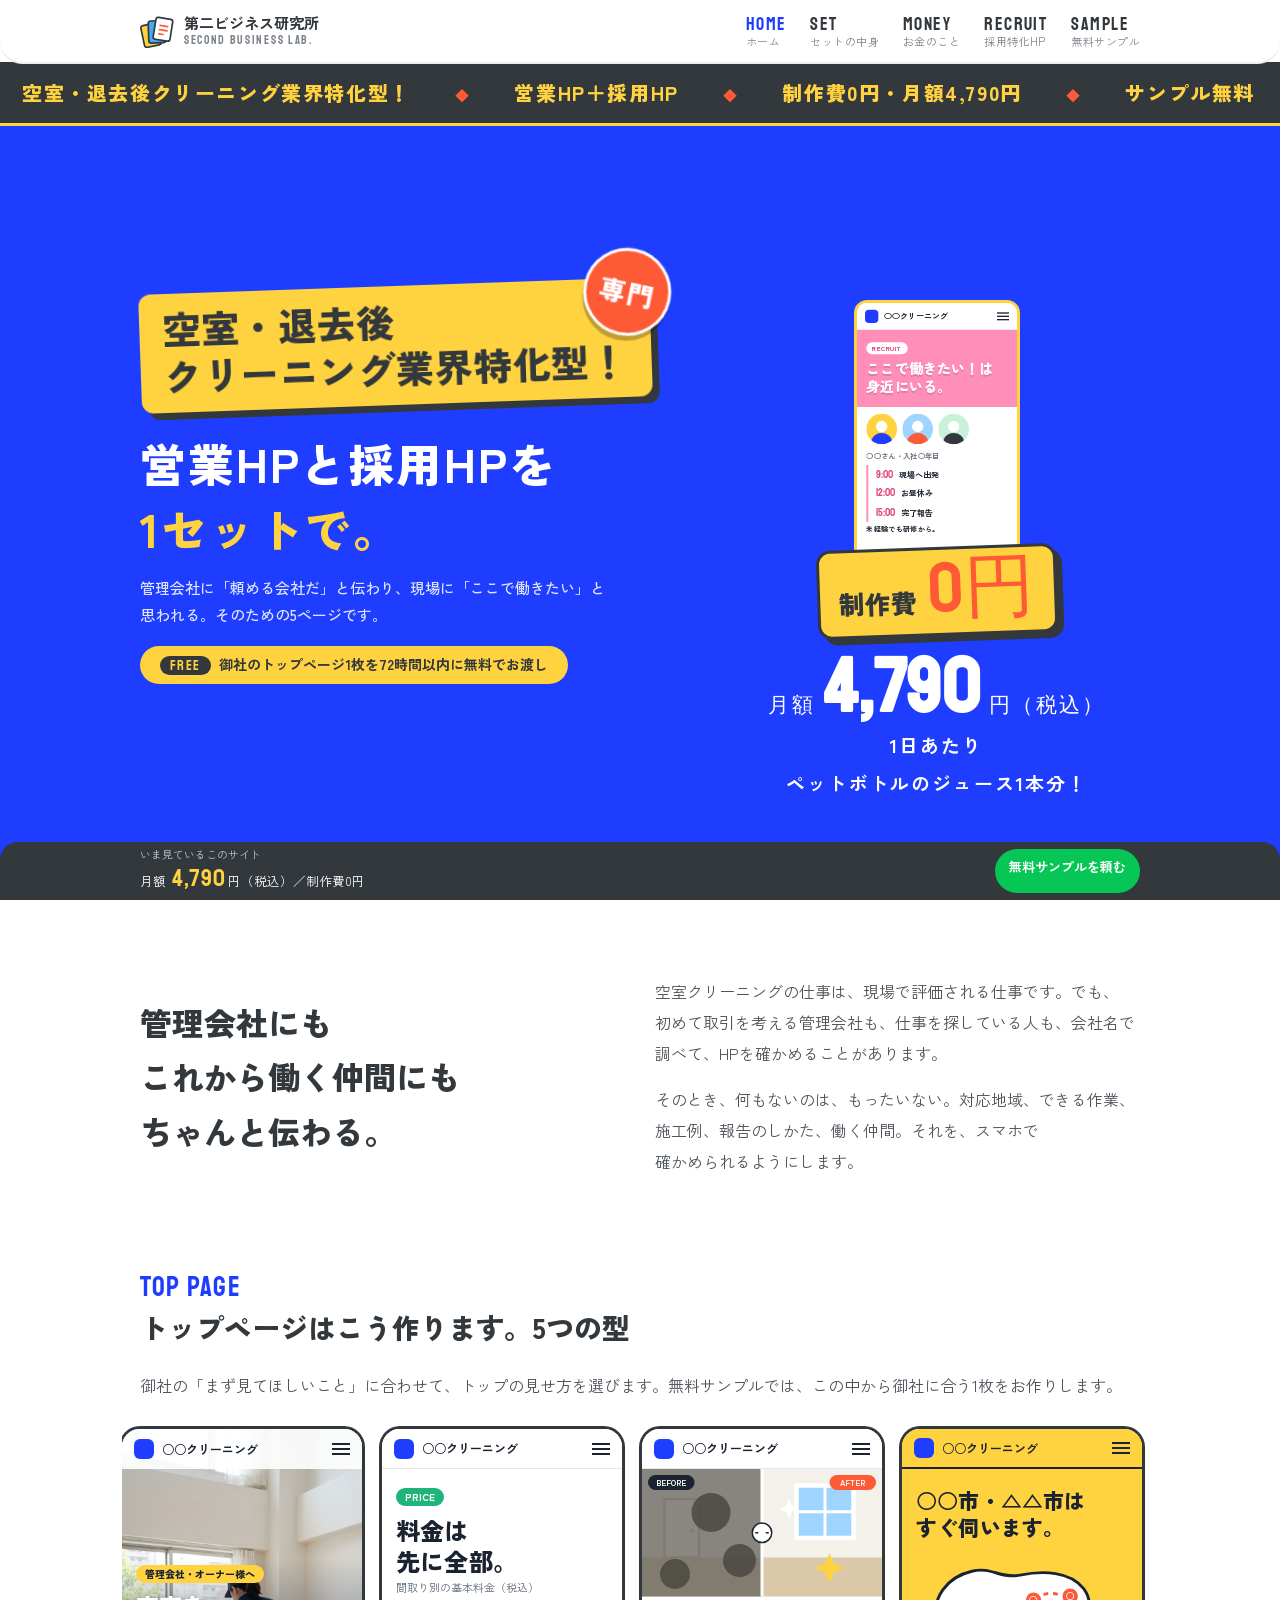
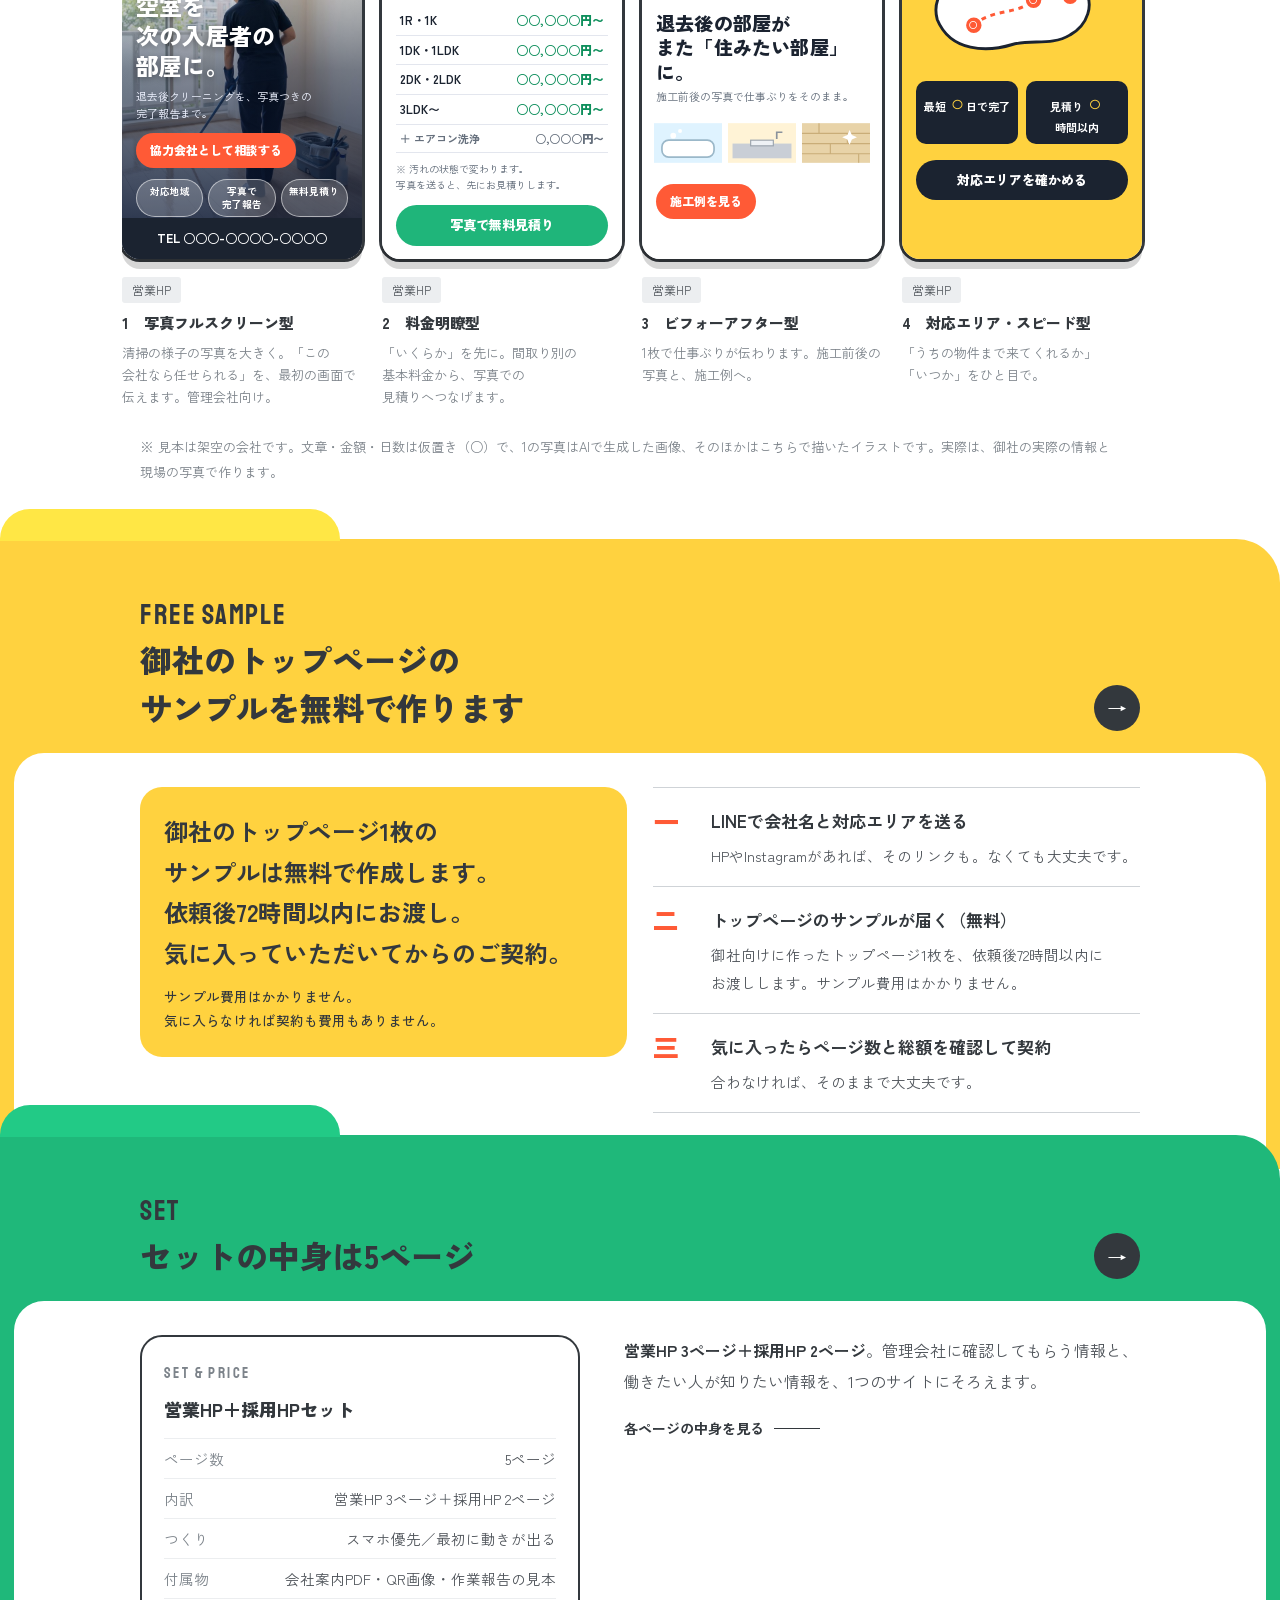
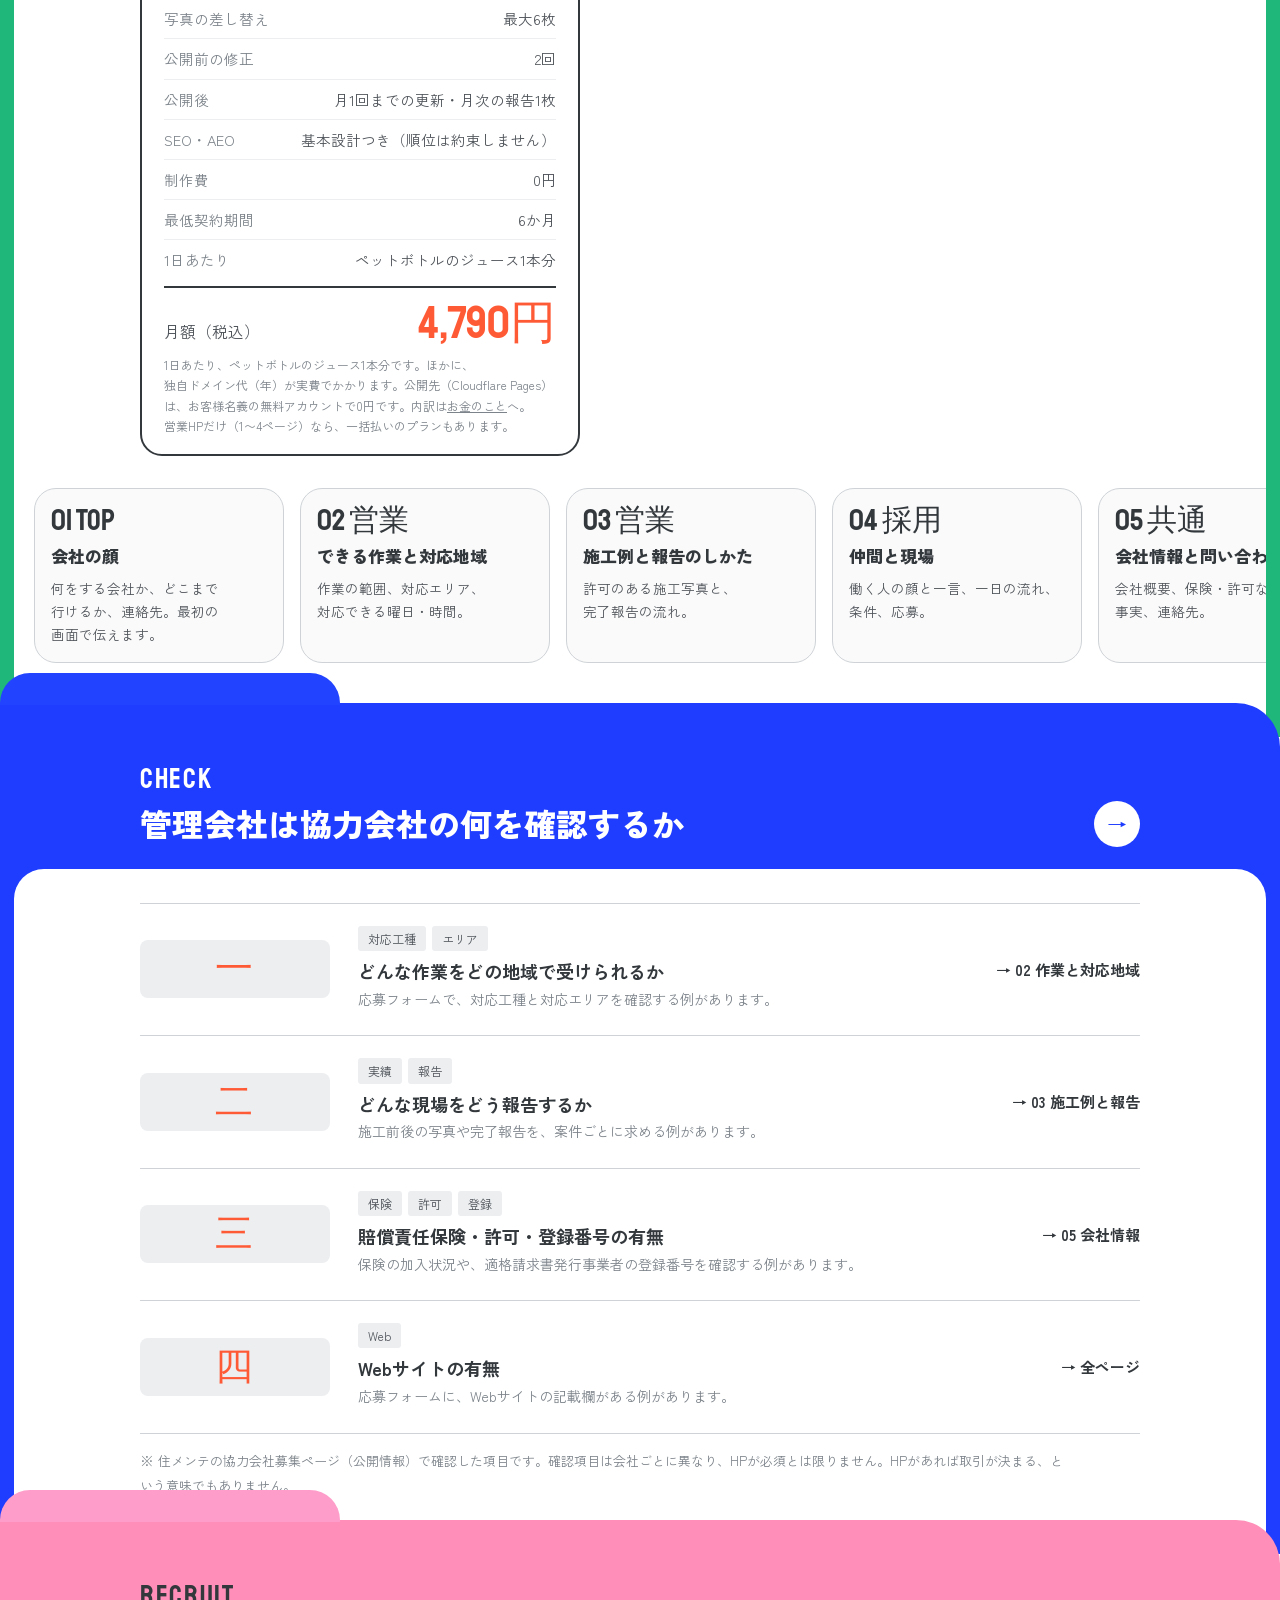
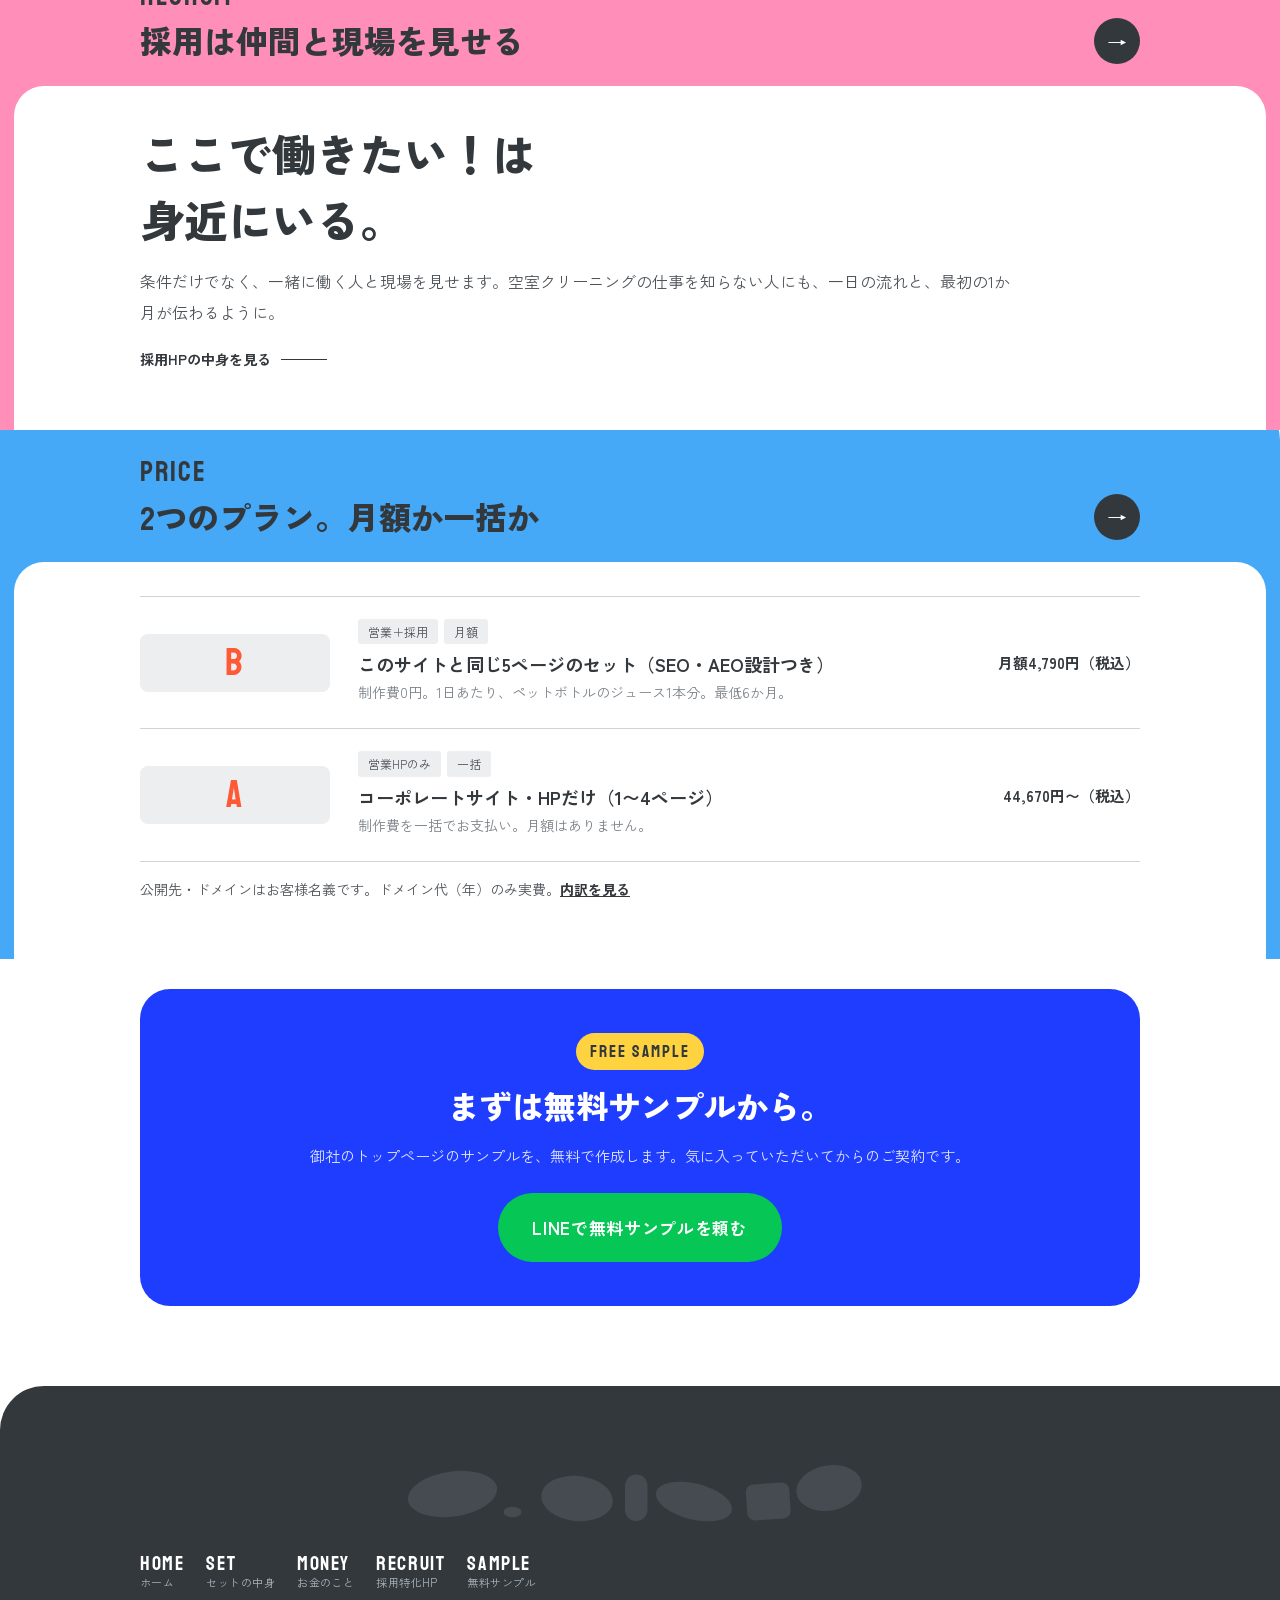
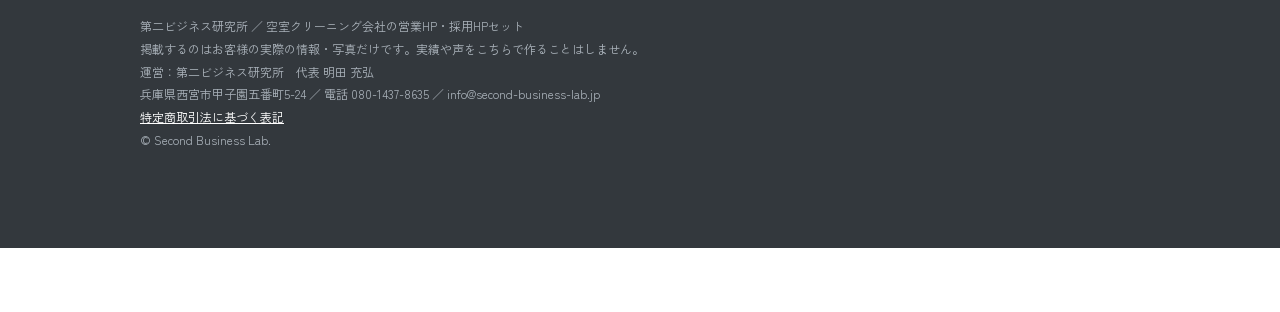
<file: index.html>
<!doctype html>
<html lang="ja" class="no-js">
<head>
<meta charset="utf-8"><meta name="robots" content="noindex,nofollow">
<meta name="viewport" content="width=device-width,initial-scale=1">
<title>空室クリーニング会社の営業HP・採用HPセット｜第二ビジネス研究所</title>
<meta name="description" content="空室クリーニング会社のための、営業HPと採用HPのセット。管理会社に伝わり、仲間にも伝わる5ページ。制作費0円・月額4,790円（税込・最低6か月）。御社のトップページのサンプルは無料、気に入ってから契約。">
<meta name="theme-color" content="#1f3dff">
<meta property="og:type" content="website"><meta property="og:locale" content="ja_JP">
<meta property="og:title" content="空室クリーニング会社の営業HP・採用HPセット｜第二ビジネス研究所"><meta property="og:description" content="空室クリーニング会社のための、営業HPと採用HPのセット。管理会社に伝わり、仲間にも伝わる5ページ。制作費0円・月額4,790円（税込・最低6か月）。御社のトップページのサンプルは無料、気に入ってから契約。">
<link rel="icon" href="data:image/svg+xml,%3Csvg xmlns='http://www.w3.org/2000/svg' viewBox='0 0 40 40'%3E%3Crect width='40' height='40' rx='9' fill='%231f3dff'/%3E%3Crect x='11' y='7' width='18' height='26' rx='3' fill='%23fff'/%3E%3Cpath d='M15 14h10M15 19h10M15 24h6' stroke='%23ff5a36' stroke-width='2.4' stroke-linecap='round'/%3E%3C/svg%3E">
<link rel="preconnect" href="https://fonts.googleapis.com"><link rel="preconnect" href="https://fonts.gstatic.com" crossorigin>
<link href="https://fonts.googleapis.com/css2?family=Staatliches&family=Zen+Kaku+Gothic+New:wght@400;500;700;900&display=swap" rel="stylesheet">
<link rel="stylesheet" href="style.css?v=20261012r">
<script>document.documentElement.className="js"</script>
</head>
<body>
<div id="intro" role="presentation">
<button class="skip" type="button">SKIP</button>
<div class="beat b1"><p class="sm">その<wbr>部屋</p><p class="big">次の<wbr>入居者の<wbr>ために。</p></div>
<div class="beat b2"><svg class="room" viewBox="0 0 320 170" aria-hidden="true">
<rect width="320" height="170" fill="#f4f1ea"/><rect y="118" width="320" height="52" fill="#d9c9a8"/>
<rect x="206" y="22" width="76" height="70" fill="#9fd4ff" stroke="#fff" stroke-width="6"/><path d="M244 22v70M206 57h76" stroke="#fff" stroke-width="4"/>
<rect x="30" y="40" width="46" height="78" fill="#fff" stroke="#c8bfa8" stroke-width="3"/><circle cx="66" cy="82" r="3" fill="#ffd23f"/>
<g class="grime"><rect width="320" height="170" fill="#6d6a63" opacity=".78"/><circle cx="90" cy="60" r="26" fill="#3f3d38" opacity=".7"/><circle cx="170" cy="120" r="30" fill="#3f3d38" opacity=".7"/><circle cx="260" cy="50" r="22" fill="#3f3d38" opacity=".7"/><circle cx="40" cy="140" r="20" fill="#3f3d38" opacity=".7"/></g>
<g class="spark"><path d="M240 60l6 14 14 6-14 6-6 14-6-14-14-6 14-6z" fill="#ffd23f"/><path d="M70 40l4 9 9 4-9 4-4 9-4-9-9-4 9-4z" fill="#fff"/></g>
</svg><p class="big">きれいに<wbr>する<wbr>仕事は<br>ちゃんと<wbr>誇れる。</p></div>
<div class="beat b3"><p class="sm">丁寧な<wbr>仕事なのに</p><p class="big">伝える<wbr>場所が<wbr>ない。</p></div>
<div class="beat b4"><div class="pair"><span class="tagA">営業HP</span><i>×</i><span class="tagB">採用HP</span></div><p class="big">1セットで<br>持つ。</p></div>
<div class="beat b5"><p class="sm">空室クリーニング会社の</p><p class="big">営業・採用HPセット。</p><p class="pr"><b>制作費0円</b> ／ 月額4,790円<wbr>（税込）</p></div>
<div class="progress"><i></i></div>
</div>
<header class="hd"><div class="wrap">
<a class="logo" href="index.html"><svg class="mark" viewBox="0 0 40 40" aria-hidden="true"><rect x="3" y="12" width="20" height="26" rx="3" fill="#ffd23f" stroke="#33383d" stroke-width="2" transform="rotate(-12 13 25)"/><rect x="10" y="8" width="20" height="26" rx="3" fill="#46a9f7" stroke="#33383d" stroke-width="2" transform="rotate(-2 20 21)"/><rect x="17" y="5" width="20" height="26" rx="3" fill="#fff" stroke="#33383d" stroke-width="2" transform="rotate(9 27 18)"/><path d="M23 14h9M23 19h9M23 24h5" stroke="#ff5a36" stroke-width="2" stroke-linecap="round" transform="rotate(9 27 18)"/></svg><span>第二ビジネス研究所<small>SECOND BUSINESS LAB.</small></span></a>
<button class="menu-btn" type="button" aria-expanded="false" aria-controls="gnav"><span>MENU</span><i></i></button>
<ul class="nav" id="gnav"><li><a href="index.html" aria-current="page">HOME<span>ホーム</span></a></li><li><a href="works.html">SET<span>セットの<wbr>中身</span></a></li><li><a href="price.html">MONEY<span>お金の<wbr>こと</span></a></li><li><a href="recruit.html">RECRUIT<span>採用特化HP</span></a></li><li><a href="contact.html">SAMPLE<span>無料サンプル</span></a></li></ul>
</div></header>

<main>
<section class="kv" aria-label="空室クリーニング会社の営業HP・採用HPセット">
<div class="kvband" aria-hidden="true"><div class="track"><span>空室・退去後クリーニング業界特化型！</span><span>営業HP＋採用HP</span><span>制作費0円・月額4,790円</span><span>サンプル無料</span><span>空室・退去後クリーニング業界特化型！</span><span>営業HP＋採用HP</span><span>制作費0円・月額4,790円</span><span>サンプル無料</span></div></div>
<div class="wrap kvg">
<div class="kvl">
<div class="spec"><span class="stamp" aria-hidden="true">専門</span><p class="spec-t"><span class="nb">空室・退去後</span><br><span class="nb">クリーニング業界特化型！</span></p></div>
<h1 class="catch"><span class="nb">営業HPと</span><span class="nb">採用HPを</span><br><em class="nb">1セットで。</em></h1>
<p class="kvsub">管理会社に<wbr>「頼める<wbr>会社だ」と<wbr>伝わり、<wbr>現場に<wbr>「ここで<wbr>働きたい」と<wbr>思われる。<wbr>その<wbr>ための<wbr>5ページです。</p>
<a class="free" href="#free"><b>FREE</b>御社の<wbr>トップページ1枚を<wbr>72時間以内に<wbr>無料で<wbr>お渡し</a>
</div>
<div class="kvr">
<div class="stage" aria-hidden="true"><div class="pg" data-n="1"><div class="mk mk1 ph"><div class="mk-photo"></div><div class="mk-shade"></div><div class="mk-h"><i></i><b>○○クリーニング</b><s></s></div><div class="mk-cp"><span class="mk-tag">管理会社・オーナー様へ</span><h4>空室を<br>次の<wbr>入居者の<br>部屋に。</h4><p>退去後クリーニングを、<wbr>写真つきの<wbr>完了報告まで。</p><span class="mk-btn">協力会社と<wbr>して<wbr>相談する</span><div class="mk-pills"><span>対応地域</span><span>写真で<wbr>完了報告</span><span>無料見積り</span></div></div><div class="mk-tel">TEL ○○○-○○○○-○○○○</div></div></div><div class="pg" data-n="2"><div class="mk mk2"><div class="mk-h"><i></i><b>○○クリーニング</b><s></s></div><div class="mk-top"><span class="mk-tag g">PRICE</span><h4>料金は<br>先に<wbr>全部。</h4><p>間取り別の<wbr>基本料金<wbr>（税込）</p></div><table class="mk-tb"><tr><td>1R・1K</td><td>○○,○○○円〜</td></tr><tr><td>1DK・1LDK</td><td>○○,○○○円〜</td></tr><tr><td>2DK・2LDK</td><td>○○,○○○円〜</td></tr><tr><td>3LDK〜</td><td>○○,○○○円〜</td></tr><tr class="o"><td>＋ エアコン洗浄</td><td>○,○○○円〜</td></tr></table><p class="mk-note">※ 汚れの<wbr>状態で<wbr>変わります。<br>写真を<wbr>送ると、<wbr>先に<wbr>お見積りします。</p><span class="mk-btn g">写真で<wbr>無料見積り</span></div></div><div class="pg" data-n="3"><div class="mk mk3"><div class="mk-h"><i></i><b>○○クリーニング</b><s></s></div><svg viewBox="0 0 320 170" class="mk-svg " aria-hidden="true"><rect width="320" height="170" fill="#f4f1ea"/><rect y="118" width="320" height="52" fill="#d9c9a8"/><rect x="206" y="22" width="76" height="70" fill="#9fd4ff" stroke="#fff" stroke-width="6"/><path d="M244 22v70M206 57h76" stroke="#fff" stroke-width="4"/><rect x="30" y="40" width="46" height="78" fill="#fff" stroke="#c8bfa8" stroke-width="3"/><circle cx="66" cy="82" r="3" fill="#ffd23f"/><rect width="160" height="170" fill="#6d6a63" opacity=".8"/><circle cx="92" cy="58" r="26" fill="#3f3d38" opacity=".7"/><circle cx="44" cy="140" r="20" fill="#3f3d38" opacity=".7"/><circle cx="130" cy="122" r="22" fill="#3f3d38" opacity=".7"/><path d="M250 112l6 14 14 6-14 6-6 14-6-14-14-6 14-6z" fill="#ffd23f"/><path d="M196 40l4 9 9 4-9 4-4 9-4-9-9-4 9-4z" fill="#fff"/><path d="M160 0v170" stroke="#fff" stroke-width="4"/><circle cx="160" cy="85" r="13" fill="#fff" stroke="#1b2330" stroke-width="2"/><path d="M155 85h-4m18 0h-4" stroke="#1b2330" stroke-width="2"/><rect x="8" y="8" width="62" height="20" rx="10" fill="#1b2330"/><text x="39" y="22" fill="#fff" font-size="11" font-weight="700" text-anchor="middle">BEFORE</text><rect x="250" y="8" width="62" height="20" rx="10" fill="#ff5a36"/><text x="281" y="22" fill="#fff" font-size="11" font-weight="700" text-anchor="middle">AFTER</text></svg><h4>退去後の<wbr>部屋が<br>また<wbr>「住みたい<wbr>部屋」に。</h4><p class="mk-sub">施工前後の<wbr>写真で<wbr>仕事ぶりを<wbr>そのまま。</p><div class="mk-photos"><svg viewBox="0 0 120 70" class="mk-th" aria-hidden="true"><rect width="120" height="70" fill="#dff3ff"/><rect x="14" y="30" width="92" height="30" rx="12" fill="#fff" stroke="#9bb8c9" stroke-width="3"/><circle cx="34" cy="22" r="5" fill="#fff"/><circle cx="46" cy="14" r="3.5" fill="#fff"/></svg><svg viewBox="0 0 120 70" class="mk-th" aria-hidden="true"><rect width="120" height="70" fill="#fff3d6"/><rect x="8" y="36" width="104" height="26" fill="#c9ced6"/><rect x="40" y="30" width="40" height="10" fill="#eef1f5" stroke="#9aa3ad" stroke-width="2"/><path d="M86 28v-12h10" stroke="#8a929c" stroke-width="3" fill="none"/></svg><svg viewBox="0 0 120 70" class="mk-th" aria-hidden="true"><rect width="120" height="70" fill="#e8d3a8"/><path d="M0 18h120M0 36h120M0 54h120M30 0v18M80 18v18M50 36v18M100 54v16" stroke="#c9ad78" stroke-width="2"/><path d="M84 12l4 9 9 4-9 4-4 9-4-9-9-4 9-4z" fill="#fff"/></svg></div><span class="mk-btn">施工例を<wbr>見る</span></div></div><div class="pg" data-n="4"><div class="mk mk4"><div class="mk-h"><i></i><b>○○クリーニング</b><s></s></div><h4>○○市・△△市は<br>すぐ<wbr>伺います。</h4><svg viewBox="0 0 220 120" class="mk-map" aria-hidden="true"><path d="M22 70c-6-22 10-44 36-50 20-5 30 8 50 4 24-5 52-4 66 14 12 16 4 38-14 48-20 12-40 4-60 10-26 8-64 8-78-26z" fill="#fff" stroke="#1b2330" stroke-width="3"/><path d="M60 76c20-18 44-10 62-26 12-10 24-8 34-2" stroke="#ff5a36" stroke-width="3" stroke-dasharray="5 5" fill="none"/><g fill="#ff5a36" stroke="#fff" stroke-width="2"><circle cx="60" cy="76" r="9"/><circle cx="122" cy="50" r="9"/><circle cx="160" cy="46" r="9"/></g><g fill="#fff" font-size="9" font-weight="700" text-anchor="middle"><text x="60" y="79">○</text><text x="122" y="53">○</text><text x="160" y="49">○</text></g></svg><div class="mk-badges"><span>最短 <b>○</b>日で<wbr>完了</span><span>見積り <b>○</b>時間以内</span></div><span class="mk-btn k">対応エリアを<wbr>確かめる</span></div></div><div class="pg" data-n="5"><div class="mk mk5"><div class="mk-h"><i></i><b>○○クリーニング</b><s></s></div><div class="mk-hero p"><span class="mk-tag w">RECRUIT</span><h4>ここで<wbr>働きたい！は<br>身近に<wbr>いる。</h4></div><div class="mk-avs"><svg viewBox="0 0 60 60" class="mk-av" aria-hidden="true"><rect width="60" height="60" fill="#ffd23f"/><circle cx="30" cy="25" r="11" fill="#fff"/><path d="M8 60c2-16 12-22 22-22s20 6 22 22z" fill="#1f3dff"/></svg><svg viewBox="0 0 60 60" class="mk-av" aria-hidden="true"><rect width="60" height="60" fill="#9fd4ff"/><circle cx="30" cy="25" r="11" fill="#fff"/><path d="M8 60c2-16 12-22 22-22s20 6 22 22z" fill="#ff5a36"/></svg><svg viewBox="0 0 60 60" class="mk-av" aria-hidden="true"><rect width="60" height="60" fill="#c9f0d8"/><circle cx="30" cy="25" r="11" fill="#fff"/><path d="M8 60c2-16 12-22 22-22s20 6 22 22z" fill="#33383d"/></svg><p>○○さん・入社○年目</p></div><ol class="mk-tl"><li><b>9:00</b>現場へ<wbr>出発</li><li><b>12:00</b>お昼休み</li><li><b>15:00</b>完了報告</li></ol><p class="mk-sub">未経験でも<wbr>研修から。</p><span class="mk-line">LINEで<wbr>応募する</span></div></div></div>
<div class="zero"><span>制作費</span><b>0円</b></div>
<div class="yen en"><small class="mo">月額</small><b>4,790</b><small>円<wbr>（税込）</small></div>
<p class="say">1日あたり<br>ペットボトルの<wbr>ジュース1本分！</p>
</div>
</div></section>

<section class="intro"><div class="wrap">
<p class="stmt rv">管理会社にも<br>これから<wbr>働く<wbr>仲間にも<br>ちゃんと<wbr>伝わる。</p>
<div class="lead rv">
<p>空室クリーニングの<wbr>仕事は、<wbr>現場で<wbr>評価される<wbr>仕事です。<wbr>でも、<wbr>初めて<wbr>取引を<wbr>考える<wbr>管理会社も、<wbr>仕事を<wbr>探している<wbr>人も、<wbr>会社名で<wbr>調べて、<wbr>HPを<wbr>確かめる<wbr>ことがあります。</p>
<p>その<wbr>とき、<wbr>何も<wbr>ないのは、<wbr>もったいない。<wbr>対応地域、<wbr>できる<wbr>作業、<wbr>施工例、<wbr>報告の<wbr>しかた、<wbr>働く<wbr>仲間。<wbr>それを、<wbr>スマホで<wbr>確かめられるようにします。</p>
</div></div></section>

<section class="tops" id="tops"><div class="wrap"><div class="sec-h"><span class="en">TOP PAGE</span><h2>トップページは<wbr>こう<wbr>作ります。<wbr>5つの<wbr>型</h2></div><div class="lead rv"><p>御社の<wbr>「まず<wbr>見てほしい<wbr>こと」に<wbr>合わせて、<wbr>トップの<wbr>見せ方を<wbr>選びます。<wbr>無料サンプルでは、<wbr>この<wbr>中から<wbr>御社に<wbr>合う<wbr>1枚を<wbr>お作りします。</p></div><div class="mkrail"><figure class="mkfig rv"><div class="mkbox"><div class="mk mk1 ph"><div class="mk-photo"></div><div class="mk-shade"></div><div class="mk-h"><i></i><b>○○クリーニング</b><s></s></div><div class="mk-cp"><span class="mk-tag">管理会社・オーナー様へ</span><h4>空室を<br>次の<wbr>入居者の<br>部屋に。</h4><p>退去後クリーニングを、<wbr>写真つきの<wbr>完了報告まで。</p><span class="mk-btn">協力会社と<wbr>して<wbr>相談する</span><div class="mk-pills"><span>対応地域</span><span>写真で<wbr>完了報告</span><span>無料見積り</span></div></div><div class="mk-tel">TEL ○○○-○○○○-○○○○</div></div></div><figcaption><span class="tag">営業HP</span><b>1　写真フルスクリーン型</b><span class="d">清掃の<wbr>様子の<wbr>写真を<wbr>大きく。<wbr>「この<wbr>会社なら<wbr>任せられる」を、<wbr>最初の<wbr>画面で<wbr>伝えます。<wbr>管理会社向け。</span></figcaption></figure><figure class="mkfig rv"><div class="mkbox"><div class="mk mk2"><div class="mk-h"><i></i><b>○○クリーニング</b><s></s></div><div class="mk-top"><span class="mk-tag g">PRICE</span><h4>料金は<br>先に<wbr>全部。</h4><p>間取り別の<wbr>基本料金<wbr>（税込）</p></div><table class="mk-tb"><tr><td>1R・1K</td><td>○○,○○○円〜</td></tr><tr><td>1DK・1LDK</td><td>○○,○○○円〜</td></tr><tr><td>2DK・2LDK</td><td>○○,○○○円〜</td></tr><tr><td>3LDK〜</td><td>○○,○○○円〜</td></tr><tr class="o"><td>＋ エアコン洗浄</td><td>○,○○○円〜</td></tr></table><p class="mk-note">※ 汚れの<wbr>状態で<wbr>変わります。<br>写真を<wbr>送ると、<wbr>先に<wbr>お見積りします。</p><span class="mk-btn g">写真で<wbr>無料見積り</span></div></div><figcaption><span class="tag">営業HP</span><b>2　料金明瞭型</b><span class="d">「いくらか」を<wbr>先に。<wbr>間取り別の<wbr>基本料金から、<wbr>写真での<wbr>見積りへ<wbr>つなげます。</span></figcaption></figure><figure class="mkfig rv"><div class="mkbox"><div class="mk mk3"><div class="mk-h"><i></i><b>○○クリーニング</b><s></s></div><svg viewBox="0 0 320 170" class="mk-svg " aria-hidden="true"><rect width="320" height="170" fill="#f4f1ea"/><rect y="118" width="320" height="52" fill="#d9c9a8"/><rect x="206" y="22" width="76" height="70" fill="#9fd4ff" stroke="#fff" stroke-width="6"/><path d="M244 22v70M206 57h76" stroke="#fff" stroke-width="4"/><rect x="30" y="40" width="46" height="78" fill="#fff" stroke="#c8bfa8" stroke-width="3"/><circle cx="66" cy="82" r="3" fill="#ffd23f"/><rect width="160" height="170" fill="#6d6a63" opacity=".8"/><circle cx="92" cy="58" r="26" fill="#3f3d38" opacity=".7"/><circle cx="44" cy="140" r="20" fill="#3f3d38" opacity=".7"/><circle cx="130" cy="122" r="22" fill="#3f3d38" opacity=".7"/><path d="M250 112l6 14 14 6-14 6-6 14-6-14-14-6 14-6z" fill="#ffd23f"/><path d="M196 40l4 9 9 4-9 4-4 9-4-9-9-4 9-4z" fill="#fff"/><path d="M160 0v170" stroke="#fff" stroke-width="4"/><circle cx="160" cy="85" r="13" fill="#fff" stroke="#1b2330" stroke-width="2"/><path d="M155 85h-4m18 0h-4" stroke="#1b2330" stroke-width="2"/><rect x="8" y="8" width="62" height="20" rx="10" fill="#1b2330"/><text x="39" y="22" fill="#fff" font-size="11" font-weight="700" text-anchor="middle">BEFORE</text><rect x="250" y="8" width="62" height="20" rx="10" fill="#ff5a36"/><text x="281" y="22" fill="#fff" font-size="11" font-weight="700" text-anchor="middle">AFTER</text></svg><h4>退去後の<wbr>部屋が<br>また<wbr>「住みたい<wbr>部屋」に。</h4><p class="mk-sub">施工前後の<wbr>写真で<wbr>仕事ぶりを<wbr>そのまま。</p><div class="mk-photos"><svg viewBox="0 0 120 70" class="mk-th" aria-hidden="true"><rect width="120" height="70" fill="#dff3ff"/><rect x="14" y="30" width="92" height="30" rx="12" fill="#fff" stroke="#9bb8c9" stroke-width="3"/><circle cx="34" cy="22" r="5" fill="#fff"/><circle cx="46" cy="14" r="3.5" fill="#fff"/></svg><svg viewBox="0 0 120 70" class="mk-th" aria-hidden="true"><rect width="120" height="70" fill="#fff3d6"/><rect x="8" y="36" width="104" height="26" fill="#c9ced6"/><rect x="40" y="30" width="40" height="10" fill="#eef1f5" stroke="#9aa3ad" stroke-width="2"/><path d="M86 28v-12h10" stroke="#8a929c" stroke-width="3" fill="none"/></svg><svg viewBox="0 0 120 70" class="mk-th" aria-hidden="true"><rect width="120" height="70" fill="#e8d3a8"/><path d="M0 18h120M0 36h120M0 54h120M30 0v18M80 18v18M50 36v18M100 54v16" stroke="#c9ad78" stroke-width="2"/><path d="M84 12l4 9 9 4-9 4-4 9-4-9-9-4 9-4z" fill="#fff"/></svg></div><span class="mk-btn">施工例を<wbr>見る</span></div></div><figcaption><span class="tag">営業HP</span><b>3　ビフォーアフター型</b><span class="d">1枚で<wbr>仕事ぶりが<wbr>伝わります。<wbr>施工前後の<wbr>写真と、<wbr>施工例へ。</span></figcaption></figure><figure class="mkfig rv"><div class="mkbox"><div class="mk mk4"><div class="mk-h"><i></i><b>○○クリーニング</b><s></s></div><h4>○○市・△△市は<br>すぐ<wbr>伺います。</h4><svg viewBox="0 0 220 120" class="mk-map" aria-hidden="true"><path d="M22 70c-6-22 10-44 36-50 20-5 30 8 50 4 24-5 52-4 66 14 12 16 4 38-14 48-20 12-40 4-60 10-26 8-64 8-78-26z" fill="#fff" stroke="#1b2330" stroke-width="3"/><path d="M60 76c20-18 44-10 62-26 12-10 24-8 34-2" stroke="#ff5a36" stroke-width="3" stroke-dasharray="5 5" fill="none"/><g fill="#ff5a36" stroke="#fff" stroke-width="2"><circle cx="60" cy="76" r="9"/><circle cx="122" cy="50" r="9"/><circle cx="160" cy="46" r="9"/></g><g fill="#fff" font-size="9" font-weight="700" text-anchor="middle"><text x="60" y="79">○</text><text x="122" y="53">○</text><text x="160" y="49">○</text></g></svg><div class="mk-badges"><span>最短 <b>○</b>日で<wbr>完了</span><span>見積り <b>○</b>時間以内</span></div><span class="mk-btn k">対応エリアを<wbr>確かめる</span></div></div><figcaption><span class="tag">営業HP</span><b>4　対応エリア・スピード型</b><span class="d">「うちの<wbr>物件まで<wbr>来てくれるか」<wbr>「いつか」を<wbr>ひと目で。</span></figcaption></figure><figure class="mkfig rv"><div class="mkbox"><div class="mk mk5"><div class="mk-h"><i></i><b>○○クリーニング</b><s></s></div><div class="mk-hero p"><span class="mk-tag w">RECRUIT</span><h4>ここで<wbr>働きたい！は<br>身近に<wbr>いる。</h4></div><div class="mk-avs"><svg viewBox="0 0 60 60" class="mk-av" aria-hidden="true"><rect width="60" height="60" fill="#ffd23f"/><circle cx="30" cy="25" r="11" fill="#fff"/><path d="M8 60c2-16 12-22 22-22s20 6 22 22z" fill="#1f3dff"/></svg><svg viewBox="0 0 60 60" class="mk-av" aria-hidden="true"><rect width="60" height="60" fill="#9fd4ff"/><circle cx="30" cy="25" r="11" fill="#fff"/><path d="M8 60c2-16 12-22 22-22s20 6 22 22z" fill="#ff5a36"/></svg><svg viewBox="0 0 60 60" class="mk-av" aria-hidden="true"><rect width="60" height="60" fill="#c9f0d8"/><circle cx="30" cy="25" r="11" fill="#fff"/><path d="M8 60c2-16 12-22 22-22s20 6 22 22z" fill="#33383d"/></svg><p>○○さん・入社○年目</p></div><ol class="mk-tl"><li><b>9:00</b>現場へ<wbr>出発</li><li><b>12:00</b>お昼休み</li><li><b>15:00</b>完了報告</li></ol><p class="mk-sub">未経験でも<wbr>研修から。</p><span class="mk-line">LINEで<wbr>応募する</span></div></div><figcaption><span class="tag">採用HP</span><b>5　採用型</b><span class="d">仲間と<wbr>一日の<wbr>流れ。<wbr>応募の<wbr>入口は、<wbr>LINEか<wbr>電話の<wbr>1つに<wbr>絞ります。</span></figcaption></figure></div><p class="mkfoot">※ 見本は<wbr>架空の<wbr>会社です。<wbr>文章・金額・日数は<wbr>仮置き<wbr>（○）で、<wbr>1の<wbr>写真は<wbr>AIで<wbr>生成した<wbr>画像、<wbr>その<wbr>ほかは<wbr>こちらで<wbr>描いた<wbr>イラストです。<wbr>実際は、<wbr>御社の<wbr>実際の<wbr>情報と<wbr>現場の<wbr>写真で<wbr>作ります。</p></div></section>
<div class="folders">
<section class="folder f-yellow" id="free"><div class="wrap">
<div class="fh"><div><span class="en">FREE SAMPLE</span><h2>御社の<wbr>トップページの<br>サンプルを<wbr>無料で<wbr>作ります</h2></div>
<a class="arrow" href="contact.html" aria-label="無料サンプルの頼み方を見る">→</a></div></div>
<div class="panel"><div class="wrap free-grid">
<div class="rv"><div class="promise">御社の<wbr>トップページ1枚の<br>サンプルは<wbr>無料で<wbr>作成します。<br>依頼後72時間以内に<wbr>お渡し。<br><span class="nb">気に<wbr>入っていただいてからの</span><span class="nb">ご契約。</span><small>サンプル費用は<wbr>かかりません。<wbr>気に入らなければ<wbr>契約も<wbr>費用も<wbr>ありません。</small></div></div>
<ol class="free-steps rv">
<li><span class="n">一</span><b>LINEで<wbr>会社名と<wbr>対応エリアを<wbr>送る</b><span class="d">HPや<wbr>Instagramが<wbr>あれば、<wbr>そのリンクも。<wbr>なくても<wbr>大丈夫です。</span></li>
<li><span class="n">二</span><b>トップページの<wbr>サンプルが<wbr>届く<wbr>（無料）</b><span class="d">御社向けに<wbr>作った<wbr>トップページ1枚を、<wbr>依頼後72時間以内に<wbr>お渡しします。<wbr>サンプル費用は<wbr>かかりません。</span></li>
<li><span class="n">三</span><b>気に<wbr>入ったら<wbr>ページ数と<wbr>総額を<wbr>確認して<wbr>契約</b><span class="d">合わなければ、<wbr>そのままで<wbr>大丈夫です。</span></li>
</ol>
</div></div>
</section>

<section class="folder f-green"><div class="wrap">
<div class="fh"><div><span class="en">SET</span><h2>セットの<wbr>中身は<wbr>5ページ</h2></div>
<a class="arrow" href="works.html" aria-label="セットの中身を見る">→</a></div></div>
<div class="panel"><div class="wrap two"><div class="receipt rv" aria-label="このセットの仕様と金額">
<h2>SET &amp; PRICE</h2>
<div class="ttl">営業HP＋採用HPセット</div>
<dl>
<dt>ページ数</dt><dd>5ページ</dd>
<dt>内訳</dt><dd><span class="nb">営業HP 3ページ</span><span class="nb">＋採用HP 2ページ</span></dd>
<dt>つくり</dt><dd><span class="nb">スマホ優先／</span><span class="nb">最初に<wbr>動きが<wbr>出る</span></dd>
<dt>付属物</dt><dd><span class="nb">会社案内PDF・</span><span class="nb">QR画像・</span><span class="nb">作業報告の<wbr>見本</span></dd>
<dt>写真の<wbr>差し替え</dt><dd>最大6枚</dd>
<dt>公開前の<wbr>修正</dt><dd>2回</dd>
<dt>公開後</dt><dd><span class="nb">月1回までの<wbr>更新・</span><span class="nb">月次の<wbr>報告1枚</span></dd>
<dt>SEO・AEO</dt><dd><span class="nb">基本設<wbr>計つき</span><span class="nb">（順位は<wbr>約束しません）</span></dd>
<dt>制作費</dt><dd>0円</dd>
<dt>最低契約期間</dt><dd>6か<wbr>月</dd>
<dt>1日あたり</dt><dd>ペットボトルの<wbr>ジュース1本分</dd>
</dl>
<div class="total"><span>月額<wbr>（税込）</span><b>4,790円</b></div>
<p class="note">1日あたり、<wbr>ペットボトルの<wbr>ジュース1本分です。<wbr>ほかに、<wbr>独自ドメイン代<wbr>（年）が<wbr>実費で<wbr>かかります。<wbr>公開先<wbr>（Cloudflare Pages）は、<wbr>お客様名義の<wbr>無料アカウントで<wbr>0円です。<wbr>内訳は<a href="price.html">お金の<wbr>こと</a>へ。<wbr>営業HPだけ<wbr>（1〜4ページ）なら、<wbr>一括<wbr>払いの<wbr>プランも<wbr>あります。</p>
</div>
<div class="lead rv"><p><b style="color:var(--ink)"><span class="nb">営業HP 3ページ</span>＋<span class="nb">採用HP 2ページ</span></b>。<wbr>管理会社に<wbr>確認して<wbr>もらう<wbr>情報と、<wbr>働きたい<wbr>人が<wbr>知りたい<wbr>情報を、<wbr>1つの<wbr>サイトに<wbr>そろえます。</p>
<p style="margin-top:14px"><a class="more" href="works.html">各ページの<wbr>中身を<wbr>見る</a></p></div></div>
<div class="rail">
<a class="tile" href="works.html"><span class="n">01 TOP</span><span style="font-weight:800;color:var(--ink);font-size:17px;line-height:1.5">会社の<wbr>顔</span><p>何を<wbr>する<wbr>会社か、<wbr>どこまで<wbr>行けるか、<wbr>連絡先。<wbr>最初の<wbr>画面で<wbr>伝えます。</p></a>
<a class="tile" href="works.html"><span class="n">02 営業</span><span style="font-weight:800;color:var(--ink);font-size:17px;line-height:1.5">できる<wbr>作業と<wbr>対応地域</span><p>作業の<wbr>範囲、<wbr>対応エリア、<wbr>対応できる<wbr>曜日・時間。</p></a>
<a class="tile" href="works.html"><span class="n">03 営業</span><span style="font-weight:800;color:var(--ink);font-size:17px;line-height:1.5">施工例と<wbr>報告の<wbr>しかた</span><p>許可の<wbr>ある<wbr>施工写真と、<wbr>完了報告の<wbr>流れ。</p></a>
<a class="tile" href="works.html"><span class="n">04 採用</span><span style="font-weight:800;color:var(--ink);font-size:17px;line-height:1.5">仲間と<wbr>現場</span><p>働く<wbr>人の<wbr>顔と<wbr>一言、<wbr>一日の<wbr>流れ、<wbr>条件、<wbr>応募。</p></a>
<a class="tile" href="works.html"><span class="n">05 共通</span><span style="font-weight:800;color:var(--ink);font-size:17px;line-height:1.5">会社情報と<wbr>問い合わせ</span><p>会社概要、<wbr>保険・許可などの<wbr>事実、<wbr>連絡先。</p></a>
</div></div>
</section>

<section class="folder f-blue"><div class="wrap">
<div class="fh"><div><span class="en">CHECK</span><h2>管理会社は<wbr>協力会社の<wbr>何を<wbr>確認するか</h2></div>
<a class="arrow" href="works.html" aria-label="詳しく見る">→</a></div></div>
<div class="panel"><div class="wrap">
<ul class="rows">
<li class="rv"><div class="r"><div class="th"><span class="en" style="font-size:38px;color:var(--coral)">一</span></div><div><div class="tags"><span class="tag">対応工種</span><span class="tag">エリア</span></div><h3>どんな<wbr>作業を<wbr>どの<wbr>地域で<wbr>受けられるか</h3><p>応募フォームで、<wbr>対応工種と<wbr>対応エリアを<wbr>確認する<wbr>例が<wbr>あります。</p></div><div class="amt" style="font-size:15px;font-family:var(--jp);font-weight:700;color:var(--ink)">→ 02 作業と<wbr>対応地域</div></div></li>
<li class="rv"><div class="r"><div class="th"><span class="en" style="font-size:38px;color:var(--coral)">二</span></div><div><div class="tags"><span class="tag">実績</span><span class="tag">報告</span></div><h3>どんな<wbr>現場を<wbr>どう<wbr>報告するか</h3><p>施工前後の<wbr>写真や<wbr>完了報告を、<wbr>案件ごとに<wbr>求める<wbr>例が<wbr>あります。</p></div><div class="amt" style="font-size:15px;font-family:var(--jp);font-weight:700;color:var(--ink)">→ 03 施工例と<wbr>報告</div></div></li>
<li class="rv"><div class="r"><div class="th"><span class="en" style="font-size:38px;color:var(--coral)">三</span></div><div><div class="tags"><span class="tag">保険</span><span class="tag">許可</span><span class="tag">登録</span></div><h3>賠償責任保険・許可・登録番号の<wbr>有無</h3><p>保険の<wbr>加入状況や、<wbr>適格請求書発行事業者の<wbr>登録番号を<wbr>確認する<wbr>例が<wbr>あります。</p></div><div class="amt" style="font-size:15px;font-family:var(--jp);font-weight:700;color:var(--ink)">→ 05 会社情報</div></div></li>
<li class="rv"><div class="r"><div class="th"><span class="en" style="font-size:38px;color:var(--coral)">四</span></div><div><div class="tags"><span class="tag">Web</span></div><h3>Webサイトの<wbr>有無</h3><p>応募フォームに、<wbr>Webサイトの<wbr>記載欄が<wbr>ある<wbr>例が<wbr>あります。</p></div><div class="amt" style="font-size:15px;font-family:var(--jp);font-weight:700;color:var(--ink)">→ 全ページ</div></div></li>
</ul>
<p style="font-size:13px;color:var(--mute);margin-top:14px">※ 住メンテの<wbr>協力会社募集ページ<wbr>（公開情報）で<wbr>確認した<wbr>項目です。<wbr>確認項目は<wbr>会社ごとに<wbr>異なり、<wbr>HPが<wbr>必須とは<wbr>限りません。<wbr>HPが<wbr>あれば<wbr>取引が<wbr>決まる、と<wbr>いう<wbr>意味でもありません。</p>
</div></div>
</section>

<section class="folder f-pink"><div class="wrap">
<div class="fh"><div><span class="en">RECRUIT</span><h2>採用は<wbr>仲間と<wbr>現場を<wbr>見せる</h2></div>
<a class="arrow" href="recruit.html" aria-label="採用HPを見る">→</a></div></div>
<div class="panel"><div class="wrap">
<p class="rcatch rv">ここで<wbr>働きたい！は<br>身近に<wbr>いる。</p>
<div class="lead rv"><p>条件だけでなく、<wbr>一緒に<wbr>働く<wbr>人と<wbr>現場を<wbr>見せます。<wbr>空室クリーニングの<wbr>仕事を<wbr>知らない<wbr>人にも、<wbr>一日の<wbr>流れと、<wbr>最初の<wbr>1か<wbr>月が<wbr>伝わるように。</p>
<p style="margin-top:14px"><a class="more" href="recruit.html">採用HPの<wbr>中身を<wbr>見る</a></p></div>
</div></div>
</section>

<section class="folder f-sky"><div class="wrap">
<div class="fh"><div><span class="en">PRICE</span><h2>2つの<wbr>プラン。<wbr>月額か<wbr>一括か</h2></div>
<a class="arrow" href="price.html" aria-label="お金のことを見る">→</a></div></div>
<div class="panel"><div class="wrap">
<ul class="rows">
<li class="rv"><div class="r"><div class="th"><span class="en" style="font-size:38px;color:var(--coral)">B</span></div><div><div class="tags"><span class="tag">営業＋採用</span><span class="tag">月額</span></div><h3>この<wbr>サイトと<wbr>同じ<wbr>5ページの<wbr>セット<wbr>（SEO・AEO設計つき）</h3><p>制作費0円。<wbr>1日あたり、<wbr>ペットボトルの<wbr>ジュース1本分。<wbr>最低6か月。</p></div><div class="amt" style="font-size:15px;font-family:var(--jp);font-weight:700;color:var(--ink)">月額4,790円<wbr>（税込）</div></div></li>
<li class="rv"><div class="r"><div class="th"><span class="en" style="font-size:38px;color:var(--coral)">A</span></div><div><div class="tags"><span class="tag">営業HPのみ</span><span class="tag">一括</span></div><h3>コーポレートサイト・HPだけ<wbr>（1〜4ページ）</h3><p>制作費を<wbr>一括で<wbr>お支払い。<wbr>月額は<wbr>ありません。</p></div><div class="amt" style="font-size:15px;font-family:var(--jp);font-weight:700;color:var(--ink)">44,670円〜<wbr>（税込）</div></div></li>
</ul>
<p style="font-size:14px;margin-top:14px">公開先・ドメインは<wbr>お客様名義です。<wbr>ドメイン代<wbr>（年）のみ<wbr>実費。<a href="price.html" style="color:var(--ink);font-weight:700">内訳を<wbr>見る</a></p>
</div></div>
</section>
</div>

<section class="sec"><div class="wrap"><div class="cta-card rv">
<span class="chip">FREE SAMPLE</span>
<h2>まずは<wbr>無料サンプルから。</h2><p>御社の<wbr>トップページの<wbr>サンプルを、<wbr>無料で<wbr>作成します。<wbr>気に入っていただいてからの<wbr>ご契約です。</p>
<a class="btn line big" href="https://lin.ee/Pv7TeN5" target="_blank" rel="noopener">LINEで<wbr>無料サンプルを<wbr>頼む</a>
</div></div></section>
</main>
<footer class="ft"><div class="wrap">
<svg class="stones" viewBox="0 0 640 120" aria-hidden="true" preserveAspectRatio="xMidYMid meet"><g class="stone"><ellipse cx="70" cy="72" rx="60" ry="30" transform="rotate(-8 70 72)"/><ellipse cx="150" cy="96" rx="12" ry="7"/><ellipse cx="236" cy="78" rx="48" ry="30" transform="rotate(6 236 78)"/><rect x="300" y="46" width="30" height="62" rx="15"/><ellipse cx="392" cy="82" rx="52" ry="24" transform="rotate(14 392 82)"/><rect x="462" y="58" width="58" height="48" rx="10" transform="rotate(-4 490 82)"/><ellipse cx="572" cy="64" rx="44" ry="30" transform="rotate(-10 572 64)"/></g></svg>
<ul class="nav"><li><a href="index.html">HOME<span>ホーム</span></a></li><li><a href="works.html">SET<span>セットの<wbr>中身</span></a></li><li><a href="price.html">MONEY<span>お金の<wbr>こと</span></a></li><li><a href="recruit.html">RECRUIT<span>採用特化HP</span></a></li><li><a href="contact.html">SAMPLE<span>無料サンプル</span></a></li></ul>
<small><span class="nb">第二ビジネス研究所</span> ／ <span class="nb">空室クリーニング会社の</span><span class="nb">営業HP・採用HPセット</span><br>
<span class="nb">掲載するのは</span><span class="nb">お客様の<wbr>実際の<wbr>情報・写真だけです。</span><span class="nb">実績や<wbr>声を</span><span class="nb">こちらで<wbr>作る<wbr>ことはしません。</span><br>
運営：第二ビジネス研究所　代表 明田 充弘<br>
<span class="nb">兵庫県西宮市甲子園五番町5-24</span> ／ <span class="nb">電話 080-1437-8635</span> ／ <span class="nb">info@second-business-lab.jp</span><br>
<a href="contact.html#tokushoho" style="color:#fff">特定商取引法に<wbr>基づく<wbr>表記</a><br>
© Second Business Lab.</small>
</div></footer>
<aside class="bar" aria-label="いま見ているこのサイトの金額と無料サンプル"><div class="wrap">
<div class="t"><span>いま見ている<wbr>この<wbr>サイト</span><div>月額 <b>4,790</b>円<wbr>（税込）<wbr>／制作費0円</div></div>
<a href="https://lin.ee/Pv7TeN5" target="_blank" rel="noopener"><span class="lg">無料サンプルを<wbr>頼む</span><span class="sm">無料サンプル</span></a>
</div></aside>
<script src="main.js?v=20261012r"></script>
</body></html>
</file>
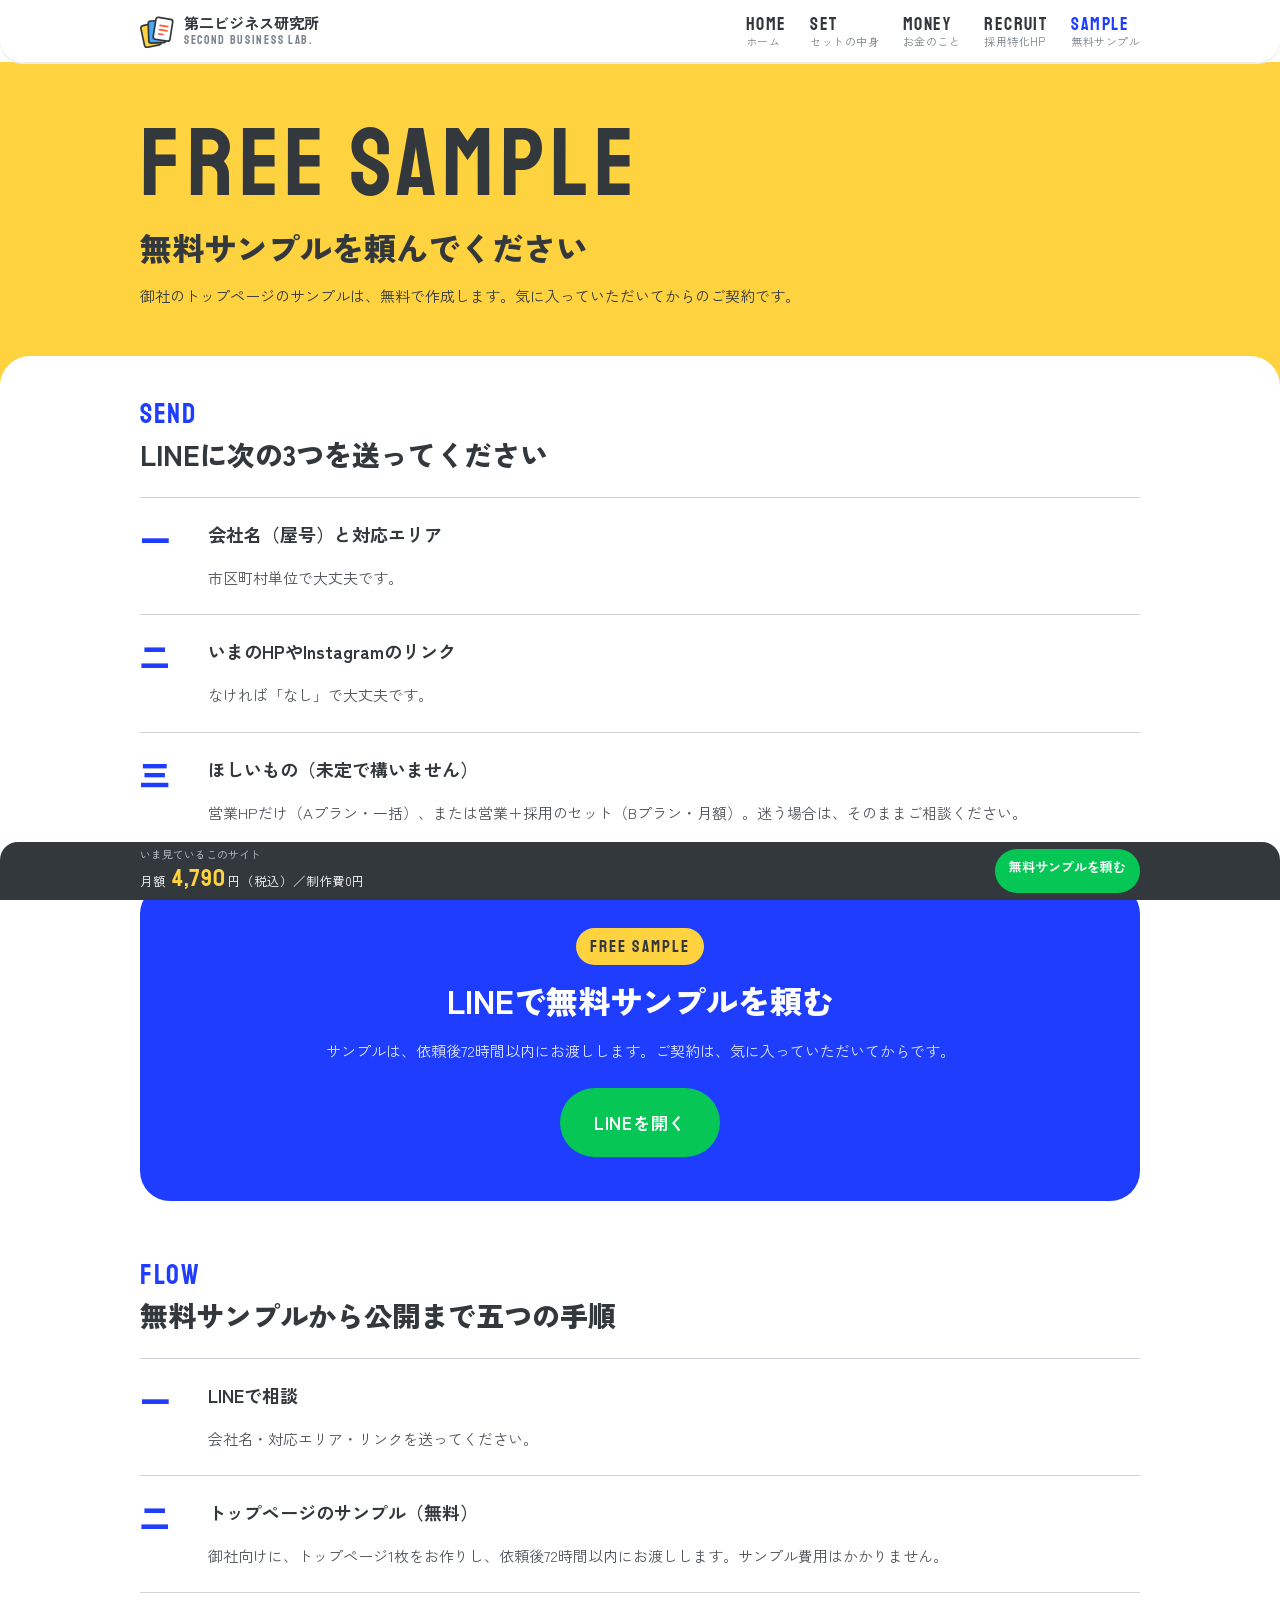
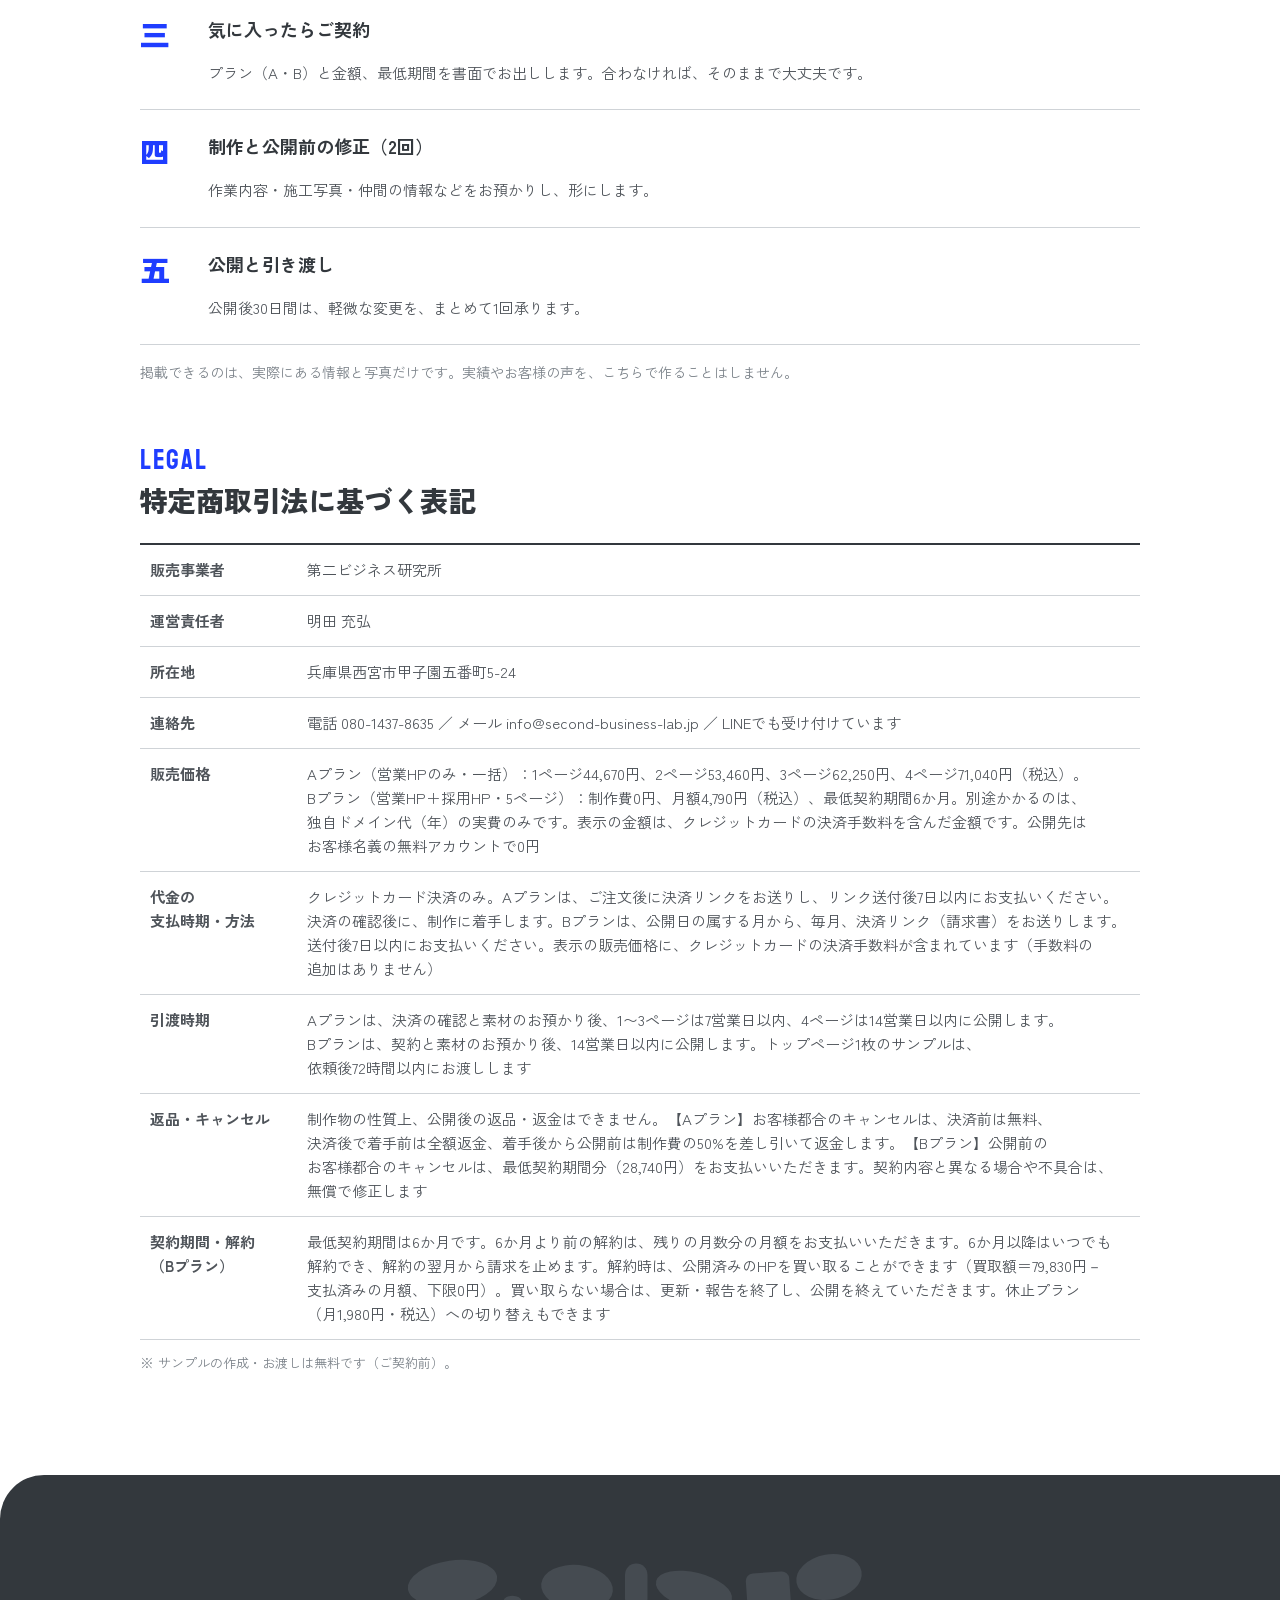
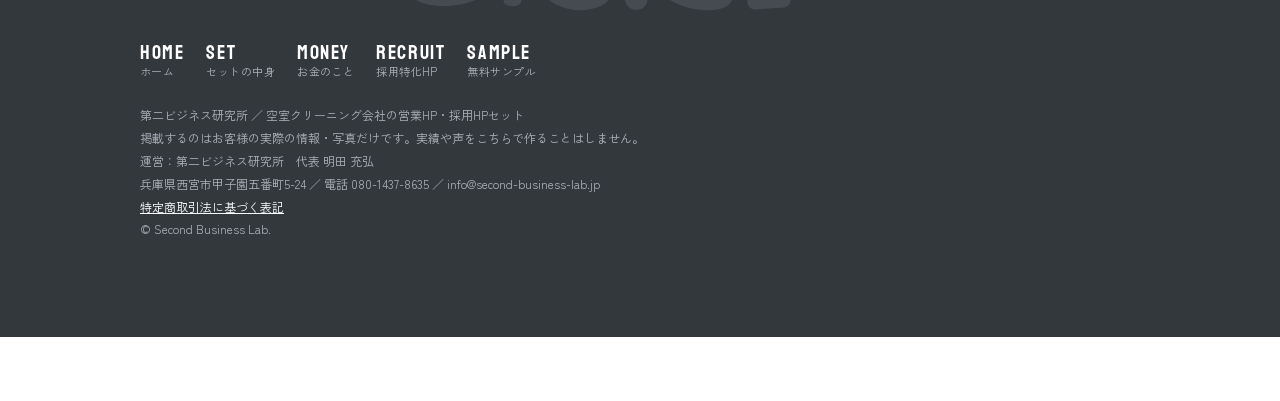
<file: contact.html>
<!doctype html>
<html lang="ja" class="no-js">
<head>
<meta charset="utf-8"><meta name="robots" content="noindex,nofollow">
<meta name="viewport" content="width=device-width,initial-scale=1">
<title>無料サンプルを頼む・進め方｜空室クリーニング会社の営業HP・採用HPセット｜第二ビジネス研究所</title>
<meta name="description" content="御社のトップページのサンプルを無料で作成します。気に入っていただいてからのご契約です。窓口はLINEです。">
<meta name="theme-color" content="#1f3dff">
<meta property="og:type" content="website"><meta property="og:locale" content="ja_JP">
<meta property="og:title" content="無料サンプルを頼む・進め方｜空室クリーニング会社の営業HP・採用HPセット｜第二ビジネス研究所"><meta property="og:description" content="御社のトップページのサンプルを無料で作成します。気に入っていただいてからのご契約です。窓口はLINEです。">
<link rel="icon" href="data:image/svg+xml,%3Csvg xmlns='http://www.w3.org/2000/svg' viewBox='0 0 40 40'%3E%3Crect width='40' height='40' rx='9' fill='%231f3dff'/%3E%3Crect x='11' y='7' width='18' height='26' rx='3' fill='%23fff'/%3E%3Cpath d='M15 14h10M15 19h10M15 24h6' stroke='%23ff5a36' stroke-width='2.4' stroke-linecap='round'/%3E%3C/svg%3E">
<link rel="preconnect" href="https://fonts.googleapis.com"><link rel="preconnect" href="https://fonts.gstatic.com" crossorigin>
<link href="https://fonts.googleapis.com/css2?family=Staatliches&family=Zen+Kaku+Gothic+New:wght@400;500;700;900&display=swap" rel="stylesheet">
<link rel="stylesheet" href="style.css?v=20261012r">
<script>document.documentElement.className="js"</script>
</head>
<body>
<header class="hd"><div class="wrap">
<a class="logo" href="index.html"><svg class="mark" viewBox="0 0 40 40" aria-hidden="true"><rect x="3" y="12" width="20" height="26" rx="3" fill="#ffd23f" stroke="#33383d" stroke-width="2" transform="rotate(-12 13 25)"/><rect x="10" y="8" width="20" height="26" rx="3" fill="#46a9f7" stroke="#33383d" stroke-width="2" transform="rotate(-2 20 21)"/><rect x="17" y="5" width="20" height="26" rx="3" fill="#fff" stroke="#33383d" stroke-width="2" transform="rotate(9 27 18)"/><path d="M23 14h9M23 19h9M23 24h5" stroke="#ff5a36" stroke-width="2" stroke-linecap="round" transform="rotate(9 27 18)"/></svg><span>第二ビジネス研究所<small>SECOND BUSINESS LAB.</small></span></a>
<button class="menu-btn" type="button" aria-expanded="false" aria-controls="gnav"><span>MENU</span><i></i></button>
<ul class="nav" id="gnav"><li><a href="index.html">HOME<span>ホーム</span></a></li><li><a href="works.html">SET<span>セットの<wbr>中身</span></a></li><li><a href="price.html">MONEY<span>お金の<wbr>こと</span></a></li><li><a href="recruit.html">RECRUIT<span>採用特化HP</span></a></li><li><a href="contact.html" aria-current="page">SAMPLE<span>無料サンプル</span></a></li></ul>
</div></header>
<section class="pagehead f-yellow"><div class="wrap"><span class="en">FREE SAMPLE</span><h1>無料サンプルを<wbr>頼んでください</h1><p>御社の<wbr>トップページの<wbr>サンプルは、<wbr>無料で<wbr>作成します。<wbr>気に入っていただいてからの<wbr>ご契約です。</p></div></section>
<div class="pagebody"><div class="wrap">
<div class="sec" style="padding-top:0">
<div class="sec-h"><span class="en">SEND</span><h2>LINEに<wbr>次の<wbr>3つを<wbr>送ってください</h2></div>
<ol class="kan">
<li class="rv"><span class="n">一</span><h3>会社名<wbr>（屋号）と<wbr>対応エリア</h3><p>市区町村単位で<wbr>大丈夫です。</p></li>
<li class="rv"><span class="n">二</span><h3>いまの<wbr>HPや<wbr>Instagramの<wbr>リンク</h3><p>なければ<wbr>「なし」で<wbr>大丈夫です。</p></li>
<li class="rv"><span class="n">三</span><h3>ほしい<wbr>もの<wbr>（未定で<wbr>構いません）</h3><p>営業HPだけ<wbr>（Aプラン・<wbr>一括）、<wbr>または<wbr>営業＋採用の<wbr>セット<wbr>（Bプラン・月額）。<wbr>迷う<wbr>場合は、<wbr>そのまま<wbr>ご相談ください。</p></li>
</ol>
<div class="cta-card rv" style="margin-top:34px"><span class="chip">FREE SAMPLE</span><h2>LINEで<wbr>無料サンプルを<wbr>頼む</h2><p>サンプルは、<wbr>依頼後72時間以内に<wbr>お渡しします。<wbr>ご契約は、<wbr>気に<wbr>入っていただいてからです。</p>
<a class="btn line big" href="https://lin.ee/Pv7TeN5" target="_blank" rel="noopener">LINEを<wbr>開く</a></div>
</div>

<div class="sec" id="flow"><div class="sec-h"><span class="en">FLOW</span><h2>無料サンプルから<wbr>公開まで<wbr>五つの<wbr>手順</h2></div>
<ol class="kan">
<li class="rv"><span class="n">一</span><h3>LINEで<wbr>相談</h3><p>会社名・対応エリア・リンクを<wbr>送ってください。</p></li>
<li class="rv"><span class="n">二</span><h3>トップページの<wbr>サンプル<wbr>（無料）</h3><p>御社向けに、<wbr>トップページ1枚を<wbr>お作りし、<wbr>依頼後72時間以内に<wbr>お渡しします。<wbr>サンプル費用は<wbr>かかりません。</p></li>
<li class="rv"><span class="n">三</span><h3>気に<wbr>入ったら<wbr>ご契約</h3><p>プラン（A・B）と<wbr>金額、<wbr>最低期間を<wbr>書面で<wbr>お出しします。<wbr>合わなければ、<wbr>そのままで<wbr>大丈夫です。</p></li>
<li class="rv"><span class="n">四</span><h3>制作と<wbr>公開前の<wbr>修正<wbr>（2回）</h3><p>作業内容・<wbr>施工写真・仲間の<wbr>情報などを<wbr>お預かりし、<wbr>形にします。</p></li>
<li class="rv"><span class="n">五</span><h3>公開と<wbr>引き渡し</h3><p>公開後30日間は、<wbr>軽微な<wbr>変更を、<wbr>まとめて<wbr>1回承ります。</p></li>
</ol>
<p style="font-size:14px;color:var(--mute);margin-top:14px">掲載できるのは、<wbr>実際に<wbr>ある<wbr>情報と<wbr>写真だけです。<wbr>実績や<wbr>お客様の<wbr>声を、<wbr>こちらで<wbr>作る<wbr>ことはしません。</p></div>
<div class="sec" id="tokushoho"><div class="sec-h"><span class="en">LEGAL</span><h2>特定商取引法に<wbr>基づく<wbr>表記</h2></div>
<div class="scroll-x"><table class="tbl"><tbody>
<tr><th>販売事業者</th><td>第二ビジネス研究所</td></tr>
<tr><th>運営責任者</th><td>明田 充弘</td></tr>
<tr><th>所在地</th><td>兵庫県西宮市甲子園五番町<span class="nb">5-24</span></td></tr>
<tr><th>連絡先</th><td>電話 080-1437-8635 ／ メール info@second-business-lab.jp ／ LINEでも<wbr>受け付けています</td></tr>
<tr><th>販売価格</th><td>Aプラン（営業HPのみ・一括）<wbr>：1ページ44,670円、<wbr>2ページ53,460円、<wbr>3ページ62,250円、<wbr>4ページ71,040円<wbr>（税込）。<wbr>Bプラン（営業HP＋採用HP・5ページ）<wbr>：制作費0円、<wbr>月額4,790円<wbr>（税込）、<wbr>最低契約期間6か月。<wbr>別途かかるのは、<wbr>独自ドメイン代<wbr>（年）の<wbr>実費のみです。<wbr>表示の<wbr>金額は、<wbr>クレジットカードの<wbr>決済手数料を<wbr>含んだ<wbr>金額です。<wbr>公開先は<wbr>お客様名義の<wbr>無料アカウントで<wbr>0円</td></tr>
<tr><th>代金の<wbr>支払時期・方法</th><td>クレジットカード決済のみ。<wbr>Aプランは、<wbr>ご注文後に<wbr>決済リンクを<wbr>お送りし、<wbr>リンク送付後<wbr>7日以内に<wbr>お支払いください。<wbr>決済の<wbr>確認後に、<wbr>制作に<wbr>着手します。<wbr>Bプランは、<wbr>公開日の<wbr>属する<wbr>月から、<wbr>毎月、<wbr>決済リンク<wbr>（請求書）を<wbr>お送りします。<wbr>送付後<wbr>7日以内に<wbr>お支払いください。<wbr>表示の<wbr>販売価格に、<wbr>クレジットカードの<wbr>決済手数料が<wbr>含まれています<wbr>（手数料の<wbr>追加は<wbr>ありません）</td></tr>
<tr><th>引渡時期</th><td>Aプランは、<wbr>決済の<wbr>確認と<wbr>素材の<wbr>お預かり後、<wbr>1〜3ページは<wbr>7営業日以内、<wbr>4ページは<wbr>14営業日以内に<wbr>公開します。<wbr>Bプランは、<wbr>契約と<wbr>素材の<wbr>お預かり後、<wbr>14営業日以内に<wbr>公開します。<wbr>トップページ1枚の<wbr>サンプルは、<wbr>依頼後72時間以内に<wbr>お渡しします</td></tr>
<tr><th>返品・キャンセル</th><td>制作物の<wbr>性質上、<wbr>公開後の<wbr>返品・返金は<wbr>できません。<wbr>【Aプラン】お客様都合の<wbr>キャンセルは、<wbr>決済前は<wbr>無料、<wbr>決済後で<wbr>着手前は<wbr>全額返金、<wbr>着手後から<wbr>公開前は<wbr>制作費の<wbr>50%を<wbr>差し引いて<wbr>返金します。<wbr>【Bプラン】公開前の<wbr>お客様都合の<wbr>キャンセルは、<wbr>最低契約期間分<wbr>（28,740円）を<wbr>お支払いいただきます。<wbr>契約内容と<wbr>異なる<wbr>場合や<wbr>不具合は、<wbr>無償で<wbr>修正します</td></tr>
<tr><th>契約期間・解約<wbr>（Bプラン）</th><td>最低契約期間は<wbr>6か月です。<wbr>6か<wbr>月より<wbr>前の<wbr>解約は、<wbr>残りの<wbr>月数分の<wbr>月額を<wbr>お支払いいただきます。<wbr>6か<wbr>月以降は<wbr>いつでも<wbr>解約でき、<wbr>解約の<wbr>翌月から<wbr>請求を<wbr>止めます。<wbr>解約時は、<wbr>公開済みの<wbr>HPを<wbr>買い取ることができます<wbr>（買取額＝79,830円－支払済みの<wbr>月額、<wbr>下限0円）。<wbr>買い取らない<wbr>場合は、<wbr>更新・報告を<wbr>終了し、<wbr>公開を<wbr>終えていただきます。<wbr>休止プラン（月1,980円・税込）への<wbr>切り<wbr>替えも<wbr>できます</td></tr>
</tbody></table></div>
<p style="font-size:13px;color:var(--mute);margin-top:10px">※ サンプルの<wbr>作成・<wbr>お渡しは<wbr>無料です<wbr>（ご契約前）。</p></div>
</div></div>
<footer class="ft"><div class="wrap">
<svg class="stones" viewBox="0 0 640 120" aria-hidden="true" preserveAspectRatio="xMidYMid meet"><g class="stone"><ellipse cx="70" cy="72" rx="60" ry="30" transform="rotate(-8 70 72)"/><ellipse cx="150" cy="96" rx="12" ry="7"/><ellipse cx="236" cy="78" rx="48" ry="30" transform="rotate(6 236 78)"/><rect x="300" y="46" width="30" height="62" rx="15"/><ellipse cx="392" cy="82" rx="52" ry="24" transform="rotate(14 392 82)"/><rect x="462" y="58" width="58" height="48" rx="10" transform="rotate(-4 490 82)"/><ellipse cx="572" cy="64" rx="44" ry="30" transform="rotate(-10 572 64)"/></g></svg>
<ul class="nav"><li><a href="index.html">HOME<span>ホーム</span></a></li><li><a href="works.html">SET<span>セットの<wbr>中身</span></a></li><li><a href="price.html">MONEY<span>お金の<wbr>こと</span></a></li><li><a href="recruit.html">RECRUIT<span>採用特化HP</span></a></li><li><a href="contact.html">SAMPLE<span>無料サンプル</span></a></li></ul>
<small><span class="nb">第二ビジネス研究所</span> ／ <span class="nb">空室クリーニング会社の</span><span class="nb">営業HP・採用HPセット</span><br>
<span class="nb">掲載するのは</span><span class="nb">お客様の<wbr>実際の<wbr>情報・写真だけです。</span><span class="nb">実績や<wbr>声を</span><span class="nb">こちらで<wbr>作る<wbr>ことはしません。</span><br>
運営：第二ビジネス研究所　代表 明田 充弘<br>
<span class="nb">兵庫県西宮市甲子園五番町5-24</span> ／ <span class="nb">電話 080-1437-8635</span> ／ <span class="nb">info@second-business-lab.jp</span><br>
<a href="contact.html#tokushoho" style="color:#fff">特定商取引法に<wbr>基づく<wbr>表記</a><br>
© Second Business Lab.</small>
</div></footer>
<aside class="bar" aria-label="いま見ているこのサイトの金額と無料サンプル"><div class="wrap">
<div class="t"><span>いま見ている<wbr>この<wbr>サイト</span><div>月額 <b>4,790</b>円<wbr>（税込）<wbr>／制作費0円</div></div>
<a href="https://lin.ee/Pv7TeN5" target="_blank" rel="noopener"><span class="lg">無料サンプルを<wbr>頼む</span><span class="sm">無料サンプル</span></a>
</div></aside>
<script src="main.js?v=20261012r"></script>
</body></html>
</file>
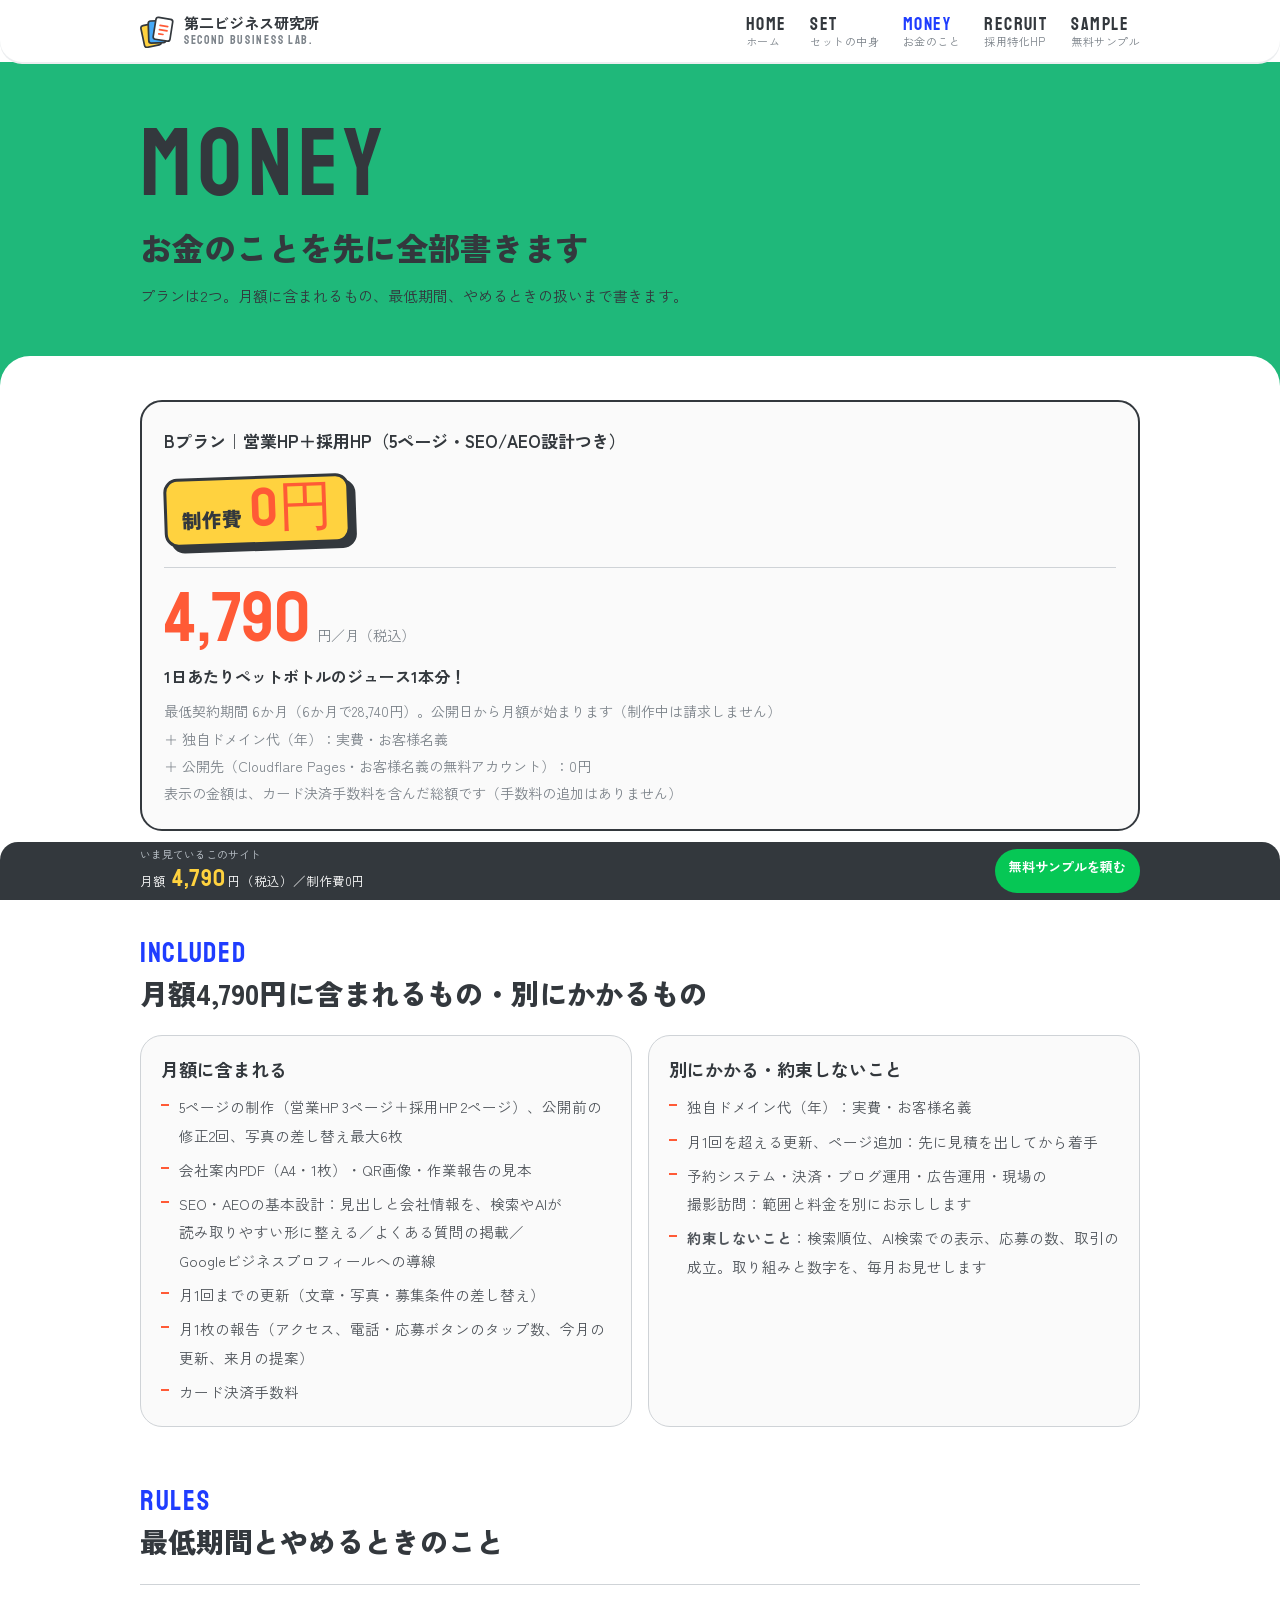
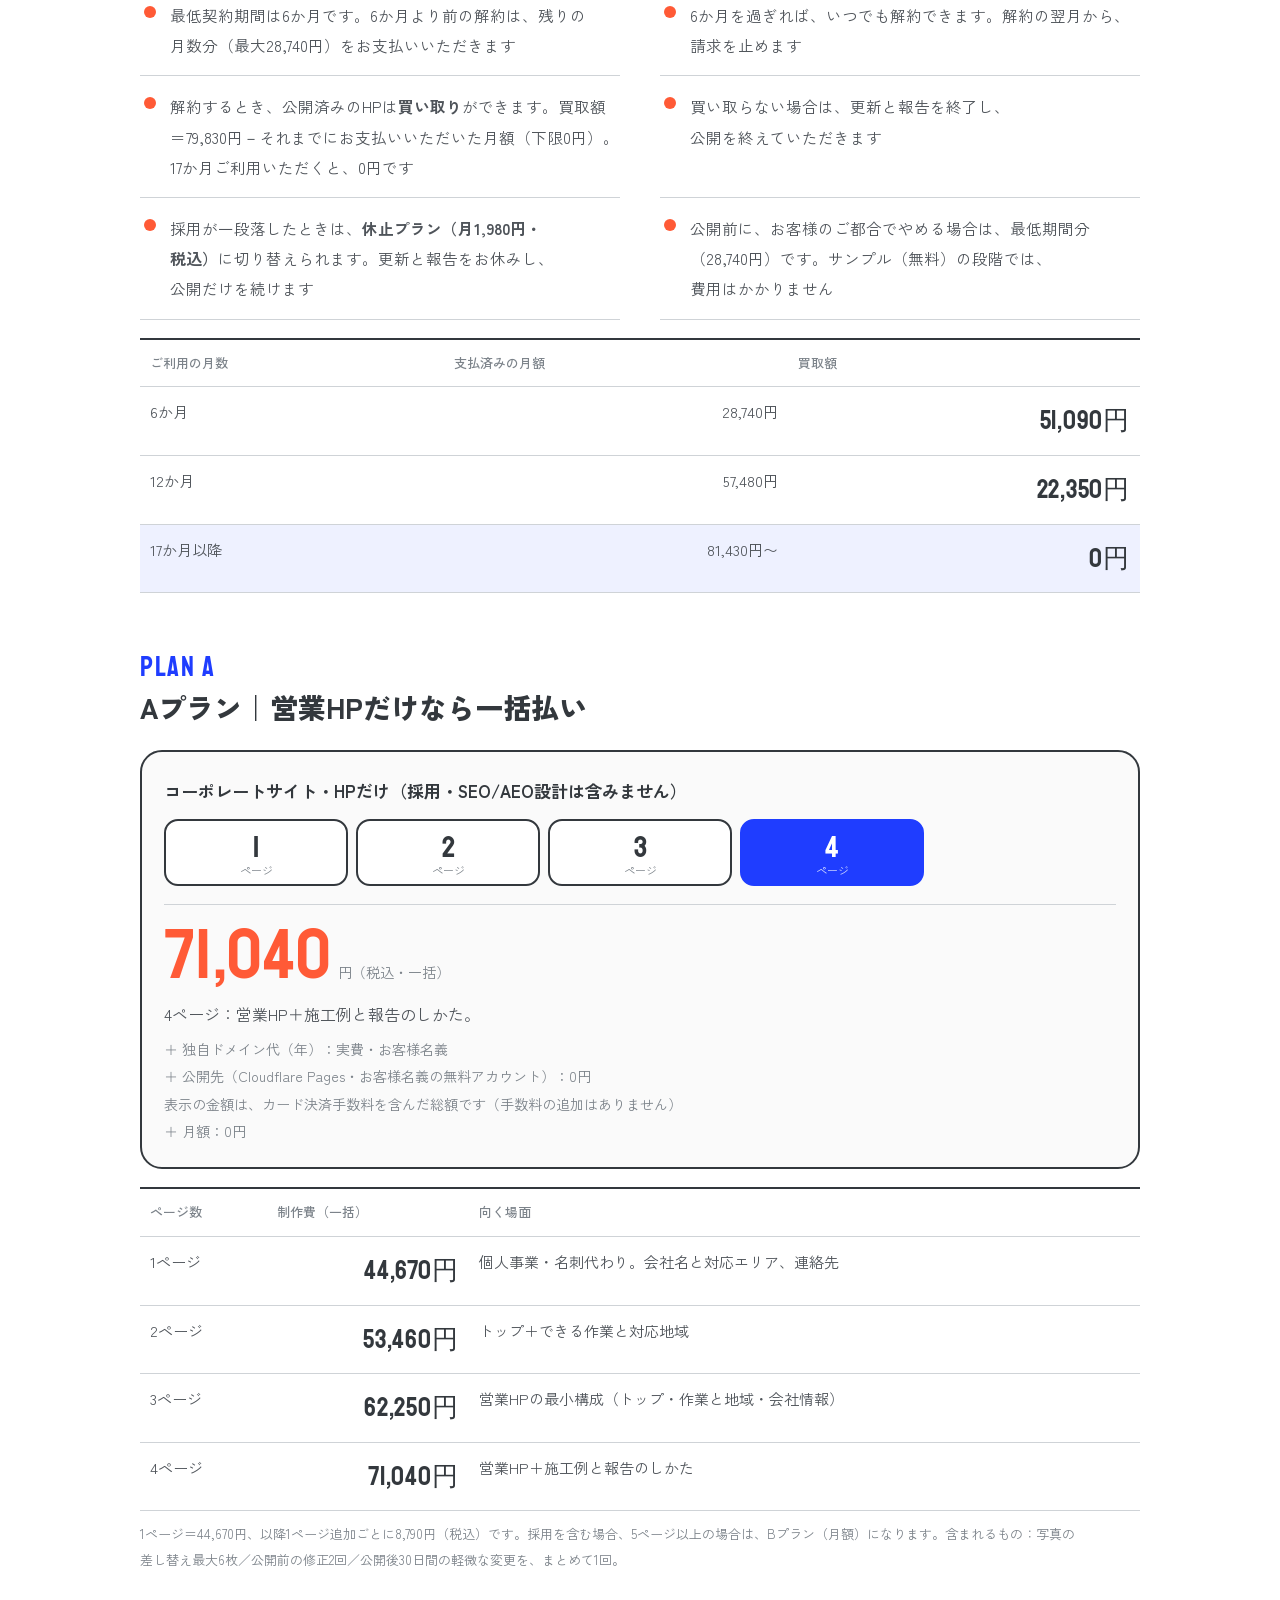
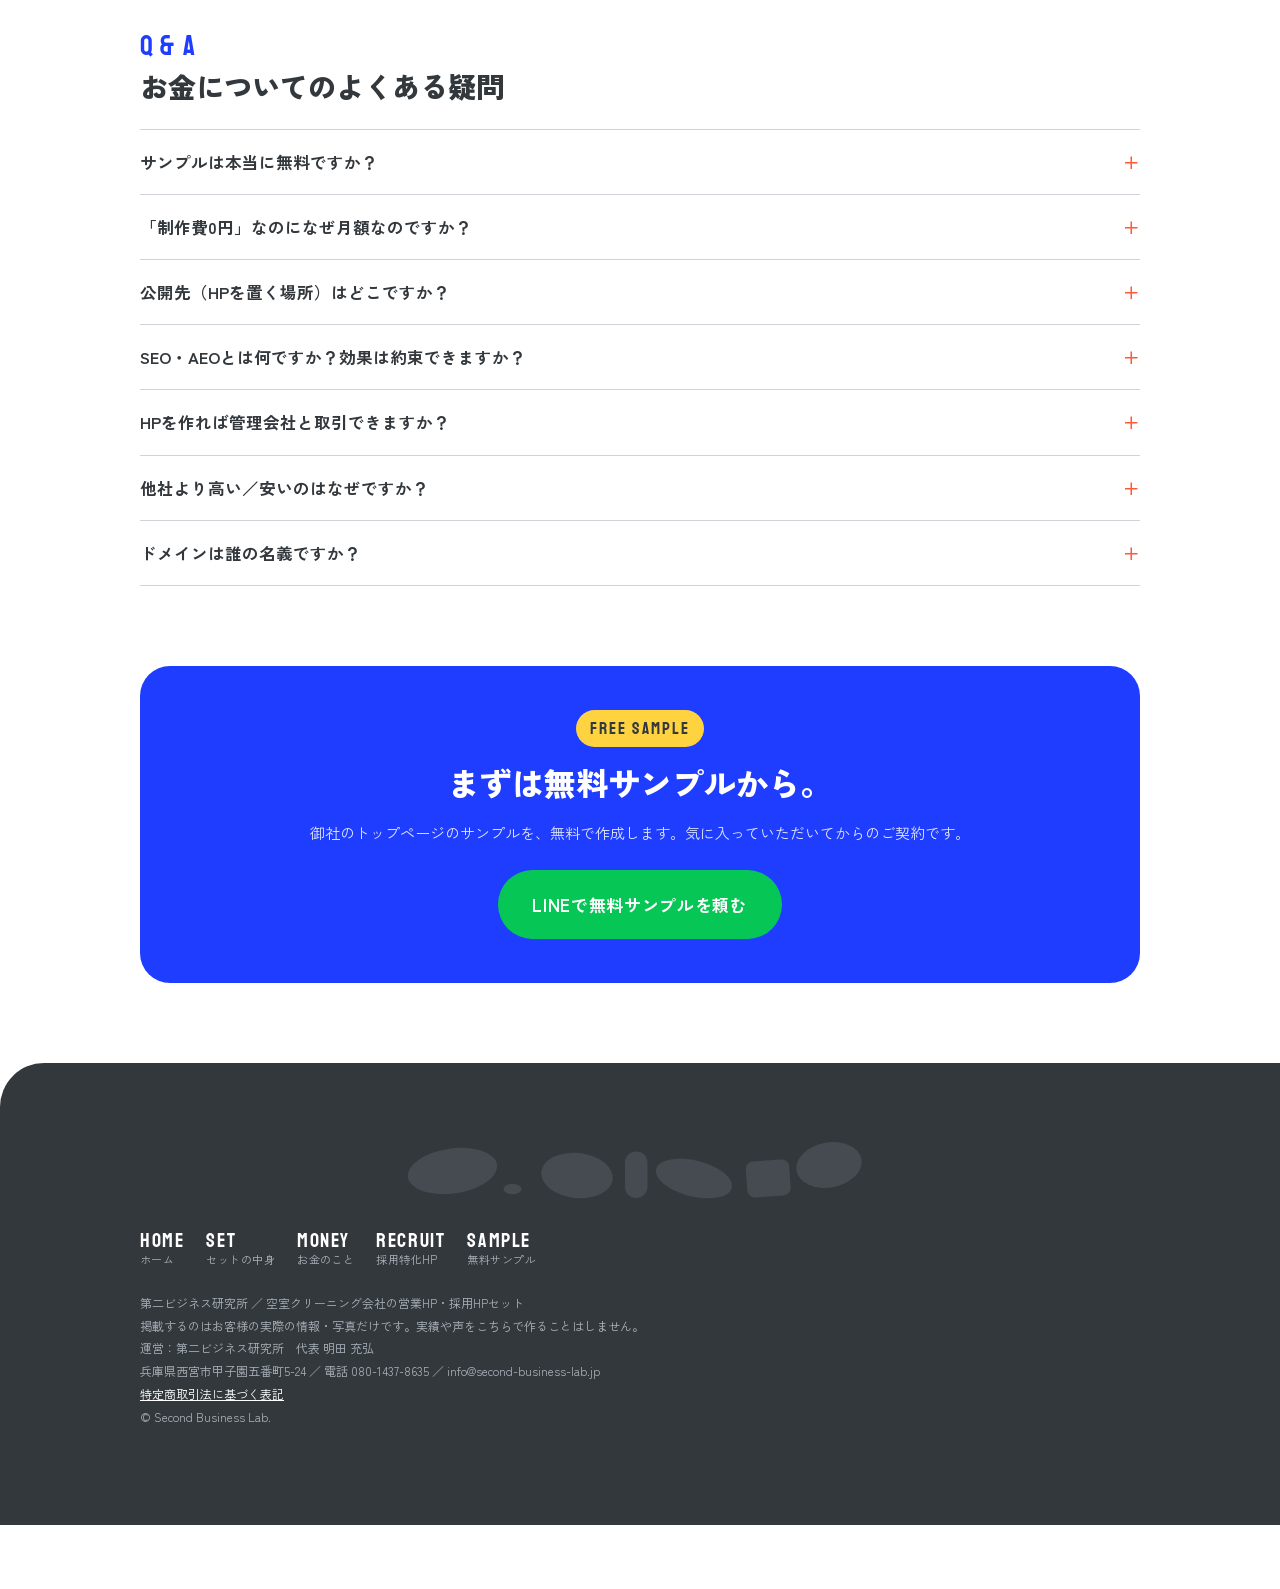
<file: price.html>
<!doctype html>
<html lang="ja" class="no-js">
<head>
<meta charset="utf-8"><meta name="robots" content="noindex,nofollow">
<meta name="viewport" content="width=device-width,initial-scale=1">
<title>お金のこと｜制作費0円・月額4,790円｜空室クリーニング会社の営業HP・採用HPセット｜第二ビジネス研究所</title>
<meta name="description" content="営業HP＋採用HP（5ページ・SEO/AEO設計つき）は制作費0円・月額4,790円（税込・最低6か月）。営業HPだけなら一括払い（1〜4ページ 44,670円〜71,040円）。サンプルは無料、気に入ってから契約。">
<meta name="theme-color" content="#1f3dff">
<meta property="og:type" content="website"><meta property="og:locale" content="ja_JP">
<meta property="og:title" content="お金のこと｜制作費0円・月額4,790円｜空室クリーニング会社の営業HP・採用HPセット｜第二ビジネス研究所"><meta property="og:description" content="営業HP＋採用HP（5ページ・SEO/AEO設計つき）は制作費0円・月額4,790円（税込・最低6か月）。営業HPだけなら一括払い（1〜4ページ 44,670円〜71,040円）。サンプルは無料、気に入ってから契約。">
<link rel="icon" href="data:image/svg+xml,%3Csvg xmlns='http://www.w3.org/2000/svg' viewBox='0 0 40 40'%3E%3Crect width='40' height='40' rx='9' fill='%231f3dff'/%3E%3Crect x='11' y='7' width='18' height='26' rx='3' fill='%23fff'/%3E%3Cpath d='M15 14h10M15 19h10M15 24h6' stroke='%23ff5a36' stroke-width='2.4' stroke-linecap='round'/%3E%3C/svg%3E">
<link rel="preconnect" href="https://fonts.googleapis.com"><link rel="preconnect" href="https://fonts.gstatic.com" crossorigin>
<link href="https://fonts.googleapis.com/css2?family=Staatliches&family=Zen+Kaku+Gothic+New:wght@400;500;700;900&display=swap" rel="stylesheet">
<link rel="stylesheet" href="style.css?v=20261012r">
<script>document.documentElement.className="js"</script>
</head>
<body>
<header class="hd"><div class="wrap">
<a class="logo" href="index.html"><svg class="mark" viewBox="0 0 40 40" aria-hidden="true"><rect x="3" y="12" width="20" height="26" rx="3" fill="#ffd23f" stroke="#33383d" stroke-width="2" transform="rotate(-12 13 25)"/><rect x="10" y="8" width="20" height="26" rx="3" fill="#46a9f7" stroke="#33383d" stroke-width="2" transform="rotate(-2 20 21)"/><rect x="17" y="5" width="20" height="26" rx="3" fill="#fff" stroke="#33383d" stroke-width="2" transform="rotate(9 27 18)"/><path d="M23 14h9M23 19h9M23 24h5" stroke="#ff5a36" stroke-width="2" stroke-linecap="round" transform="rotate(9 27 18)"/></svg><span>第二ビジネス研究所<small>SECOND BUSINESS LAB.</small></span></a>
<button class="menu-btn" type="button" aria-expanded="false" aria-controls="gnav"><span>MENU</span><i></i></button>
<ul class="nav" id="gnav"><li><a href="index.html">HOME<span>ホーム</span></a></li><li><a href="works.html">SET<span>セットの<wbr>中身</span></a></li><li><a href="price.html" aria-current="page">MONEY<span>お金の<wbr>こと</span></a></li><li><a href="recruit.html">RECRUIT<span>採用特化HP</span></a></li><li><a href="contact.html">SAMPLE<span>無料サンプル</span></a></li></ul>
</div></header>
<section class="pagehead f-green"><div class="wrap"><span class="en">MONEY</span><h1>お金の<wbr>ことを<wbr>先に<wbr>全部<wbr>書きます</h1><p>プランは<wbr>2つ。<wbr>月額に<wbr>含まれる<wbr>もの、<wbr>最低期間、<wbr>やめる<wbr>ときの<wbr>扱いまで<wbr>書きます。</p></div></section>
<div class="pagebody"><div class="wrap">
<div class="sec" style="padding-top:0">
<div class="sim rv">
<h3>Bプラン｜営業HP＋採用HP<wbr>（5ページ・SEO/AEO設計つき）</h3>
<div class="zero zero-s"><span>制作費</span><b>0円</b></div>
<div class="sim-out">
<div class="big">4,790<small>円／月<wbr>（税込）</small></div>
<div style="font-weight:700;color:var(--ink)">1日あたりペットボトルの<wbr>ジュース1本分！</div>
<ul><li>最低契約期間 6か<wbr>月<wbr>（6か月で<wbr>28,740円）。<wbr>公開日から<wbr>月額が<wbr>始まります<wbr>（<wbr>制作中は<wbr>請求しません）</li><li>＋ 独自ドメイン代<wbr>（年）<wbr>：実費・<wbr>お客様名義</li><li>＋ 公開先<wbr>（Cloudflare Pages・<wbr>お客様名義の<wbr>無料アカウント）<wbr>：0円</li><li>表示の<wbr>金額は、<wbr>カード決済手数料を<wbr>含んだ<wbr>総額です<wbr>（手数料の<wbr>追加は<wbr>ありません）</li></ul>
</div></div>
<p class="rv" style="margin-top:16px;font-weight:700;color:var(--ink)">サンプルは<wbr>無料<wbr>（トップページ1枚・依頼後72時間以内）。<wbr>気に入っていただいてから<wbr>ご契約です。</p>
</div>

<div class="sec"><div class="sec-h"><span class="en">INCLUDED</span><h2>月額4,790円に<wbr>含まれる<wbr>もの<wbr>・別に<wbr>かかる<wbr>もの</h2></div>
<div class="cards c2">
<article class="card rv"><h3>月額に<wbr>含まれる</h3>
<ul><li>5ページの<wbr>制作<wbr>（<span class="nb">営業HP 3ページ</span>＋<span class="nb">採用HP 2ページ</span>）、<wbr>公開前の<wbr>修正2回、<wbr>写真の<wbr>差し替え最大6枚</li><li>会社案内PDF<wbr>（A4・1枚）<wbr>・QR画像・作業報告の<wbr>見本</li><li>SEO・AEOの<wbr>基本設計：<wbr>見出しと<wbr>会社情報を、<wbr>検索や<wbr>AIが<wbr>読み取りやすい形に<wbr>整える<wbr>／よく<wbr>ある<wbr>質問の<wbr>掲載／Googleビジネスプロフィールへの<wbr>導線</li><li>月1回までの<wbr>更新<wbr>（文章・写真・募集条件の<wbr>差し替え）</li><li>月1枚の<wbr>報告<wbr>（アクセス、<wbr>電話・応募ボタンの<wbr>タップ数、<wbr>今月の<wbr>更新、<wbr>来月の<wbr>提案）</li><li>カード決済手数料</li></ul></article>
<article class="card rv"><h3>別に<wbr>かかる<wbr>・約束しない<wbr>こと</h3>
<ul><li>独自ドメイン代<wbr>（年）<wbr>：実費・<wbr>お客様名義</li><li>月1回を<wbr>超える<wbr>更新、<wbr>ページ追加：先に<wbr>見積を<wbr>出してから<wbr>着手</li><li>予約システム・決済・<wbr>ブログ運用・<wbr>広告運用・現場の<wbr>撮影訪問：範囲と<wbr>料金を<wbr>別に<wbr>お示しします</li><li><b>約束しない<wbr>こと</b>：検索順位、<wbr>AI検索での<wbr>表示、<wbr>応募の<wbr>数、<wbr>取引の<wbr>成立。<wbr>取り組みと<wbr>数字を、<wbr>毎月<wbr>お見せします</li></ul></article>
</div></div>

<div class="sec"><div class="sec-h"><span class="en">RULES</span><h2>最低期間と<wbr>やめる<wbr>ときの<wbr>こと</h2></div>
<ul class="themes">
<li class="rv">最低契約期間は<wbr>6か月です。<wbr>6か<wbr>月より<wbr>前の<wbr>解約は、<wbr>残りの<wbr>月数分<wbr>（最大28,740円）を<wbr>お支払いいただきます</li>
<li class="rv">6か<wbr>月を<wbr>過ぎれば、<wbr>いつでも<wbr>解約できます。<wbr>解約の<wbr>翌月から、<wbr>請求を<wbr>止めます</li>
<li class="rv">解約する<wbr>とき、<wbr>公開済みの<wbr>HPは<b>買い取り</b>が<wbr>できます。<wbr>買取額＝79,830円－それまでに<wbr>お支払いいただいた<wbr>月額<wbr>（下限0円）。<wbr>17か<wbr>月ご利用いただくと、<wbr>0円です</li>
<li class="rv">買い取らない<wbr>場合は、<wbr>更新と<wbr>報告を<wbr>終了し、<wbr>公開を<wbr>終えていただきます</li>
<li class="rv">採用が<wbr>一段落した<wbr>ときは、<b>休止プラン（月1,980円・税込）</b>に<wbr>切り替えられます。<wbr>更新と<wbr>報告を<wbr>お休みし、<wbr>公開だけを<wbr>続けます</li>
<li class="rv">公開前に、<wbr>お客様の<wbr>ご都合で<wbr>やめる<wbr>場合は、<wbr>最低期間分<wbr>（28,740円）です。<wbr>サンプル<wbr>（無料）の<wbr>段階では、<wbr>費用は<wbr>かかりません</li>
</ul>
<div class="scroll-x rv" style="margin-top:18px"><table class="tbl">
<thead><tr><th>ご利用の<wbr>月数</th><th class="r">支払済みの<wbr>月額</th><th class="r">買取額</th></tr></thead>
<tbody>
<tr><td>6か<wbr>月</td><td class="r">28,740円</td><td class="r"><b>51,090円</b></td></tr>
<tr><td>12か<wbr>月</td><td class="r">57,480円</td><td class="r"><b>22,350円</b></td></tr>
<tr class="hl"><td>17か<wbr>月以降</td><td class="r">81,430円〜</td><td class="r"><b>0円</b></td></tr>
</tbody></table></div></div>

<div class="sec"><div class="sec-h"><span class="en">PLAN A</span><h2>Aプラン｜営業HPだけなら<wbr>一括払い</h2></div>
<div class="sim rv" id="sim">
<h3>コーポレートサイト・HPだけ<wbr>（採用・SEO/AEO設計は<wbr>含みません）</h3>
<div class="pgs">
<button type="button" data-n="1" aria-pressed="false">1<small>ページ</small></button>
<button type="button" data-n="2" aria-pressed="false">2<small>ページ</small></button>
<button type="button" data-n="3" aria-pressed="false">3<small>ページ</small></button>
<button type="button" data-n="4" aria-pressed="true">4<small>ページ</small></button>
</div>
<div class="sim-out">
<div class="big" data-out>71,040<small>円<wbr>（税込・<wbr>一括）</small></div>
<div data-fit>4ページ：営業HP＋施工例と<wbr>報告の<wbr>しかた。</div>
<ul><li>＋ 独自ドメイン代<wbr>（年）<wbr>：実費・<wbr>お客様名義</li><li>＋ 公開先<wbr>（Cloudflare Pages・<wbr>お客様名義の<wbr>無料アカウント）<wbr>：0円</li><li>表示の<wbr>金額は、<wbr>カード決済手数料を<wbr>含んだ<wbr>総額です<wbr>（手数料の<wbr>追加は<wbr>ありません）</li><li>＋ 月額：0円</li></ul>
</div></div>
<div class="scroll-x rv" style="margin-top:18px"><table class="tbl">
<thead><tr><th>ページ数</th><th class="r">制作費<wbr>（一括）</th><th>向く<wbr>場面</th></tr></thead>
<tbody>
<tr><td>1ページ</td><td class="r"><b>44,670円</b></td><td>個人事業・名刺代わり。<wbr>会社名と<wbr>対応エリア、<wbr>連絡先</td></tr>
<tr><td>2ページ</td><td class="r"><b>53,460円</b></td><td>トップ＋できる<wbr>作業と<wbr>対応地域</td></tr>
<tr><td>3ページ</td><td class="r"><b>62,250円</b></td><td>営業HPの<wbr>最小構成<wbr>（トップ・作業と<wbr>地域・会社情報）</td></tr>
<tr><td>4ページ</td><td class="r"><b>71,040円</b></td><td>営業HP＋施工例と<wbr>報告の<wbr>しかた</td></tr>
</tbody></table></div>
<p style="font-size:13px;color:var(--mute);margin-top:10px">1ページ＝44,670円、<wbr>以降<wbr>1ページ追加ごとに<wbr>8,790円<wbr>（税込）です。<wbr>採用を<wbr>含む<wbr>場合、<wbr>5ページ以上の<wbr>場合は、<wbr>Bプラン（月額）に<wbr>なります。<wbr>含まれる<wbr>もの<wbr>：写真の<wbr>差し替え最大6枚／公開前の<wbr>修正2回／公開後30日間の<wbr>軽微な<wbr>変更を、<wbr>まとめて<wbr>1回。</p></div>

<div class="sec"><div class="sec-h"><span class="en">Q &amp; A</span><h2>お金に<wbr>ついての<wbr>よく<wbr>ある<wbr>疑問</h2></div>
<details class="rv"><summary>サンプルは<wbr>本当に<wbr>無料ですか？</summary><p>無料です。<wbr>御社の<wbr>トップページ1枚を、<wbr>サンプル依頼後72時間以内に<wbr>お渡しします。<wbr>サンプル費用は<wbr>かかりません。<wbr>気に入っていただいてからの<wbr>ご契約で、<wbr>気に入らなければ、<wbr>契約も<wbr>費用も<wbr>ありません。</p></details>
<details class="rv"><summary>「制作費0円」なのになぜ月額なのですか？</summary><p>制作費を、<wbr>月額の<wbr>中に<wbr>分けて<wbr>お支払いいただく<wbr>形だからです。<wbr>最低6か月の<wbr>総額は<wbr>28,740円で、<wbr>買取額の<wbr>式も<wbr>上に<wbr>書いています。<wbr>何が<wbr>いくらかを、<wbr>先に<wbr>全部<wbr>お見せします。</p></details>
<details class="rv"><summary>公開先<wbr>（HPを<wbr>置く<wbr>場所）は<wbr>どこですか？</summary><p>Cloudflare Pagesを<wbr>使います。<wbr>アカウントと<wbr>ドメインは、<wbr>お客様ご自身の<wbr>名義で<wbr>ご登録いただきます<wbr>（こちらでの<wbr>代理登録は<wbr>しません）。<wbr>こちらは、<wbr>お客様に<wbr>招待していただいた<wbr>メンバーと<wbr>して、<wbr>更新作業だけを<wbr>行います。<wbr>月額で<wbr>お預かりするのは、<wbr>サーバーの<wbr>利用ではなく、<wbr>更新・報告・設計と<wbr>いった<wbr>運用です。<wbr>無料プランの<wbr>内容は、<wbr>Cloudflare社が<wbr>変更する<wbr>ことがあります。</p></details>
<details class="rv"><summary>SEO・AEOとは<wbr>何ですか？<wbr>効果は<wbr>約束できますか？</summary><p>SEOは<wbr>検索結果での、<wbr>AEOは<wbr>AIの<wbr>回答での、<wbr>見つかりやすさを<wbr>整える<wbr>作業です。<wbr>見出しや<wbr>会社情報を<wbr>読み取りやすい<wbr>形にし、<wbr>よく<wbr>ある<wbr>質問を<wbr>載せ、<wbr>毎月の<wbr>様子を<wbr>報告します。<wbr>順位や<wbr>AIでの<wbr>表示、<wbr>応募の<wbr>数は、<wbr>お約束できません。</p></details>
<details class="rv"><summary>HPを<wbr>作れば<wbr>管理会社と<wbr>取引できますか？</summary><p>お約束は<wbr>できません。<wbr>取引を<wbr>決めるのは、<wbr>管理会社です。<wbr>HPは、<wbr>対応地域・作業・施工例・報告の<wbr>しかたを、<wbr>確かめやすく<wbr>する<wbr>ための<wbr>ものです。</p></details>
<details class="rv"><summary>他社より<wbr>高い<wbr>／安いのは<wbr>なぜですか？</summary><p>初期費用0円の<wbr>月額制サービスも、<wbr>清掃会社向けの<wbr>専門制作も、<wbr>実際に<wbr>あります。<wbr>違いは、<wbr>月額に<wbr>何が<wbr>含まれるか、<wbr>最低期間、<wbr>やめる<wbr>ときの<wbr>扱いです。<wbr>この<wbr>ページに<wbr>全部<wbr>書きました。<wbr>比べて、<wbr>そちらが<wbr>合うなら<wbr>それで<wbr>大丈夫です。</p></details>
<details class="rv"><summary>ドメインは<wbr>誰の<wbr>名義ですか？</summary><p>お客様名義です。<wbr>のちに<wbr>別の<wbr>制作会社へ<wbr>移すときも、<wbr>そのまま<wbr>持ち出せます。</p></details>
</div>
</div></div>
<section class="sec"><div class="wrap"><div class="cta-card rv">
<span class="chip">FREE SAMPLE</span>
<h2>まずは<wbr>無料サンプルから。</h2><p>御社の<wbr>トップページの<wbr>サンプルを、<wbr>無料で<wbr>作成します。<wbr>気に入っていただいてからの<wbr>ご契約です。</p>
<a class="btn line big" href="https://lin.ee/Pv7TeN5" target="_blank" rel="noopener">LINEで<wbr>無料サンプルを<wbr>頼む</a>
</div></div></section>
<footer class="ft"><div class="wrap">
<svg class="stones" viewBox="0 0 640 120" aria-hidden="true" preserveAspectRatio="xMidYMid meet"><g class="stone"><ellipse cx="70" cy="72" rx="60" ry="30" transform="rotate(-8 70 72)"/><ellipse cx="150" cy="96" rx="12" ry="7"/><ellipse cx="236" cy="78" rx="48" ry="30" transform="rotate(6 236 78)"/><rect x="300" y="46" width="30" height="62" rx="15"/><ellipse cx="392" cy="82" rx="52" ry="24" transform="rotate(14 392 82)"/><rect x="462" y="58" width="58" height="48" rx="10" transform="rotate(-4 490 82)"/><ellipse cx="572" cy="64" rx="44" ry="30" transform="rotate(-10 572 64)"/></g></svg>
<ul class="nav"><li><a href="index.html">HOME<span>ホーム</span></a></li><li><a href="works.html">SET<span>セットの<wbr>中身</span></a></li><li><a href="price.html">MONEY<span>お金の<wbr>こと</span></a></li><li><a href="recruit.html">RECRUIT<span>採用特化HP</span></a></li><li><a href="contact.html">SAMPLE<span>無料サンプル</span></a></li></ul>
<small><span class="nb">第二ビジネス研究所</span> ／ <span class="nb">空室クリーニング会社の</span><span class="nb">営業HP・採用HPセット</span><br>
<span class="nb">掲載するのは</span><span class="nb">お客様の<wbr>実際の<wbr>情報・写真だけです。</span><span class="nb">実績や<wbr>声を</span><span class="nb">こちらで<wbr>作る<wbr>ことはしません。</span><br>
運営：第二ビジネス研究所　代表 明田 充弘<br>
<span class="nb">兵庫県西宮市甲子園五番町5-24</span> ／ <span class="nb">電話 080-1437-8635</span> ／ <span class="nb">info@second-business-lab.jp</span><br>
<a href="contact.html#tokushoho" style="color:#fff">特定商取引法に<wbr>基づく<wbr>表記</a><br>
© Second Business Lab.</small>
</div></footer>
<aside class="bar" aria-label="いま見ているこのサイトの金額と無料サンプル"><div class="wrap">
<div class="t"><span>いま見ている<wbr>この<wbr>サイト</span><div>月額 <b>4,790</b>円<wbr>（税込）<wbr>／制作費0円</div></div>
<a href="https://lin.ee/Pv7TeN5" target="_blank" rel="noopener"><span class="lg">無料サンプルを<wbr>頼む</span><span class="sm">無料サンプル</span></a>
</div></aside>
<script src="main.js?v=20261012r"></script>
</body></html>
</file>
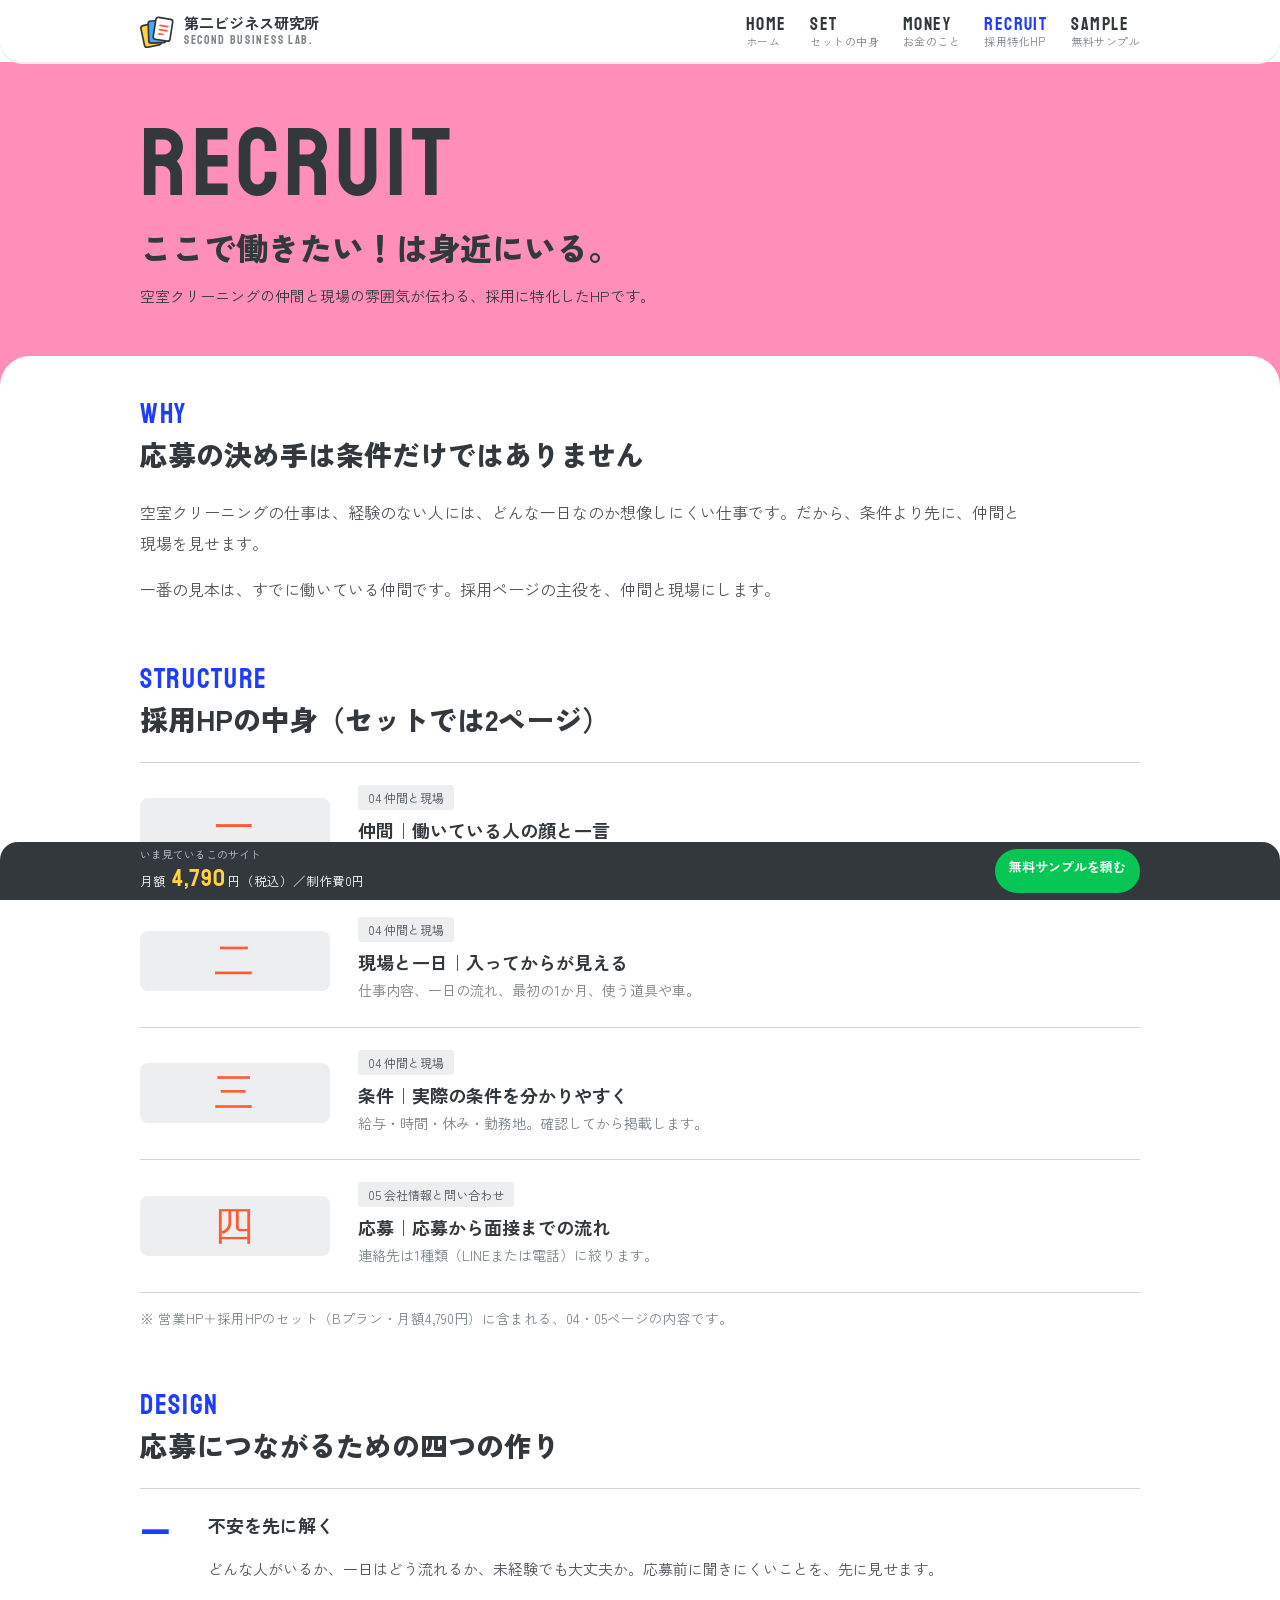
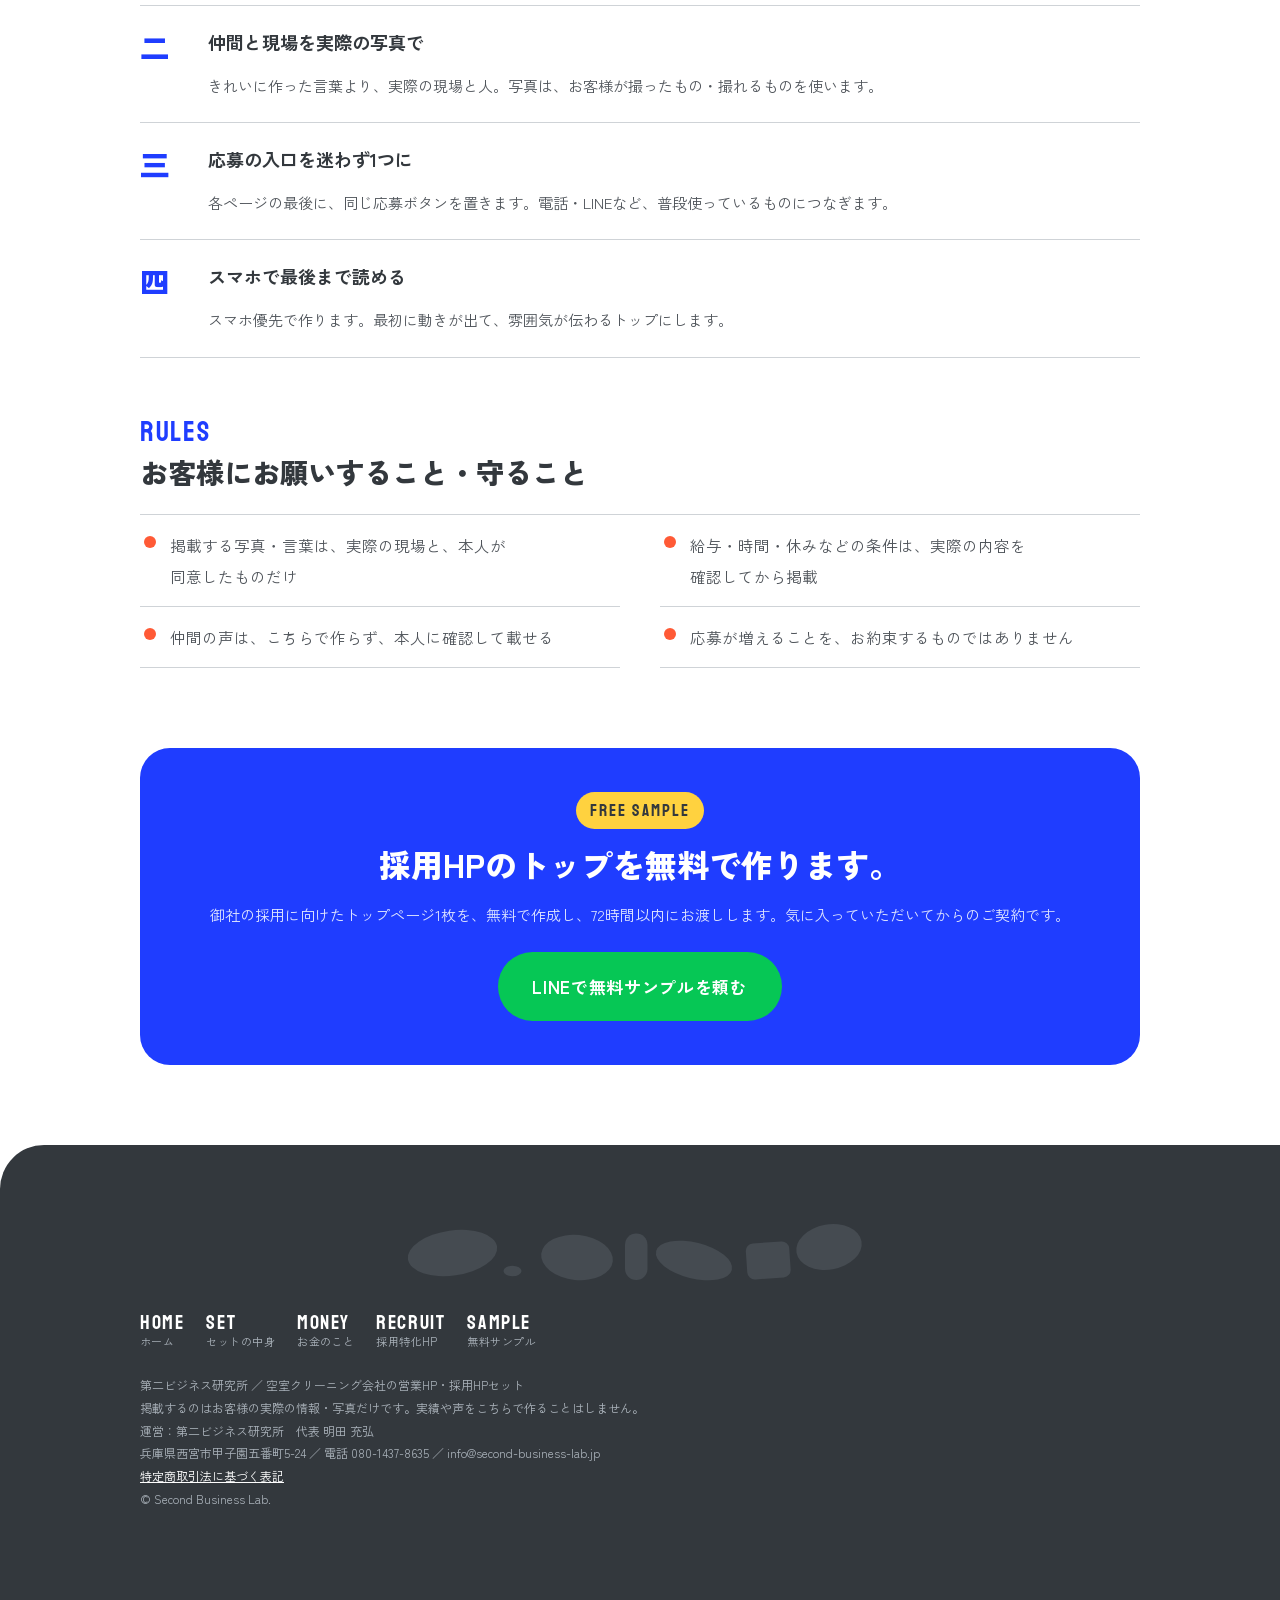
<file: recruit.html>
<!doctype html>
<html lang="ja" class="no-js">
<head>
<meta charset="utf-8"><meta name="robots" content="noindex,nofollow">
<meta name="viewport" content="width=device-width,initial-scale=1">
<title>採用HP｜ここで働きたい！は、身近にいる｜空室クリーニング会社の営業HP・採用HPセット｜第二ビジネス研究所</title>
<meta name="description" content="空室クリーニング会社の採用に特化したHP。仲間と現場の雰囲気が伝わり、応募前の不安を先に解く作りです。トップページのサンプルは無料。">
<meta name="theme-color" content="#1f3dff">
<meta property="og:type" content="website"><meta property="og:locale" content="ja_JP">
<meta property="og:title" content="採用HP｜ここで働きたい！は、身近にいる｜空室クリーニング会社の営業HP・採用HPセット｜第二ビジネス研究所"><meta property="og:description" content="空室クリーニング会社の採用に特化したHP。仲間と現場の雰囲気が伝わり、応募前の不安を先に解く作りです。トップページのサンプルは無料。">
<link rel="icon" href="data:image/svg+xml,%3Csvg xmlns='http://www.w3.org/2000/svg' viewBox='0 0 40 40'%3E%3Crect width='40' height='40' rx='9' fill='%231f3dff'/%3E%3Crect x='11' y='7' width='18' height='26' rx='3' fill='%23fff'/%3E%3Cpath d='M15 14h10M15 19h10M15 24h6' stroke='%23ff5a36' stroke-width='2.4' stroke-linecap='round'/%3E%3C/svg%3E">
<link rel="preconnect" href="https://fonts.googleapis.com"><link rel="preconnect" href="https://fonts.gstatic.com" crossorigin>
<link href="https://fonts.googleapis.com/css2?family=Staatliches&family=Zen+Kaku+Gothic+New:wght@400;500;700;900&display=swap" rel="stylesheet">
<link rel="stylesheet" href="style.css?v=20261012r">
<script>document.documentElement.className="js"</script>
</head>
<body>
<header class="hd"><div class="wrap">
<a class="logo" href="index.html"><svg class="mark" viewBox="0 0 40 40" aria-hidden="true"><rect x="3" y="12" width="20" height="26" rx="3" fill="#ffd23f" stroke="#33383d" stroke-width="2" transform="rotate(-12 13 25)"/><rect x="10" y="8" width="20" height="26" rx="3" fill="#46a9f7" stroke="#33383d" stroke-width="2" transform="rotate(-2 20 21)"/><rect x="17" y="5" width="20" height="26" rx="3" fill="#fff" stroke="#33383d" stroke-width="2" transform="rotate(9 27 18)"/><path d="M23 14h9M23 19h9M23 24h5" stroke="#ff5a36" stroke-width="2" stroke-linecap="round" transform="rotate(9 27 18)"/></svg><span>第二ビジネス研究所<small>SECOND BUSINESS LAB.</small></span></a>
<button class="menu-btn" type="button" aria-expanded="false" aria-controls="gnav"><span>MENU</span><i></i></button>
<ul class="nav" id="gnav"><li><a href="index.html">HOME<span>ホーム</span></a></li><li><a href="works.html">SET<span>セットの<wbr>中身</span></a></li><li><a href="price.html">MONEY<span>お金の<wbr>こと</span></a></li><li><a href="recruit.html" aria-current="page">RECRUIT<span>採用特化HP</span></a></li><li><a href="contact.html">SAMPLE<span>無料サンプル</span></a></li></ul>
</div></header>
<section class="pagehead f-pink"><div class="wrap"><span class="en">RECRUIT</span><h1>ここで<wbr>働きたい！は<wbr>身近に<wbr>いる。</h1><p>空室クリーニングの<wbr>仲間と<wbr>現場の<wbr>雰囲気が<wbr>伝わる、<wbr>採用に<wbr>特化した<wbr>HPです。</p></div></section>
<div class="pagebody"><div class="wrap">
<div class="sec" style="padding-top:0"><div class="sec-h"><span class="en">WHY</span><h2>応募の<wbr>決め手は<wbr>条件だけではありません</h2></div>
<div class="lead rv"><p>空室クリーニングの<wbr>仕事は、<wbr>経験の<wbr>ない<wbr>人には、<wbr>どんな<wbr>一日なのか想像しに<wbr>くい仕事です。<wbr>だから、<wbr>条件より<wbr>先に、<wbr>仲間と<wbr>現場を<wbr>見せます。</p>
<p>一番の<wbr>見本は、<wbr>すでに<wbr>働いている<wbr>仲間です。<wbr>採用ページの<wbr>主役を、<wbr>仲間と<wbr>現場に<wbr>します。</p></div></div>

<div class="sec"><div class="sec-h"><span class="en">STRUCTURE</span><h2>採用HPの<wbr>中身<wbr>（セットでは<wbr>2ページ）</h2></div>
<ul class="rows">
<li class="rv"><div class="r"><div class="th"><span class="en" style="font-size:40px;color:var(--coral)">一</span></div><div><div class="tags"><span class="tag">04 仲間と<wbr>現場</span></div><h3>仲間｜働いている<wbr>人の<wbr>顔と<wbr>一言</h3><p>本人が<wbr>同意した<wbr>写真と<wbr>言葉だけを<wbr>載せます。</p></div><div></div></div></li>
<li class="rv"><div class="r"><div class="th"><span class="en" style="font-size:40px;color:var(--coral)">二</span></div><div><div class="tags"><span class="tag">04 仲間と<wbr>現場</span></div><h3>現場と<wbr>一日<wbr>｜入ってからが<wbr>見える</h3><p>仕事内容、<wbr>一日の<wbr>流れ、<wbr>最初の<wbr>1か月、<wbr>使う<wbr>道具や車。</p></div><div></div></div></li>
<li class="rv"><div class="r"><div class="th"><span class="en" style="font-size:40px;color:var(--coral)">三</span></div><div><div class="tags"><span class="tag">04 仲間と<wbr>現場</span></div><h3>条件｜実際の<wbr>条件を<wbr>分かりやすく</h3><p>給与・時間・休み・勤務地。<wbr>確認してから<wbr>掲載します。</p></div><div></div></div></li>
<li class="rv"><div class="r"><div class="th"><span class="en" style="font-size:40px;color:var(--coral)">四</span></div><div><div class="tags"><span class="tag">05 会社情報と<wbr>問い合わせ</span></div><h3>応募｜応募から<wbr>面接までの<wbr>流れ</h3><p>連絡先は<wbr>1種類<wbr>（LINEまたは<wbr>電話）に<wbr>絞ります。</p></div><div></div></div></li>
</ul>
<p style="font-size:13.5px;color:var(--mute);margin-top:12px">※ 営業HP＋採用HPの<wbr>セット<wbr>（Bプラン・月額4,790円）に<wbr>含まれる、<wbr>04・05ページの<wbr>内容です。</p></div>

<div class="sec"><div class="sec-h"><span class="en">DESIGN</span><h2>応募に<wbr>つながる<wbr>ための<wbr>四つの<wbr>作り</h2></div>
<ol class="kan">
<li class="rv"><span class="n">一</span><h3>不安を<wbr>先に<wbr>解く</h3><p>どんな<wbr>人が<wbr>いるか、<wbr>一日は<wbr>どう<wbr>流れるか、<wbr>未経験でも<wbr>大丈夫か。<wbr>応募前に<wbr>聞きに<wbr>くいことを、<wbr>先に<wbr>見せます。</p></li>
<li class="rv"><span class="n">二</span><h3>仲間と<wbr>現場を<wbr>実際の<wbr>写真で</h3><p>きれいに<wbr>作った<wbr>言葉より、<wbr>実際の<wbr>現場と<wbr>人。<wbr>写真は、<wbr>お客様が<wbr>撮った<wbr>もの・撮れる<wbr>ものを<wbr>使います。</p></li>
<li class="rv"><span class="n">三</span><h3>応募の<wbr>入口を<wbr>迷わず<wbr>1つに</h3><p>各ページの<wbr>最後に、<wbr>同じ<wbr>応募ボタンを<wbr>置きます。<wbr>電話・LINEなど、<wbr>普段<wbr>使っている<wbr>ものに<wbr>つなぎます。</p></li>
<li class="rv"><span class="n">四</span><h3>スマホで<wbr>最後まで<wbr>読める</h3><p>スマホ優先で<wbr>作ります。<wbr>最初に<wbr>動きが<wbr>出て、<wbr>雰囲気が<wbr>伝わる<wbr>トップに<wbr>します。</p></li>
</ol></div>

<div class="sec"><div class="sec-h"><span class="en">RULES</span><h2>お客様に<wbr>お願いする<wbr>こと・守る<wbr>こと</h2></div>
<ul class="themes">
<li class="rv">掲載する<wbr>写真・<wbr>言葉は、<wbr>実際の<wbr>現場と、<wbr>本人が<wbr>同意した<wbr>ものだけ</li>
<li class="rv">給与・時間・休みなどの<wbr>条件は、<wbr>実際の<wbr>内容を<wbr>確認してから<wbr>掲載</li>
<li class="rv">仲間の<wbr>声は、<wbr>こちらで<wbr>作らず、<wbr>本人に<wbr>確認して<wbr>載せる</li>
<li class="rv">応募が<wbr>増える<wbr>ことを、<wbr>お約束する<wbr>ものではありません</li>
</ul></div>
</div></div>
<section class="sec"><div class="wrap"><div class="cta-card rv">
<span class="chip">FREE SAMPLE</span>
<h2>採用HPの<wbr>トップを<wbr>無料で<wbr>作ります。</h2><p>御社の<wbr>採用に<wbr>向けた<wbr>トップページ1枚を、<wbr>無料で<wbr>作成し、<wbr>72時間以内に<wbr>お渡しします。<wbr>気に入っていただいてからの<wbr>ご契約です。</p>
<a class="btn line big" href="https://lin.ee/Pv7TeN5" target="_blank" rel="noopener">LINEで<wbr>無料サンプルを<wbr>頼む</a>
</div></div></section>
<footer class="ft"><div class="wrap">
<svg class="stones" viewBox="0 0 640 120" aria-hidden="true" preserveAspectRatio="xMidYMid meet"><g class="stone"><ellipse cx="70" cy="72" rx="60" ry="30" transform="rotate(-8 70 72)"/><ellipse cx="150" cy="96" rx="12" ry="7"/><ellipse cx="236" cy="78" rx="48" ry="30" transform="rotate(6 236 78)"/><rect x="300" y="46" width="30" height="62" rx="15"/><ellipse cx="392" cy="82" rx="52" ry="24" transform="rotate(14 392 82)"/><rect x="462" y="58" width="58" height="48" rx="10" transform="rotate(-4 490 82)"/><ellipse cx="572" cy="64" rx="44" ry="30" transform="rotate(-10 572 64)"/></g></svg>
<ul class="nav"><li><a href="index.html">HOME<span>ホーム</span></a></li><li><a href="works.html">SET<span>セットの<wbr>中身</span></a></li><li><a href="price.html">MONEY<span>お金の<wbr>こと</span></a></li><li><a href="recruit.html">RECRUIT<span>採用特化HP</span></a></li><li><a href="contact.html">SAMPLE<span>無料サンプル</span></a></li></ul>
<small><span class="nb">第二ビジネス研究所</span> ／ <span class="nb">空室クリーニング会社の</span><span class="nb">営業HP・採用HPセット</span><br>
<span class="nb">掲載するのは</span><span class="nb">お客様の<wbr>実際の<wbr>情報・写真だけです。</span><span class="nb">実績や<wbr>声を</span><span class="nb">こちらで<wbr>作る<wbr>ことはしません。</span><br>
運営：第二ビジネス研究所　代表 明田 充弘<br>
<span class="nb">兵庫県西宮市甲子園五番町5-24</span> ／ <span class="nb">電話 080-1437-8635</span> ／ <span class="nb">info@second-business-lab.jp</span><br>
<a href="contact.html#tokushoho" style="color:#fff">特定商取引法に<wbr>基づく<wbr>表記</a><br>
© Second Business Lab.</small>
</div></footer>
<aside class="bar" aria-label="いま見ているこのサイトの金額と無料サンプル"><div class="wrap">
<div class="t"><span>いま見ている<wbr>この<wbr>サイト</span><div>月額 <b>4,790</b>円<wbr>（税込）<wbr>／制作費0円</div></div>
<a href="https://lin.ee/Pv7TeN5" target="_blank" rel="noopener"><span class="lg">無料サンプルを<wbr>頼む</span><span class="sm">無料サンプル</span></a>
</div></aside>
<script src="main.js?v=20261012r"></script>
</body></html>
</file>
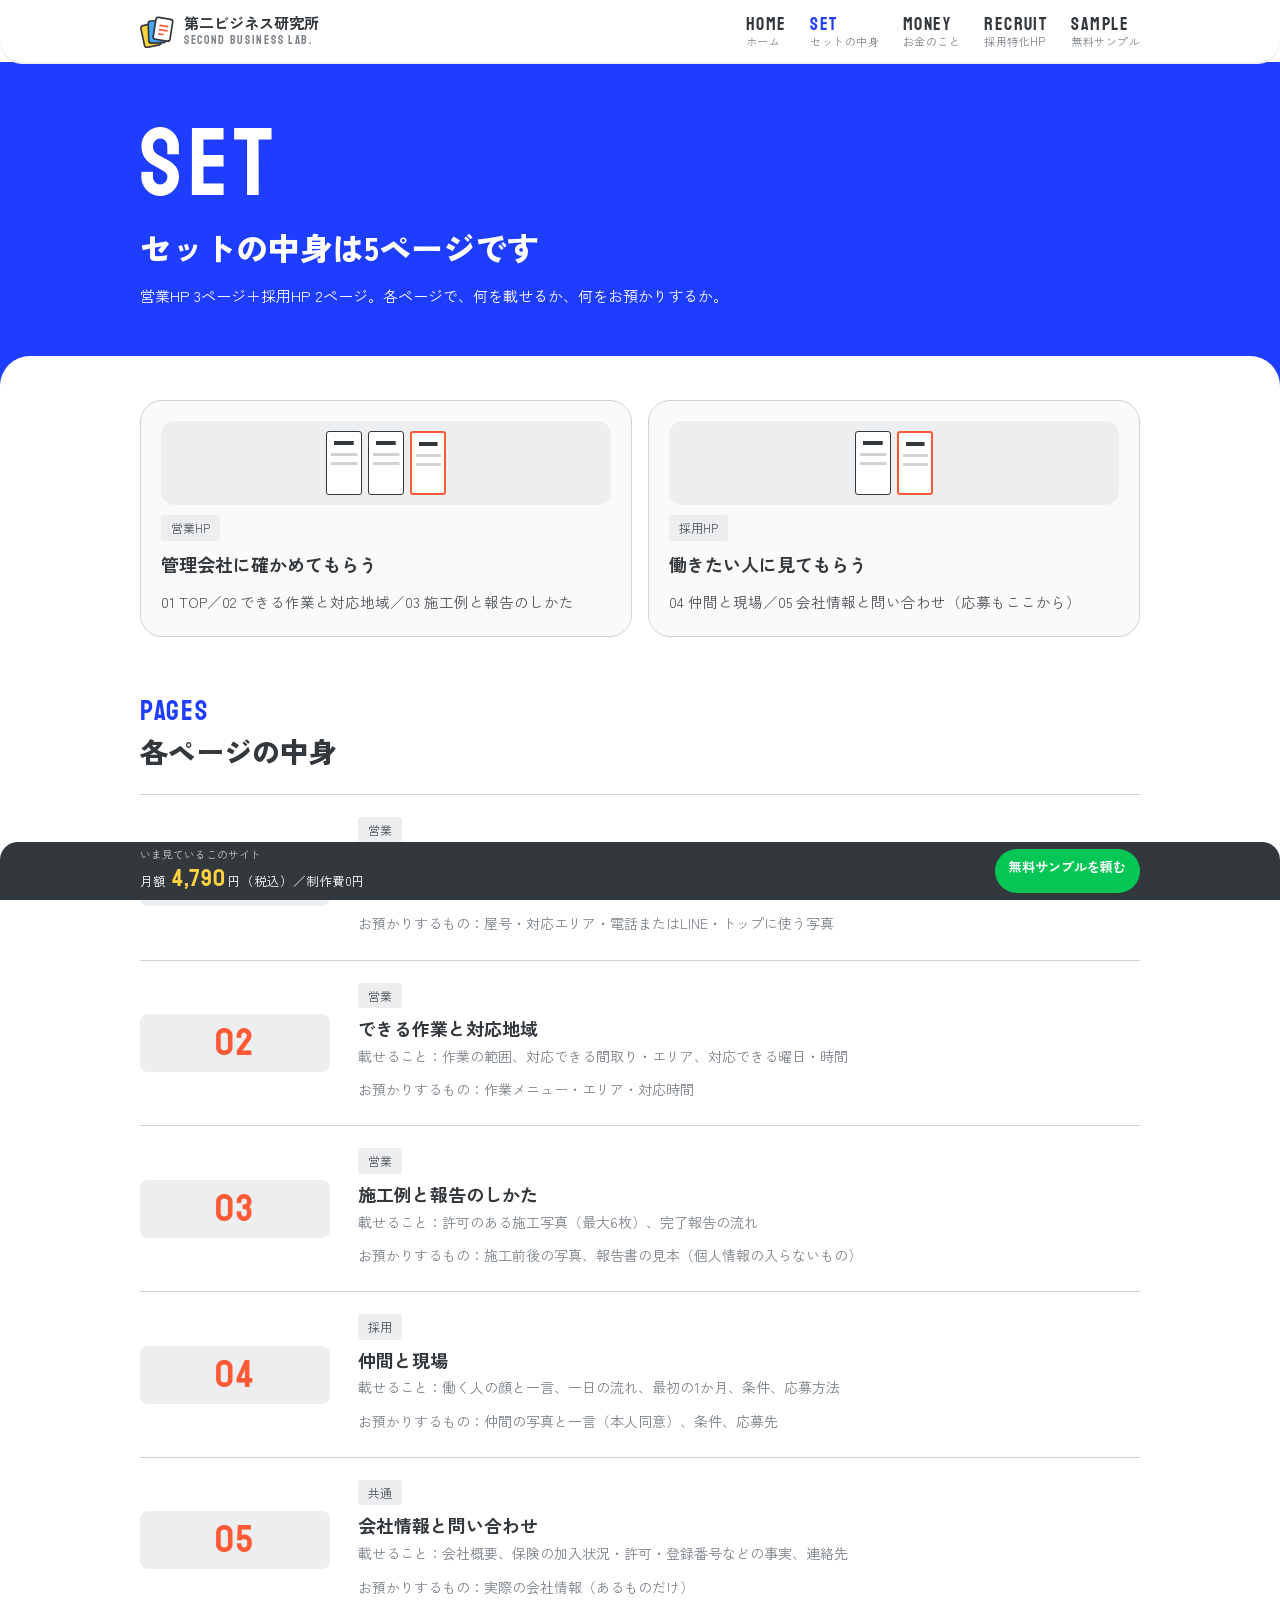
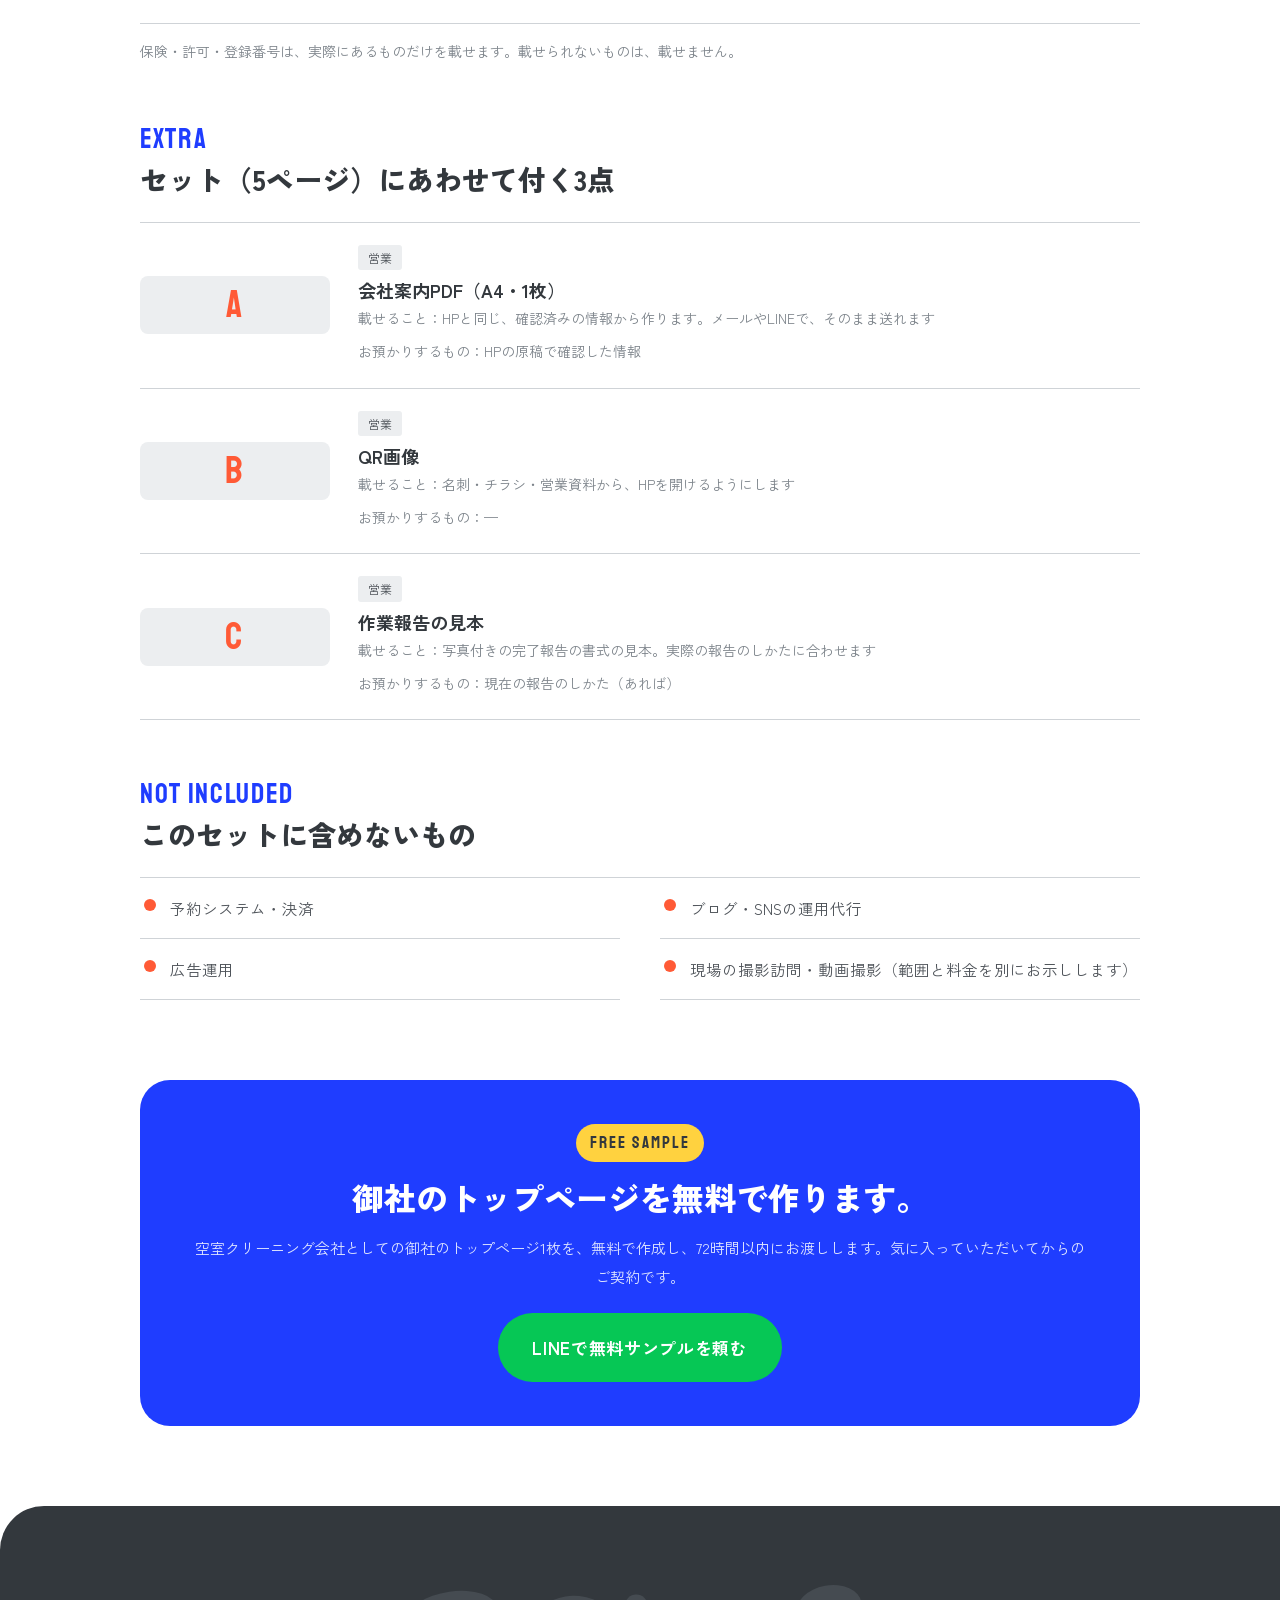
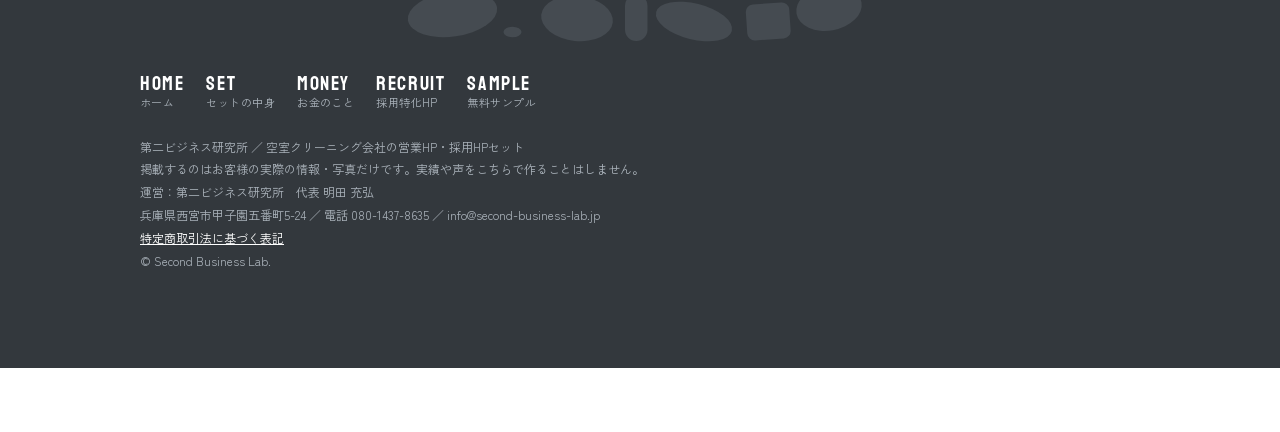
<file: works.html>
<!doctype html>
<html lang="ja" class="no-js">
<head>
<meta charset="utf-8"><meta name="robots" content="noindex,nofollow">
<meta name="viewport" content="width=device-width,initial-scale=1">
<title>セットの中身（5ページ）｜空室クリーニング会社の営業HP・採用HPセット｜第二ビジネス研究所</title>
<meta name="description" content="営業HP3ページ＋採用HP2ページ。各ページに載せることと、お預かりするものを並べています。">
<meta name="theme-color" content="#1f3dff">
<meta property="og:type" content="website"><meta property="og:locale" content="ja_JP">
<meta property="og:title" content="セットの中身（5ページ）｜空室クリーニング会社の営業HP・採用HPセット｜第二ビジネス研究所"><meta property="og:description" content="営業HP3ページ＋採用HP2ページ。各ページに載せることと、お預かりするものを並べています。">
<link rel="icon" href="data:image/svg+xml,%3Csvg xmlns='http://www.w3.org/2000/svg' viewBox='0 0 40 40'%3E%3Crect width='40' height='40' rx='9' fill='%231f3dff'/%3E%3Crect x='11' y='7' width='18' height='26' rx='3' fill='%23fff'/%3E%3Cpath d='M15 14h10M15 19h10M15 24h6' stroke='%23ff5a36' stroke-width='2.4' stroke-linecap='round'/%3E%3C/svg%3E">
<link rel="preconnect" href="https://fonts.googleapis.com"><link rel="preconnect" href="https://fonts.gstatic.com" crossorigin>
<link href="https://fonts.googleapis.com/css2?family=Staatliches&family=Zen+Kaku+Gothic+New:wght@400;500;700;900&display=swap" rel="stylesheet">
<link rel="stylesheet" href="style.css?v=20261012r">
<script>document.documentElement.className="js"</script>
</head>
<body>
<header class="hd"><div class="wrap">
<a class="logo" href="index.html"><svg class="mark" viewBox="0 0 40 40" aria-hidden="true"><rect x="3" y="12" width="20" height="26" rx="3" fill="#ffd23f" stroke="#33383d" stroke-width="2" transform="rotate(-12 13 25)"/><rect x="10" y="8" width="20" height="26" rx="3" fill="#46a9f7" stroke="#33383d" stroke-width="2" transform="rotate(-2 20 21)"/><rect x="17" y="5" width="20" height="26" rx="3" fill="#fff" stroke="#33383d" stroke-width="2" transform="rotate(9 27 18)"/><path d="M23 14h9M23 19h9M23 24h5" stroke="#ff5a36" stroke-width="2" stroke-linecap="round" transform="rotate(9 27 18)"/></svg><span>第二ビジネス研究所<small>SECOND BUSINESS LAB.</small></span></a>
<button class="menu-btn" type="button" aria-expanded="false" aria-controls="gnav"><span>MENU</span><i></i></button>
<ul class="nav" id="gnav"><li><a href="index.html">HOME<span>ホーム</span></a></li><li><a href="works.html" aria-current="page">SET<span>セットの<wbr>中身</span></a></li><li><a href="price.html">MONEY<span>お金の<wbr>こと</span></a></li><li><a href="recruit.html">RECRUIT<span>採用特化HP</span></a></li><li><a href="contact.html">SAMPLE<span>無料サンプル</span></a></li></ul>
</div></header>
<section class="pagehead f-blue"><div class="wrap"><span class="en">SET</span><h1>セットの<wbr>中身は<wbr>5ページです</h1><p><span class='nb'>営業HP 3ページ</span>＋<span class='nb'>採用HP 2ページ</span>。<wbr>各ページで、<wbr>何を<wbr>載せるか、<wbr>何を<wbr>お預かりするか。</p></div></section>
<div class="pagebody"><div class="wrap">
<div class="sec" style="padding-top:0">
<div class="cards c2">
<article class="card rv"><div class="sheets" role="img" aria-label="3ページ構成の図"><div class="sheet"></div><div class="sheet"></div><div class="sheet top"></div></div><span class="tag" style="align-self:flex-start">営業HP</span><h3>管理会社に<wbr>確かめて<wbr>もらう</h3><p>01 TOP／02 できる<wbr>作業と<wbr>対応地域／03 施工例と<wbr>報告の<wbr>しかた</p></article>
<article class="card rv"><div class="sheets" role="img" aria-label="2ページ構成の図"><div class="sheet"></div><div class="sheet top"></div></div><span class="tag" style="align-self:flex-start">採用HP</span><h3>働きたい<wbr>人に<wbr>見て<wbr>もらう</h3><p>04 仲間と<wbr>現場／05 会社情報と<wbr>問い合わせ<wbr>（応募も<wbr>ここから）</p></article>
</div></div>
<div class="sec"><div class="sec-h"><span class="en">PAGES</span><h2>各ページの<wbr>中身</h2></div>
<ul class="rows">
<li class="rv"><div class="r"><div class="th"><span class="en" style="font-size:38px;color:var(--coral)">01</span></div><div><div class="tags"><span class="tag">営業</span></div><h3>TOP｜会社の<wbr>顔</h3><p>載せる<wbr>こと<wbr>：屋号、<wbr>何を<wbr>する<wbr>会社か、<wbr>対応エリア、<wbr>連絡先、<wbr>最初に<wbr>動きの<wbr>ある<wbr>画面</p><p style="margin-top:6px">お預かりする<wbr>もの<wbr>：屋号・対応エリア・<wbr>電話または<wbr>LINE・トップに<wbr>使う<wbr>写真</p></div><div></div></div></li>
<li class="rv"><div class="r"><div class="th"><span class="en" style="font-size:38px;color:var(--coral)">02</span></div><div><div class="tags"><span class="tag">営業</span></div><h3>できる<wbr>作業と<wbr>対応地域</h3><p>載せる<wbr>こと<wbr>：作業の<wbr>範囲、<wbr>対応できる<wbr>間取り・エリア、<wbr>対応できる<wbr>曜日・時間</p><p style="margin-top:6px">お預かりする<wbr>もの<wbr>：作業メニュー・エリア・対応時間</p></div><div></div></div></li>
<li class="rv"><div class="r"><div class="th"><span class="en" style="font-size:38px;color:var(--coral)">03</span></div><div><div class="tags"><span class="tag">営業</span></div><h3>施工例と<wbr>報告の<wbr>しかた</h3><p>載せる<wbr>こと<wbr>：許可の<wbr>ある<wbr>施工写真<wbr>（最大6枚）、<wbr>完了報告の<wbr>流れ</p><p style="margin-top:6px">お預かりする<wbr>もの<wbr>：施工前後の<wbr>写真、<wbr>報告書の<wbr>見本<wbr>（個人情報の<wbr>入らない<wbr>もの）</p></div><div></div></div></li>
<li class="rv"><div class="r"><div class="th"><span class="en" style="font-size:38px;color:var(--coral)">04</span></div><div><div class="tags"><span class="tag">採用</span></div><h3>仲間と<wbr>現場</h3><p>載せる<wbr>こと<wbr>：働く<wbr>人の<wbr>顔と<wbr>一言、<wbr>一日の<wbr>流れ、<wbr>最初の<wbr>1か月、<wbr>条件、<wbr>応募方法</p><p style="margin-top:6px">お預かりする<wbr>もの<wbr>：仲間の<wbr>写真と<wbr>一言<wbr>（本人同意）、<wbr>条件、<wbr>応募先</p></div><div></div></div></li>
<li class="rv"><div class="r"><div class="th"><span class="en" style="font-size:38px;color:var(--coral)">05</span></div><div><div class="tags"><span class="tag">共通</span></div><h3>会社情報と<wbr>問い合わせ</h3><p>載せる<wbr>こと<wbr>：会社概要、<wbr>保険の<wbr>加入状況・許可・登録番号などの<wbr>事実、<wbr>連絡先</p><p style="margin-top:6px">お預かりする<wbr>もの<wbr>：実際の<wbr>会社情報<wbr>（ある<wbr>ものだけ）</p></div><div></div></div></li>
</ul>
<p style="font-size:14px;color:var(--mute);margin-top:14px">保険・許可・登録番号は、<wbr>実際に<wbr>ある<wbr>ものだけを<wbr>載せます。<wbr>載せられない<wbr>ものは、<wbr>載せません。</p></div>
<div class="sec"><div class="sec-h"><span class="en">EXTRA</span><h2>セット<wbr>（5ページ）に<wbr>あわせて<wbr>付く<wbr>3点</h2></div>
<ul class="rows">
<li class="rv"><div class="r"><div class="th"><span class="en" style="font-size:38px;color:var(--coral)">A</span></div><div><div class="tags"><span class="tag">営業</span></div><h3>会社案内PDF<wbr>（A4・1枚）</h3><p>載せる<wbr>こと<wbr>：HPと<wbr>同じ、<wbr>確認済みの<wbr>情報から<wbr>作ります。<wbr>メールや<wbr>LINEで、<wbr>そのまま<wbr>送れます</p><p style="margin-top:6px">お預かりする<wbr>もの<wbr>：HPの<wbr>原稿で<wbr>確認した<wbr>情報</p></div><div></div></div></li>
<li class="rv"><div class="r"><div class="th"><span class="en" style="font-size:38px;color:var(--coral)">B</span></div><div><div class="tags"><span class="tag">営業</span></div><h3>QR画像</h3><p>載せる<wbr>こと<wbr>：名刺・チラシ・営業資料から、<wbr>HPを<wbr>開けるようにします</p><p style="margin-top:6px">お預かりする<wbr>もの<wbr>：—</p></div><div></div></div></li>
<li class="rv"><div class="r"><div class="th"><span class="en" style="font-size:38px;color:var(--coral)">C</span></div><div><div class="tags"><span class="tag">営業</span></div><h3>作業報告の<wbr>見本</h3><p>載せる<wbr>こと<wbr>：写真付きの<wbr>完了報告の<wbr>書式の<wbr>見本。<wbr>実際の<wbr>報告の<wbr>しかたに<wbr>合わせます</p><p style="margin-top:6px">お預かりする<wbr>もの<wbr>：現在の<wbr>報告の<wbr>しかた<wbr>（あれば）</p></div><div></div></div></li>
</ul></div>
<div class="sec"><div class="sec-h"><span class="en">NOT INCLUDED</span><h2>この<wbr>セットに<wbr>含めない<wbr>もの</h2></div>
<ul class="themes">
<li class="rv">予約システム・決済</li><li class="rv">ブログ・SNSの<wbr>運用代行</li><li class="rv">広告運用</li><li class="rv">現場の<wbr>撮影訪問・動画撮影<wbr>（範囲と<wbr>料金を<wbr>別に<wbr>お示しします）</li>
</ul></div>
</div></div>
<section class="sec"><div class="wrap"><div class="cta-card rv">
<span class="chip">FREE SAMPLE</span>
<h2>御社の<wbr>トップページを<wbr>無料で<wbr>作ります。</h2><p>空室クリーニング会社と<wbr>しての<wbr>御社の<wbr>トップページ1枚を、<wbr>無料で<wbr>作成し、<wbr>72時間以内に<wbr>お渡しします。<wbr>気に入っていただいてからの<wbr>ご契約です。</p>
<a class="btn line big" href="https://lin.ee/Pv7TeN5" target="_blank" rel="noopener">LINEで<wbr>無料サンプルを<wbr>頼む</a>
</div></div></section>
<footer class="ft"><div class="wrap">
<svg class="stones" viewBox="0 0 640 120" aria-hidden="true" preserveAspectRatio="xMidYMid meet"><g class="stone"><ellipse cx="70" cy="72" rx="60" ry="30" transform="rotate(-8 70 72)"/><ellipse cx="150" cy="96" rx="12" ry="7"/><ellipse cx="236" cy="78" rx="48" ry="30" transform="rotate(6 236 78)"/><rect x="300" y="46" width="30" height="62" rx="15"/><ellipse cx="392" cy="82" rx="52" ry="24" transform="rotate(14 392 82)"/><rect x="462" y="58" width="58" height="48" rx="10" transform="rotate(-4 490 82)"/><ellipse cx="572" cy="64" rx="44" ry="30" transform="rotate(-10 572 64)"/></g></svg>
<ul class="nav"><li><a href="index.html">HOME<span>ホーム</span></a></li><li><a href="works.html">SET<span>セットの<wbr>中身</span></a></li><li><a href="price.html">MONEY<span>お金の<wbr>こと</span></a></li><li><a href="recruit.html">RECRUIT<span>採用特化HP</span></a></li><li><a href="contact.html">SAMPLE<span>無料サンプル</span></a></li></ul>
<small><span class="nb">第二ビジネス研究所</span> ／ <span class="nb">空室クリーニング会社の</span><span class="nb">営業HP・採用HPセット</span><br>
<span class="nb">掲載するのは</span><span class="nb">お客様の<wbr>実際の<wbr>情報・写真だけです。</span><span class="nb">実績や<wbr>声を</span><span class="nb">こちらで<wbr>作る<wbr>ことはしません。</span><br>
運営：第二ビジネス研究所　代表 明田 充弘<br>
<span class="nb">兵庫県西宮市甲子園五番町5-24</span> ／ <span class="nb">電話 080-1437-8635</span> ／ <span class="nb">info@second-business-lab.jp</span><br>
<a href="contact.html#tokushoho" style="color:#fff">特定商取引法に<wbr>基づく<wbr>表記</a><br>
© Second Business Lab.</small>
</div></footer>
<aside class="bar" aria-label="いま見ているこのサイトの金額と無料サンプル"><div class="wrap">
<div class="t"><span>いま見ている<wbr>この<wbr>サイト</span><div>月額 <b>4,790</b>円<wbr>（税込）<wbr>／制作費0円</div></div>
<a href="https://lin.ee/Pv7TeN5" target="_blank" rel="noopener"><span class="lg">無料サンプルを<wbr>頼む</span><span class="sm">無料サンプル</span></a>
</div></aside>
<script src="main.js?v=20261012r"></script>
</body></html>
</file>
<file: style.css>
/* 第二ビジネス研究所 HP・LP制作サイト v2
   taiyo-links型（鮮やかな全画面KV・色分けフォルダ・丸角カードの横スクロール）
   × tanukie型（白地・灰色文字・縦書き・細い罫線リスト・石の装飾）のミックス */
:root{
  --blue:#1f3dff; --green:#1fb87a; --yellow:#ffd23f; --sky:#46a9f7; --coral:#ff5a36;
  --ink:#33383d; --gray:#4f545a; --mute:#7c838a; --line:#cfd3d7; --stone:#eceef0; --white:#fff; --paper:#fafafa;
  --jp:"Zen Kaku Gothic New","Hiragino Sans","Yu Gothic",sans-serif;
  --en:"Staatliches","Bebas Neue",Impact,sans-serif;
  --gut:20px; --max:1040px;
}
*{box-sizing:border-box;margin:0;padding:0}
html{scroll-behavior:smooth;-webkit-text-size-adjust:100%}
body{background:var(--white);color:var(--gray);font-family:var(--jp);font-size:16px;line-height:1.95;padding-bottom:64px;overflow-x:hidden}
img,svg{max-width:100%;display:block}
a{color:inherit}
.wrap{max-width:var(--max);margin:0 auto;padding:0 var(--gut)}
.en{font-family:var(--en);font-weight:400;letter-spacing:.06em;text-transform:uppercase;line-height:1}
.nb{display:inline-block}

/* ---- header（taiyo: 角丸の白バー＋MENUピル ／ tanukie: 横並びの細いナビ） ---- */
.hd{position:sticky;top:0;z-index:50;background:#fff;border-radius:0 0 22px 22px;box-shadow:0 2px 0 var(--stone)}
.hd .wrap{display:flex;align-items:center;justify-content:space-between;height:62px}
.logo{display:flex;align-items:center;gap:10px;text-decoration:none;font-weight:700;color:var(--ink);font-size:15px;line-height:1.25}
.logo small{display:block;font-family:var(--en);font-size:12px;letter-spacing:.14em;color:var(--mute);font-weight:400}
.mark{width:34px;height:34px;flex:none}
.menu-btn{font-family:var(--en);font-size:17px;letter-spacing:.08em;background:var(--white);border:2px solid var(--ink);padding:3px 14px 3px 16px;border-radius:999px;cursor:pointer;color:var(--ink);display:flex;align-items:center;gap:8px}
.menu-btn i{width:14px;height:14px;border-radius:50%;background:var(--coral);display:block}
.nav{list-style:none;display:flex;flex-wrap:wrap;gap:6px 22px}
.nav a{text-decoration:none;display:block;font-family:var(--en);font-size:18px;letter-spacing:.08em;line-height:1.2;color:var(--ink)}
.nav a span{display:block;font-family:var(--jp);font-size:11px;letter-spacing:.04em;color:var(--mute)}
.nav a[aria-current]{color:var(--blue)}
.js .hd .nav{position:fixed;inset:0;z-index:-1;background:var(--blue);flex-direction:column;justify-content:center;gap:4px;padding:80px 28px 90px;opacity:0;visibility:hidden;transition:opacity .3s,visibility .3s;overflow:auto;flex-wrap:nowrap}
.js .hd .nav.open{opacity:1;visibility:visible}
.js .hd .nav a{color:#fff;font-size:44px;padding:4px 0}
.js .hd .nav a span{color:#cfd8ff;font-size:13px}
.js .hd .nav a[aria-current]{color:var(--yellow)}
@media(min-width:900px){
  .js .hd .nav{position:static;z-index:auto;background:none;flex-direction:row;flex-wrap:wrap;opacity:1;visibility:visible;padding:0;overflow:visible;justify-content:flex-start;gap:6px 24px}
  .js .hd .nav a{color:var(--ink);font-size:18px;padding:0}
  .js .hd .nav a span{color:var(--mute);font-size:11px}
  .js .hd .nav a[aria-current]{color:var(--blue)}
  .menu-btn{display:none}
}
.no-js .menu-btn{display:none}
.no-js .hd .wrap{flex-wrap:wrap;height:auto;padding-top:8px;padding-bottom:8px}

/* ---- buttons ---- */
.btn{display:inline-flex;align-items:center;gap:10px;background:var(--ink);color:#fff;text-decoration:none;padding:15px 28px;border-radius:999px;font-weight:700;font-size:15px;letter-spacing:.04em;transition:transform .2s,background .2s}
.btn:hover{transform:translateY(-2px)}
.btn.line{background:#06c755}.btn.line:hover{background:#05a847}
.btn.big{padding:18px 34px;font-size:17px}
.arrow{width:46px;height:46px;border-radius:50%;background:var(--ink);color:#fff;display:grid;place-items:center;flex:none;text-decoration:none;font-size:20px;transition:transform .25s}
.arrow:hover{transform:rotate(90deg)}
.f-blue .arrow{background:#fff;color:var(--blue)}
.more{font-size:14px;text-decoration:none;color:var(--ink);display:inline-flex;gap:10px;align-items:center;font-weight:700}
.more::after{content:"";width:46px;border-top:1px solid var(--ink);transition:width .25s}
.more:hover::after{width:70px}

/* ---- KV（taiyo: 青の全画面＋縦書きキャッチ） ---- */
.kv{background:var(--blue);color:#fff;min-height:calc(100svh - 62px);position:relative;overflow:hidden;display:flex;flex-direction:column;justify-content:flex-start;align-items:center;padding:22px 0 90px}
.kv .catch{position:relative;align-self:flex-end;margin-right:18px;writing-mode:vertical-rl;font-weight:800;font-size:clamp(26px,6.4vw,50px);line-height:1.35;letter-spacing:.12em}
.kv .catch em{font-style:normal;color:var(--yellow)}
.kv{--dx:min(56px,10vw)}
.kv .stage{position:relative;width:min(300px,64vw);height:150px;margin-top:20px}
.pg{position:absolute;left:50%;bottom:0;width:96px;height:132px;margin-left:-48px;background:#fff;border-radius:6px;box-shadow:0 8px 0 rgba(0,0,0,.18);
  background-image:linear-gradient(var(--blue),var(--blue)),linear-gradient(#c9d0ff,#c9d0ff),linear-gradient(#c9d0ff,#c9d0ff),linear-gradient(#c9d0ff,#c9d0ff);
  background-size:52% 9px,76% 5px,76% 5px,44% 5px;background-position:50% 14px,50% 38px,50% 52px,12% 66px;background-repeat:no-repeat;
  transition:opacity .35s,transform .55s cubic-bezier(.2,.9,.3,1.25)}
.pg::after{content:attr(data-n);position:absolute;right:8px;bottom:5px;font:400 15px var(--en);color:var(--mute)}
.pg:nth-child(1){transform:translateX(calc(var(--dx)*-2)) rotate(-14deg)}
.pg:nth-child(2){transform:translateX(calc(var(--dx)*-1)) rotate(-7deg)}
.pg:nth-child(3){transform:rotate(0)}
.pg:nth-child(4){transform:translateX(var(--dx)) rotate(7deg)}
.pg:nth-child(5){transform:translateX(calc(var(--dx)*2)) rotate(14deg);outline:3px solid var(--yellow)}
.js .kv .pg{opacity:0;transform:translateY(60px)}
.js .kv .pg.on{opacity:1}
.js .kv .pg.on:nth-child(1){transform:translateX(calc(var(--dx)*-2)) rotate(-14deg)}
.js .kv .pg.on:nth-child(2){transform:translateX(calc(var(--dx)*-1)) rotate(-7deg)}
.js .kv .pg.on:nth-child(3){transform:rotate(0)}
.js .kv .pg.on:nth-child(4){transform:translateX(var(--dx)) rotate(7deg)}
.js .kv .pg.on:nth-child(5){transform:translateX(calc(var(--dx)*2)) rotate(14deg)}
.kv .yen{font-family:var(--en);font-size:clamp(64px,19vw,112px);line-height:1;margin-top:20px;letter-spacing:.02em;font-variant-numeric:tabular-nums}
.kv .yen small{font-size:.3em;margin-left:8px;letter-spacing:.1em}
.kv .say{font-weight:700;font-size:clamp(15px,3.8vw,19px);letter-spacing:.1em;min-height:1.9em}
.kv .free{margin:14px 16px 0;max-width:calc(100% - 32px);background:var(--yellow);color:var(--ink);border-radius:999px;padding:8px 20px;font-weight:700;font-size:14px;text-decoration:none;text-align:center;line-height:1.5}
.kv .free b{font-family:var(--en);font-weight:400;letter-spacing:.1em;margin-right:8px;background:var(--ink);color:var(--yellow);padding:1px 10px;border-radius:999px;font-size:14px}
.scrolldown{position:absolute;left:18px;bottom:20px;writing-mode:vertical-rl;font-family:var(--en);letter-spacing:.14em;font-size:15px;display:flex;align-items:center;gap:10px}
.scrolldown::after{content:"";height:60px;border-left:1px solid #fff}
@keyframes kvfail{to{opacity:1}}
.js .kv .pg{animation:kvfail 0s linear 5.5s forwards}

/* ---- 白い導入（tanukie: 縦書き・余白・石） ---- */
.intro{padding:76px 0 40px;position:relative}
.intro .wrap{display:grid;gap:30px;align-items:start}
@media(min-width:760px){.intro .wrap{grid-template-columns:1fr 1fr;align-items:center}}
.vert{writing-mode:vertical-rl;font-size:clamp(20px,4.6vw,28px);line-height:2.1;letter-spacing:.14em;color:var(--ink);height:15em;margin:0 auto;font-weight:500}
.lead p+p{margin-top:14px}
.stones{width:100%;height:auto;color:var(--stone)}
.stone{fill:currentColor}

/* ---- フォルダ（taiyo: 色分けの重なり） ---- */
.folders{padding-top:64px}
.folder:nth-child(1){z-index:1}.folder:nth-child(2){z-index:2}.folder:nth-child(3){z-index:3}.folder:nth-child(4){z-index:4}
.folder{position:relative;margin-top:-34px;padding:62px 0 0;border-radius:0 44px 0 0;color:var(--ink)}
.folder::before{content:"";position:absolute;left:0;top:-30px;width:min(42%,340px);height:32px;background:inherit;border-radius:30px 30px 0 0;filter:brightness(1.1)}
.fh{display:flex;justify-content:space-between;align-items:flex-end;gap:16px;margin-bottom:22px}
.fh .en{font-size:clamp(20px,5vw,28px);display:block;margin-bottom:6px}
.fh h2{font-size:clamp(22px,5.6vw,32px);line-height:1.5;font-weight:800}
.f-yellow{background:var(--yellow)}.f-green{background:var(--green)}.f-blue{background:var(--blue);color:#fff}.f-sky{background:var(--sky)}
.panel{background:#fff;border-radius:30px 30px 0 0;padding:34px 0 56px;margin:0 8px;color:var(--gray)}
@media(min-width:760px){.panel{margin:0 14px}}

/* 丸角カードの横スクロール（taiyo: 画像カルーセル） */
.rail{display:flex;gap:16px;overflow-x:auto;scroll-snap-type:x mandatory;scroll-padding-left:var(--gut);padding:6px var(--gut) 18px;scrollbar-width:thin}
.rail>*{flex:none;scroll-snap-align:start}
.tile{width:min(250px,72vw);border-radius:22px;padding:16px;display:flex;flex-direction:column;gap:8px;background:var(--paper);border:1px solid var(--line);text-decoration:none;color:var(--gray);transition:transform .25s}
.tile:hover{transform:translateY(-4px)}
.tile .n{font-family:var(--en);font-size:30px;line-height:1;color:var(--ink)}
.tile .price{font-family:var(--en);font-size:40px;line-height:1;color:var(--coral);letter-spacing:.02em}
.tile .price small{font-family:var(--jp);font-size:12px;color:var(--mute);margin-left:4px;letter-spacing:0}
.tile p{font-size:13.5px;line-height:1.7}
.tile.me{background:var(--blue);color:#fff;border-color:var(--blue)}
.tile.me .n,.tile.me .price{color:#fff}.tile.me .price small{color:#cfd8ff}
.sheets{display:flex;gap:6px;align-items:flex-end;height:84px;border-radius:14px;padding:10px;justify-content:center;background:var(--stone)}
.tile.me .sheets{background:rgba(255,255,255,.18)}
.sheet{flex:1;max-width:36px;height:100%;background:#fff;border-radius:3px;border:1px solid var(--ink);position:relative;
  background-image:linear-gradient(var(--ink),var(--ink)),linear-gradient(var(--line),var(--line)),linear-gradient(var(--line),var(--line));
  background-size:58% 4px,78% 3px,78% 3px;background-position:50% 9px,50% 21px,50% 30px;background-repeat:no-repeat}
.sheet.top{border-color:var(--coral);border-width:2px}

/* ---- tanukie型：細い罫線の事例リスト ---- */
.rows{list-style:none;border-top:1px solid var(--line)}
.rows li{border-bottom:1px solid var(--line)}
.rows .r{display:grid;grid-template-columns:1fr;gap:10px;padding:22px 0;text-decoration:none;color:inherit}
@media(min-width:760px){.rows .r{grid-template-columns:190px 1fr 150px;gap:28px;align-items:center}}
.rows .th{border-radius:8px;background:var(--stone);padding:10px}
.rows .th .sheets{background:none;height:72px;padding:0}
.rows .tags{display:flex;flex-wrap:wrap;gap:6px;margin-bottom:6px}
.tag{font-size:12px;background:var(--stone);padding:1px 10px;border-radius:3px;color:var(--gray);display:inline-block}
.rows h3{font-size:18px;line-height:1.6;color:var(--ink);font-weight:700}
.rows p{font-size:14px;color:var(--mute)}
.rows .amt{font-family:var(--en);font-size:32px;color:var(--coral);line-height:1}
.rows .amt small{display:block;font-family:var(--jp);font-size:11px;color:var(--mute);margin-top:4px}
@media(min-width:760px){.rows .amt{text-align:right}}

/* ---- receipt ---- */
.receipt{background:#fff;border:2px solid var(--ink);border-radius:22px;padding:22px 22px 18px;max-width:440px}
.receipt h2{font-family:var(--en);font-size:15px;letter-spacing:.16em;font-weight:400;color:var(--mute)}
.receipt .ttl{font-weight:800;font-size:18px;margin:4px 0 10px;color:var(--ink)}
.receipt dl{display:grid;grid-template-columns:auto 1fr;font-size:14.5px}
.receipt dt,.receipt dd{padding:8px 0;border-top:1px solid var(--stone);line-height:1.6}
.receipt dt{color:var(--mute);padding-right:14px}.receipt dd{text-align:right}
.receipt .total{display:flex;justify-content:space-between;align-items:baseline;border-top:2px solid var(--ink);margin-top:6px;padding-top:12px}
.receipt .total b{font-family:var(--en);font-weight:400;font-size:46px;color:var(--coral);line-height:1}
.receipt .note{font-size:12px;color:var(--mute);margin-top:8px;line-height:1.7}
.two{display:grid;gap:26px;align-items:start;margin-bottom:26px}
@media(min-width:800px){.two{grid-template-columns:auto 1fr;gap:44px}}

/* ---- 無料サンプル ---- */
.free-grid{display:grid;gap:26px}
@media(min-width:800px){.free-grid{grid-template-columns:1fr 1fr;align-items:start}}
.free-steps{list-style:none;border-top:1px solid var(--line)}
.free-steps li{display:grid;grid-template-columns:44px 1fr;gap:4px 14px;padding:16px 0;border-bottom:1px solid var(--line)}
.free-steps .n{font-weight:800;font-size:26px;color:var(--coral);line-height:1.3}
.free-steps b{color:var(--ink);font-size:17px}
.free-steps span.d{grid-column:2;font-size:14.5px}
.chip{display:inline-block;background:var(--ink);color:var(--yellow);font-family:var(--en);letter-spacing:.12em;padding:2px 14px;border-radius:999px;font-size:17px;margin-bottom:10px}
.promise{background:var(--yellow);color:var(--ink);border-radius:22px;padding:24px;font-weight:700;font-size:clamp(19px,4.8vw,24px);line-height:1.7}
.promise small{display:block;font-weight:500;font-size:13.5px;margin-top:10px;line-height:1.8}

/* ---- 漢数字リスト ---- */
.kan{list-style:none;border-top:1px solid var(--line)}
.kan li{display:grid;grid-template-columns:54px 1fr;gap:4px 14px;padding:22px 0;border-bottom:1px solid var(--line)}
.kan .n{font-size:30px;font-weight:800;color:var(--blue);line-height:1.3}
.kan h3{font-size:18px;line-height:1.6;color:var(--ink)}
.kan p{grid-column:2;font-size:15px}

/* ---- テーマ・表・シミュレーター・FAQ ---- */
.themes{list-style:none;border-top:1px solid var(--line)}
.themes li{padding:15px 0 15px 30px;border-bottom:1px solid var(--line);position:relative;font-size:15.5px}
.themes li::before{content:"";position:absolute;left:4px;top:1.35em;width:12px;height:12px;border-radius:50%;background:var(--coral)}
@media(min-width:760px){.themes{display:grid;grid-template-columns:1fr 1fr;column-gap:40px}}
.tbl{width:100%;border-collapse:collapse;font-size:15px;border-top:2px solid var(--ink)}
.tbl th,.tbl td{padding:13px 10px;border-bottom:1px solid var(--line);text-align:left;vertical-align:top;line-height:1.6}
.tbl thead th{font-size:13px;color:var(--mute);font-weight:500}
.tbl td.r{text-align:right;white-space:nowrap}
.tbl td b{font-family:var(--en);font-weight:400;font-size:26px;color:var(--ink);letter-spacing:.03em}
.tbl tr.hl td{background:#eef1ff}
.scroll-x{overflow-x:auto}
.sim{background:var(--paper);border:2px solid var(--ink);border-radius:22px;padding:22px}
.sim h3{font-size:17px;margin-bottom:12px;color:var(--ink)}
.pgs{display:grid;grid-template-columns:repeat(5,1fr);gap:8px}
.pgs button{font-family:var(--en);font-size:30px;line-height:1.1;background:#fff;border:2px solid var(--ink);border-radius:14px;padding:10px 0 8px;cursor:pointer;color:var(--ink)}
.pgs button small{display:block;font-family:var(--jp);font-size:11px;color:var(--mute)}
.pgs button[aria-pressed="true"]{background:var(--blue);border-color:var(--blue);color:#fff}
.pgs button[aria-pressed="true"] small{color:#cfd8ff}
.sim-out{margin-top:18px;border-top:1px solid var(--line);padding-top:14px;display:grid;gap:6px}
.sim-out .big{font-family:var(--en);font-size:clamp(46px,13vw,70px);color:var(--coral);line-height:1.05;letter-spacing:.02em}
.sim-out .big small{font-family:var(--jp);font-size:14px;color:var(--mute);margin-left:6px;letter-spacing:0}
.sim-out ul{list-style:none;font-size:14px;color:var(--mute)}
details{border-top:1px solid var(--line);padding:16px 0}
details:last-of-type{border-bottom:1px solid var(--line)}
summary{cursor:pointer;font-weight:700;font-size:16.5px;list-style:none;display:flex;justify-content:space-between;gap:12px;color:var(--ink)}
summary::after{content:"＋";color:var(--coral)}
details[open] summary::after{content:"－"}
details p{margin-top:10px;font-size:15px}
.cards{display:grid;gap:16px}
@media(min-width:760px){.cards.c2{grid-template-columns:1fr 1fr}.cards.c3{grid-template-columns:repeat(3,1fr)}}
.card{background:var(--paper);border:1px solid var(--line);border-radius:22px;padding:20px;display:flex;flex-direction:column;gap:10px}
.card h3{font-size:18px;color:var(--ink);line-height:1.5}
.card p,.card li{font-size:14.5px}
.card ul{list-style:none;display:grid;gap:6px}
.card ul li{padding-left:18px;position:relative}
.card ul li::before{content:"";position:absolute;left:0;top:.75em;width:8px;height:2px;background:var(--coral)}

/* ---- 下層ページの色帯 ---- */
.pagehead{padding:54px 0 76px;position:relative;color:var(--ink)}
.pagehead .en{font-size:clamp(46px,14vw,96px);display:block}
.pagehead h1{font-size:clamp(22px,5.6vw,32px);line-height:1.6;font-weight:800;margin-top:10px}
.pagehead p{margin-top:8px;font-size:15px}
.pagehead.f-blue{color:#fff}
.pagebody{background:#fff;border-radius:30px 30px 0 0;margin-top:-30px;position:relative;padding:44px 0 20px}
.sec{padding:30px 0}
.sec-h{margin-bottom:20px}
.sec-h .en{font-size:28px;display:block;color:var(--blue)}
.sec-h h2{font-size:clamp(20px,5vw,28px);line-height:1.6;color:var(--ink);font-weight:800;margin-top:4px}

/* ---- CTA ---- */
.cta-card{background:var(--blue);color:#fff;border-radius:30px;padding:44px 24px;text-align:center}
.cta-card h2{font-size:clamp(22px,5.6vw,32px);line-height:1.6;margin-bottom:10px;font-weight:800}
.cta-card p{color:#dfe5ff;font-size:15px;margin-bottom:22px}
.cta-card .chip{background:var(--yellow);color:var(--ink)}

/* ---- 固定バー ---- */
.bar{position:fixed;left:0;right:0;bottom:0;z-index:60;background:var(--ink);color:#fff;font-size:12.5px;line-height:1.4;border-radius:18px 18px 0 0}
.bar .wrap{display:flex;gap:10px;align-items:center;justify-content:space-between;height:58px}
.bar b{font-family:var(--en);font-weight:400;font-size:24px;color:var(--yellow);letter-spacing:.04em;margin:0 2px}
.bar a{background:#06c755;color:#fff;text-decoration:none;padding:9px 14px;border-radius:999px;font-weight:700;font-size:13px;white-space:nowrap}
.bar .t span{font-size:11px;color:#b9c0c7;display:block}

/* ---- footer ---- */
.ft{background:var(--ink);color:#fff;padding:54px 0 96px;margin-top:50px;border-radius:44px 0 0 0}
.ft .nav{margin-bottom:26px}
.ft .nav a{color:#fff;font-size:20px}.ft .nav a span{color:#aab2ba}
.ft small{display:block;color:#aab2ba;font-size:12px;line-height:1.9}
.ft .stones{color:#454b51;margin-bottom:22px;max-height:90px}

/* 出現 */
.js .rv{opacity:0;transform:translateY(16px);transition:opacity .7s,transform .7s}
.js .rv.in{opacity:1;transform:none}

@media(prefers-reduced-motion:reduce){
  *{animation:none!important;transition:none!important}
  .js .rv{opacity:1;transform:none}
  html{scroll-behavior:auto}
  .js .kv .pg{opacity:1}
}

.scrolldown{display:none}
.bar .t div{white-space:nowrap}
@media(max-width:420px){.bar b{font-size:20px}.bar a{padding:8px 12px;font-size:12px}.bar .t span{font-size:10px}}
@media(min-width:760px){
  .kv{justify-content:center;padding:30px 0 90px}
  .kv .catch{position:absolute;right:max(18px,calc(50% - 480px));top:22px;margin:0}
  .kv .stage{margin-top:70px}
  .scrolldown{display:flex}
}

.bar a .sm{display:none}
@media(max-width:420px){.bar a .lg{display:none}.bar a .sm{display:inline}}
.hd:has(.nav.open){background:var(--blue);box-shadow:none}
.hd:has(.nav.open) .logo,.hd:has(.nav.open) .logo small{color:#fff}

/* ---- v3: 縦書きをやめて横書きに／採用フォルダ／導入の動き ---- */
.kv .catch{writing-mode:horizontal-tb;position:static;margin:0;align-self:auto;font-size:clamp(32px,9vw,56px);line-height:1.4;letter-spacing:.04em;text-align:left}
.kv{justify-content:center;padding:36px 0 96px;--dx:min(56px,10vw)}
.kvg{display:grid;gap:30px;align-items:center;width:100%}
.kvr{display:flex;flex-direction:column;align-items:center;text-align:center}
.kv .stage{margin-top:0}
.kvsub{margin-top:14px;font-weight:500;color:#dfe5ff;font-size:15px;line-height:1.8}
.kv .free{display:inline-block;margin:18px 0 0;max-width:100%}
@media(min-width:860px){.kvg{grid-template-columns:1.1fr .9fr;gap:40px}}
.scrolldown,.vert{display:none}
.stmt{font-size:clamp(22px,5.4vw,32px);font-weight:800;line-height:1.7;color:var(--ink)}
.rcatch{font-size:clamp(26px,7vw,44px);font-weight:900;line-height:1.5;color:var(--ink);margin-bottom:14px}
.f-pink{background:#ff8fb8}
.rows .th .en{display:block;text-align:center}

#intro{position:fixed;inset:0;z-index:200;background:var(--ink);color:#fff;display:flex;flex-direction:column;align-items:center;justify-content:center;gap:22px;transition:transform .8s cubic-bezier(.7,0,.2,1)}
#intro.out{transform:translateY(-100%);pointer-events:none}
.istack{position:relative;width:min(300px,70vw);height:170px}
.ipg{position:absolute;left:50%;bottom:0;width:100px;height:136px;margin-left:-50px;background:#fff;border-radius:6px;opacity:0;transform:translateY(40px) rotate(0);transition:opacity .3s,transform .5s cubic-bezier(.2,.9,.3,1.25);
  background-image:linear-gradient(var(--blue),var(--blue)),linear-gradient(#c9d0ff,#c9d0ff),linear-gradient(#c9d0ff,#c9d0ff),linear-gradient(#c9d0ff,#c9d0ff);
  background-size:52% 9px,76% 5px,76% 5px,44% 5px;background-position:50% 14px,50% 38px,50% 52px,12% 66px;background-repeat:no-repeat}
.ipg::after{content:attr(data-n);position:absolute;right:8px;bottom:5px;font:400 16px var(--en);color:var(--mute)}
.ipg.on{opacity:1}
.ipg:nth-child(1).on{transform:translateX(calc(var(--dx)*-2)) rotate(-14deg)}
.ipg:nth-child(2).on{transform:translateX(calc(var(--dx)*-1)) rotate(-7deg)}
.ipg:nth-child(3).on{transform:rotate(0)}
.ipg:nth-child(4).on{transform:translateX(var(--dx)) rotate(7deg)}
.ipg:nth-child(5).on{transform:translateX(calc(var(--dx)*2)) rotate(14deg);outline:3px solid var(--yellow)}
#intro{--dx:min(56px,10vw)}
.iyen{font-family:var(--en);font-size:clamp(60px,18vw,104px);line-height:1;font-variant-numeric:tabular-nums;letter-spacing:.02em}
.iyen small{font-size:.3em;margin-left:8px}
.isay{font-weight:700;font-size:clamp(16px,4.4vw,22px);letter-spacing:.08em;min-height:1.8em;text-align:center;padding:0 20px}
#intro .skip{position:absolute;right:16px;top:16px;font-family:var(--en);letter-spacing:.12em;font-size:15px;color:#fff;background:none;border:1px solid #7c838a;border-radius:999px;padding:5px 16px;cursor:pointer}
.no-js #intro{display:none}
#intro{animation:introfail 0s linear 12s forwards}
@keyframes introfail{to{visibility:hidden;opacity:0}}
@media(prefers-reduced-motion:reduce){#intro{display:none}}
.kv .yen{white-space:nowrap;font-size:clamp(52px,12vw,92px)}
.kv .yen small{font-size:.28em}
.kv .catch{font-size:clamp(27px,8.4vw,56px)}

/* ---- v4: 空室清掃会社専用・熱いオープニング ---- */
.kvtag{display:inline-block;background:var(--yellow);color:var(--ink);font-weight:800;font-size:14px;padding:3px 14px;border-radius:999px;margin-bottom:14px;letter-spacing:.08em}
#intro{display:block;background:var(--ink);overflow:hidden}
#intro .beat{position:absolute;inset:0;display:none;flex-direction:column;align-items:center;justify-content:center;gap:14px;padding:0 24px;text-align:center}
#intro .beat.on{display:flex}
#intro .beat .sm{font-weight:700;font-size:clamp(18px,5vw,26px);letter-spacing:.1em}
#intro .beat .big{font-weight:900;font-size:clamp(30px,9vw,64px);line-height:1.35;letter-spacing:.03em;animation:punch .42s cubic-bezier(.2,1.6,.4,1) both}
#intro .beat .sm{animation:rise .3s ease-out both}
@keyframes punch{0%{transform:scale(.6);opacity:0}100%{transform:scale(1);opacity:1}}
@keyframes rise{0%{transform:translateY(14px);opacity:0}100%{transform:none;opacity:1}}
#intro .b1{background:var(--ink);color:#fff}
#intro .b2{background:var(--blue);color:#fff}
#intro .b3{background:#ff3b1f;color:#fff}
#intro .b3.on{animation:shake .5s linear}
@keyframes shake{0%,100%{transform:translateX(0)}20%{transform:translateX(-8px)}40%{transform:translateX(8px)}60%{transform:translateX(-5px)}80%{transform:translateX(5px)}}
#intro .b4{background:var(--yellow);color:var(--ink)}
#intro .b5{background:var(--ink);color:#fff}
#intro .b5 .big{color:var(--yellow)}
#intro .b5 .pr{font-weight:700;font-size:clamp(16px,4.6vw,24px);margin-top:6px;animation:rise .4s .35s ease-out both}
#intro .b5 .pr b{font-family:var(--en);font-weight:400;font-size:1.7em;color:#fff;letter-spacing:.03em}
#intro .room{width:min(420px,84vw);border-radius:14px;border:4px solid #fff}
#intro .grime{transition:clip-path 1s .25s ease-in-out;clip-path:inset(0 0 0 0)}
#intro .spark{opacity:0;transform-origin:center;transition:opacity .2s 1.1s}
#intro .b2.go .grime{clip-path:inset(0 0 0 100%)}
#intro .b2.go .spark{opacity:1}
#intro .pair{display:flex;align-items:center;gap:12px;font-weight:900;font-size:clamp(22px,6.4vw,38px)}
#intro .pair span{background:var(--ink);color:#fff;padding:10px 18px;border-radius:12px;animation:punch .4s both}
#intro .pair span.tagB{background:#ff8fb8;color:var(--ink);animation-delay:.18s}
#intro .pair i{font-style:normal;font-size:1.2em}
#intro .progress{position:absolute;left:0;right:0;bottom:0;height:6px;background:rgba(255,255,255,.2);z-index:3}
#intro .progress i{display:block;height:100%;width:0;background:var(--yellow);animation:prog 5s linear forwards}
@keyframes prog{to{width:100%}}
#intro .skip{z-index:4;mix-blend-mode:normal;background:rgba(0,0,0,.35)}

/* v5: 動画をゆっくり（約8秒） */
#intro .beat .big{animation-duration:.8s}
#intro .beat .sm{animation-duration:.6s}
#intro .grime{transition:clip-path 1.8s .5s ease-in-out}
#intro .spark{transition:opacity .4s 2.2s}
#intro .b3.on{animation-duration:.9s}
#intro .pair span{animation-duration:.7s}
#intro .pair span.tagB{animation-delay:.5s}
#intro .b5 .pr{animation:rise .7s .9s ease-out both}
#intro .progress i{animation-duration:9s}

/* v6: 「空室・退去後クリーニング専門」を最大の見出しにする */
.kv{padding-top:0;justify-content:flex-start}
.kvband{background:var(--ink);color:var(--yellow);overflow:hidden;white-space:nowrap;width:100%;padding:11px 0;font-weight:900;font-size:clamp(15px,4vw,20px);letter-spacing:.08em;border-bottom:3px solid var(--yellow);margin-bottom:34px}
.kvband .track{display:inline-flex;animation:kvmove 26s linear infinite}
.kvband span{padding:0 22px}
.kvband span::after{content:"◆";margin-left:44px;color:var(--coral);font-size:.7em}
@keyframes kvmove{to{transform:translateX(-50%)}}
.kvg{margin:auto 0}
.spec{position:relative;display:inline-block;margin:6px 26px 26px 0;transform:rotate(-2deg)}
.spec-t{position:relative;overflow:hidden;background:var(--yellow);color:var(--ink);font-weight:900;font-size:clamp(28px,8.6vw,58px);line-height:1.22;padding:.32em .6em .38em;border-radius:12px;box-shadow:7px 7px 0 var(--ink);letter-spacing:.02em}
.spec-t::after{content:"";position:absolute;top:0;bottom:0;left:-60%;width:36%;background:linear-gradient(105deg,transparent,rgba(255,255,255,.85),transparent);transform:skewX(-20deg);animation:shine 3.4s ease-in-out 1.2s infinite}
@keyframes shine{0%{left:-60%}55%,100%{left:130%}}
.stamp{position:absolute;right:-22px;top:-30px;z-index:2;width:clamp(60px,15vw,88px);aspect-ratio:1;border-radius:50%;background:var(--coral);color:#fff;border:3px solid #fff;font-weight:900;display:grid;place-items:center;font-size:clamp(18px,4.6vw,26px);letter-spacing:.06em;transform:rotate(14deg);animation:wob 2.2s ease-in-out infinite;box-shadow:0 5px 0 rgba(0,0,0,.25)}
@keyframes wob{0%,100%{transform:rotate(14deg) scale(1)}50%{transform:rotate(6deg) scale(1.1)}}
.kv .catch{font-size:clamp(26px,7.4vw,46px)}
.kv.pre .spec{opacity:0;animation:specfail 0s linear 12s forwards}
@keyframes specfail{to{opacity:1}}
.kv.ready .spec{animation:specpop .9s cubic-bezier(.2,1.5,.4,1) both}
@keyframes specpop{0%{transform:rotate(-2deg) scale(.4);opacity:0}60%{transform:rotate(-4deg) scale(1.08);opacity:1}100%{transform:rotate(-2deg) scale(1);opacity:1}}
@media(prefers-reduced-motion:reduce){.kv.pre .spec{opacity:1}}
@media(min-width:860px){.spec-t{font-size:min(4.7vw,52px)}}
.spec-t .nb{white-space:nowrap}

/* 仕上げ：キーボード操作のフォーカス表示・押しやすさ */
a:focus-visible,button:focus-visible,summary:focus-visible{outline:3px solid var(--coral);outline-offset:3px;border-radius:6px}
.btn,.bar a,.menu-btn,.pgs button{min-height:44px}
@media print{.bar,#intro,.kvband{display:none!important}}

/* 制作費0円の強調 */
.zero{display:inline-flex;align-items:baseline;gap:.45em;background:var(--yellow);color:var(--ink);font-weight:900;font-size:clamp(18px,5vw,26px);padding:.16em .7em .24em;border-radius:14px;border:3px solid var(--ink);box-shadow:6px 6px 0 var(--ink);transform:rotate(-2deg);margin-top:18px;white-space:nowrap}
.zero b{font-family:var(--en);font-weight:400;font-size:2.7em;color:var(--coral);line-height:1;letter-spacing:.02em}
.zero-s{margin:6px 0 4px;font-size:20px}
.kv .yen small.mo{margin:0 8px 0 0}
.kv .yen{margin-top:14px;font-size:clamp(44px,10vw,76px)}

/* 2行表示（クリーニング業界特化型！を1行に収める） */
.spec-t{font-size:clamp(18px,5.9vw,32px)}
@media(min-width:860px){.spec-t{font-size:min(3.4vw,38px)}}

/* ---- トップページ見本（架空の会社・5パターン） ---- */
.kv{--dx:min(54px,13.6vw)}
.kv .stage{width:min(340px,88vw);height:min(262px,70vw);margin-top:6px}
.pg{width:120px;height:215px;margin-left:-60px;border-radius:10px;overflow:hidden;background:#fff;background-image:none;box-shadow:0 8px 0 rgba(0,0,0,.22),0 0 0 2px #fff}
.pg::after{display:none}
.pg .mk{transform:scale(.5);transform-origin:0 0}
.pg:nth-child(5){outline:3px solid var(--yellow);outline-offset:0}

.mk{width:240px;height:430px;position:relative;overflow:hidden;background:#fff;color:#1b2330;font-family:var(--jp);text-align:left;line-height:1.4}
.mk *{box-sizing:border-box}
.mk h4{font-size:24px;line-height:1.3;font-weight:900;margin:0;letter-spacing:.01em}
.mk p{margin:0}
.mk-h{height:40px;display:flex;align-items:center;gap:8px;padding:0 12px;font-size:12px;font-weight:900;background:#fff;border-bottom:1px solid #e3e6ee;position:relative;z-index:1}
.mk-h i{width:20px;height:20px;border-radius:6px;background:#1f3dff;display:block}
.mk-h s{margin-left:auto;width:18px;height:12px;border-top:2px solid #1b2330;border-bottom:2px solid #1b2330;position:relative;display:block}
.mk-h s::after{content:"";position:absolute;left:0;right:0;top:3px;border-top:2px solid #1b2330}
.mk-tag{display:inline-block;font-size:10px;font-weight:900;background:#ffd23f;color:#1b2330;padding:2px 9px;border-radius:99px;margin-bottom:8px}
.mk-tag.g{background:#1fb57a;color:#fff}
.mk-tag.w{background:#fff;color:#e0457b}
.mk-btn{display:inline-block;background:#ff5a36;color:#fff;font-size:12px;font-weight:900;padding:9px 14px;border-radius:99px}
.mk-th{display:block;flex:1;width:0;height:58px;border-radius:7px}
.mk-photos{display:flex;gap:6px;padding:12px}
.mk-svg{display:block;width:100%;height:auto}

.mk1 .mk-hero{background:#12264a;color:#fff;padding:18px 14px 20px}
.mk1 .mk-hero p{font-size:11px;line-height:1.6;margin:9px 0 14px;color:#dfe6ff}
.mk-chips{display:flex;gap:6px;padding:12px 12px 0}
.mk-chips span{flex:1;background:#eef2ff;border-radius:9px;padding:8px 4px;font-size:10px;font-weight:700;text-align:center;line-height:1.35}
.mk-chips b{display:block;font-size:14px;color:#1f3dff}
.mk-tel{position:absolute;left:0;right:0;bottom:0;background:#1b2330;color:#fff;font-size:12px;font-weight:900;text-align:center;padding:12px}

.mk2 .mk-top{padding:18px 14px 8px}
.mk2 .mk-top p{font-size:11px;color:#66707d;margin-top:6px}
.mk-tb{width:calc(100% - 28px);margin:6px 14px 0;border-collapse:collapse}
.mk-tb td{padding:9px 4px;font-size:12px;font-weight:700;border-bottom:1px solid #e3e6ee}
.mk-tb td:last-child{text-align:right;font-weight:900;color:#0e8f5c}
.mk-tb tr.o td{color:#66707d;font-size:11px}
.mk-note{font-size:10px;color:#66707d;padding:10px 14px 0;line-height:1.6}
.mk2 .mk-btn{display:block;margin:16px 14px 0;text-align:center;font-size:13px;padding:11px}
.mk-btn.g{background:#1fb57a}

.mk3 h4{font-size:19px;padding:14px 14px 4px}
.mk-sub{font-size:11px;color:#66707d;padding:0 14px}
.mk3 .mk-btn{margin:2px 14px 0}

.mk4{background:#ffd23f}
.mk4 .mk-h{background:#ffd23f;border-bottom:2px solid #1b2330}
.mk4 h4{font-size:21px;padding:18px 14px 10px}
.mk-map{display:block;width:calc(100% - 28px);margin:0 14px}
.mk-badges{display:flex;gap:8px;padding:14px 14px 0}
.mk-badges span{flex:1;background:#1b2330;color:#fff;border-radius:10px;padding:9px 6px;font-size:11px;font-weight:700;text-align:center;line-height:1.35}
.mk-badges b{font-family:var(--en);font-weight:400;font-size:22px;color:#ffd23f;margin:0 2px}
.mk4 .mk-btn.k{background:#1b2330;display:block;margin:16px 14px 0;text-align:center;font-size:13px;padding:11px}

.mk5 .mk-hero{background:#ff8fb8;padding:20px 14px 22px}
.mk5 .mk-hero h4{font-size:23px;color:#fff;text-shadow:0 2px 0 rgba(0,0,0,.12)}
.mk-avs{display:flex;gap:8px;flex-wrap:wrap;padding:14px 14px 0;align-items:center}
.mk-av{width:56px;height:56px;border-radius:50%;display:block}
.mk-avs p{flex-basis:100%;font-size:11px;font-weight:700;color:#66707d;margin-top:2px}
.mk-tl{list-style:none;margin:10px 14px 0;padding:0;border-left:3px solid #ff8fb8}
.mk-tl li{font-size:12px;font-weight:700;padding:5px 0 5px 12px}
.mk-tl b{font-family:var(--en);font-weight:400;font-size:16px;color:#e0457b;margin-right:8px}
.mk5 .mk-sub{margin-top:6px;font-weight:700;color:#1b2330}
.mk-line{position:absolute;left:14px;right:14px;bottom:14px;background:#06c755;color:#fff;font-size:13px;font-weight:900;text-align:center;padding:11px;border-radius:99px}

/* 見本の並び（トップの下） */
.tops{padding:56px 0 24px}
.mkrail{display:flex;gap:20px;overflow-x:auto;scroll-snap-type:x mandatory;padding:10px 18px 22px;margin:18px -18px 0;-webkit-overflow-scrolling:touch}
.mkfig{flex:none;width:240px;scroll-snap-align:start;margin:0}
.mkbox{width:240px;height:430px;border-radius:18px;overflow:hidden;box-shadow:0 10px 0 rgba(0,0,0,.16),0 0 0 3px var(--ink)}
.mkfig figcaption{display:grid;gap:5px;margin-top:18px;justify-items:start}
.mkfig figcaption b{font-size:15px;font-weight:900;color:var(--ink)}
.mkfig .d{font-size:13px;line-height:1.7;color:var(--mute)}
.mkfoot{font-size:13px;color:var(--mute);margin-top:4px}
/* 見本の収まり調整・PCでは大きく */
.mk1 .mk-hero{padding:14px 14px 15px}
.mk1 .mk-hero h4{font-size:22px}
.mk1 .mk-hero p{margin:7px 0 11px}
.mk-photos{padding:10px 12px}
.mk2 .mk-top{padding:14px 14px 4px}
.mk2 .mk-top p{margin-top:4px}
.mk-tb td{padding:6px 4px}
.mk-note{padding-top:8px}
.mk2 .mk-btn{margin-top:12px}
@media(min-width:860px){
  .kv{--dx:70px}
  .kv .stage{width:440px;height:360px}
  .pg{width:160px;height:286px;margin-left:-80px}
  .pg .mk{transform:scale(.6667)}
}
.mk5 .mk-hero{padding:14px 14px 16px}
.mk5 .mk-hero h4{font-size:21px}
.mk-av{width:46px;height:46px}
.mk-avs{padding-top:10px}
.mk-tl{margin-top:6px}
.mk-tl li{padding:3px 0 3px 12px}
.mk5 .mk-sub{margin-top:4px;font-size:10.5px}
.mk-line{bottom:12px;padding:10px}

/* 写真フルスクリーン型（見本1） */
.mk1.ph{background:#dfe6ee}
.mk1 .mk-photo{position:absolute;inset:0;background:url(img/sample-cleaning.jpg) center top/cover no-repeat}
.mk1 .mk-shade{position:absolute;inset:0;background:linear-gradient(180deg,rgba(255,255,255,0) 30%,rgba(10,22,48,.5) 56%,rgba(10,22,48,.92) 100%)}
.mk1.ph .mk-h{background:rgba(255,255,255,.9);border-bottom:0;backdrop-filter:none}
.mk-cp{position:absolute;left:0;right:0;bottom:42px;padding:0 14px;color:#fff}
.mk-cp h4{font-size:23px;text-shadow:0 2px 6px rgba(0,0,0,.35)}
.mk-cp p{font-size:11px;line-height:1.6;margin:7px 0 10px;color:#eef2ff}
.mk-pills{display:flex;gap:5px;margin-top:11px}
.mk-pills span{flex:1;text-align:center;font-size:9.5px;font-weight:700;color:#fff;background:rgba(255,255,255,.2);border:1px solid rgba(255,255,255,.55);border-radius:99px;padding:5px 2px;white-space:nowrap}

/* ---- 改行の整え（スマホ） ---- */
body{line-break:strict}
h1,h2,h3,h4,summary,.promise,.say,.stmt,.rcatch{text-wrap:balance}
p,li,dd,.d{text-wrap:pretty}
.promise{font-size:clamp(17px,4.5vw,24px)}
@media(max-width:560px){
  .receipt dl{grid-template-columns:1fr}
  .receipt dt{border-top:1px solid var(--stone);padding:10px 0 0;font-size:12.5px}
  .receipt dd{border-top:0;padding:2px 0 8px;text-align:left;font-weight:700;color:var(--ink)}
  .ft small{font-size:12px}
}

/* 文節単位で改行（BudouXの<wbr>と組み合わせる） */
body{word-break:keep-all;overflow-wrap:break-word;line-break:strict}
.tbl th,.tbl td:first-child{white-space:nowrap}
.tbl td,.tbl th{word-break:keep-all}
td{text-wrap:pretty}
.ft .nav a span,.nav a span{white-space:nowrap}
.promise{font-size:clamp(15px,4.1vw,24px)}
</file>
